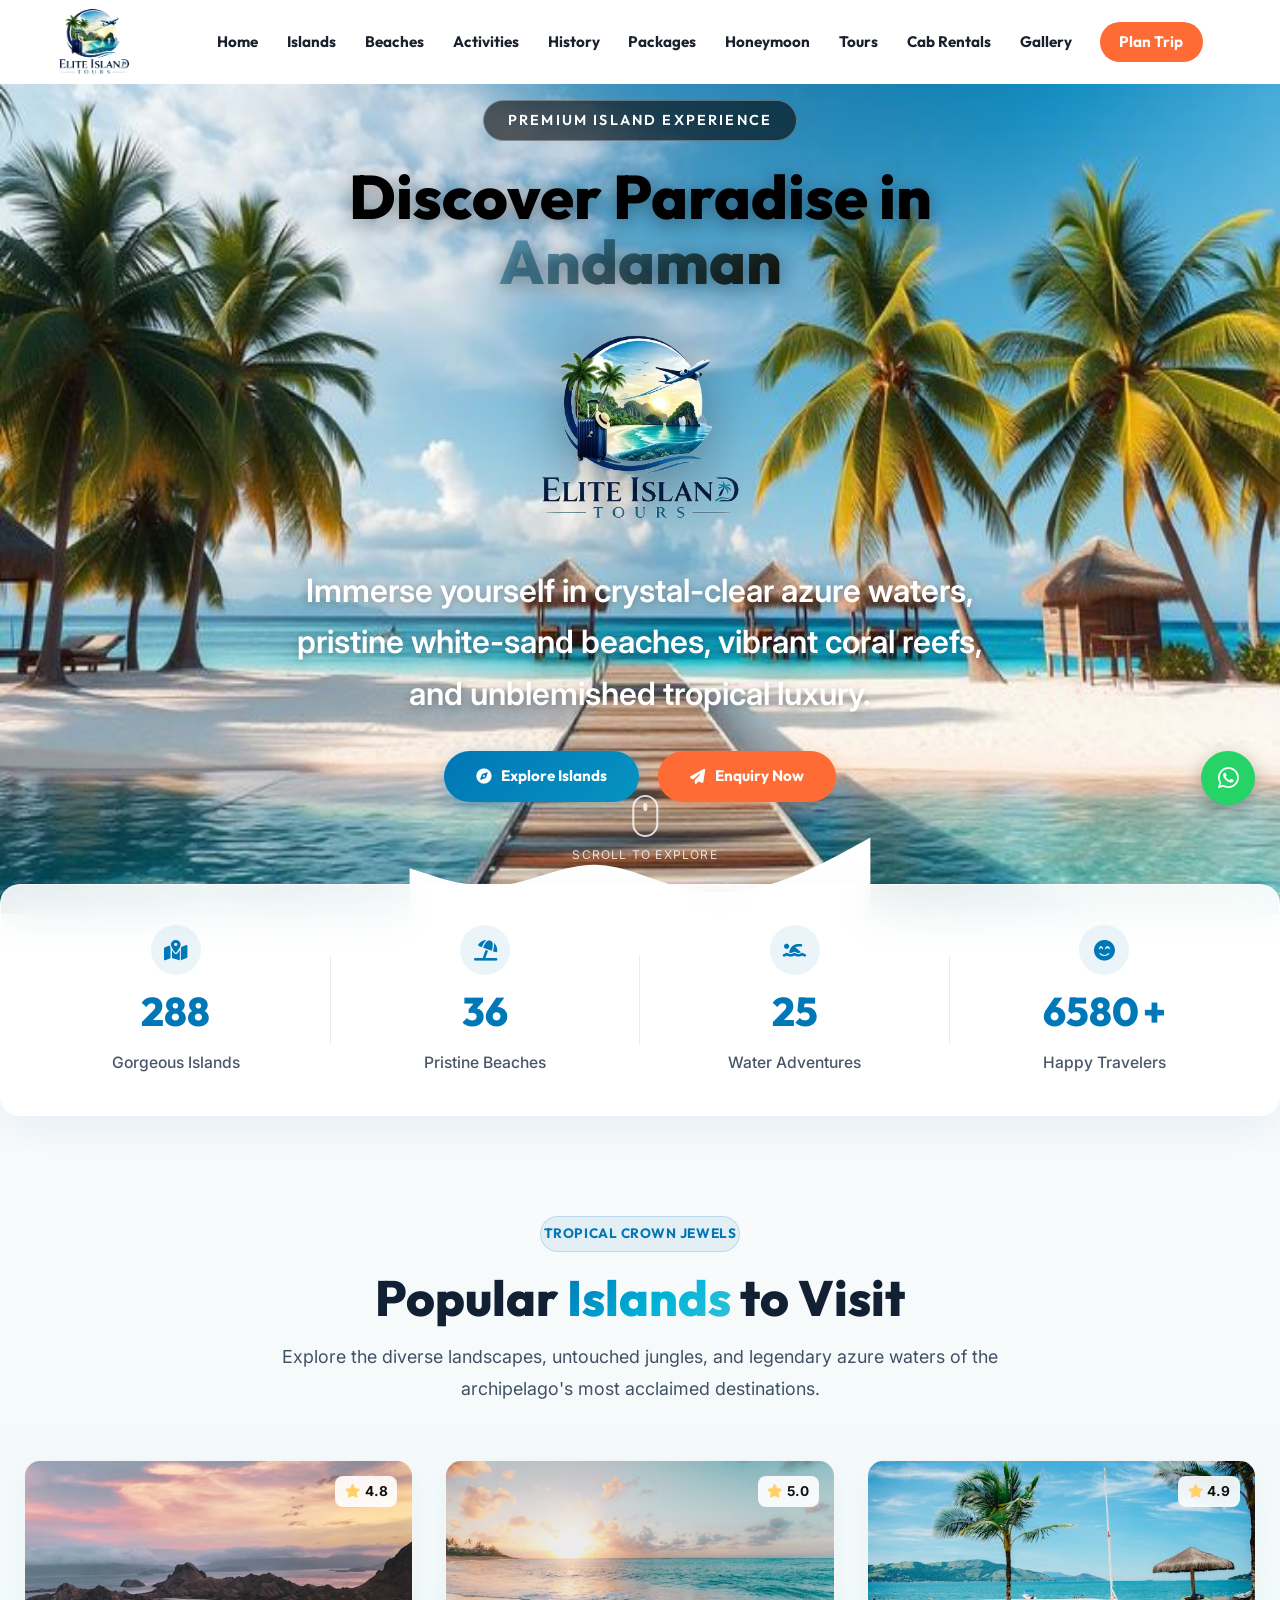
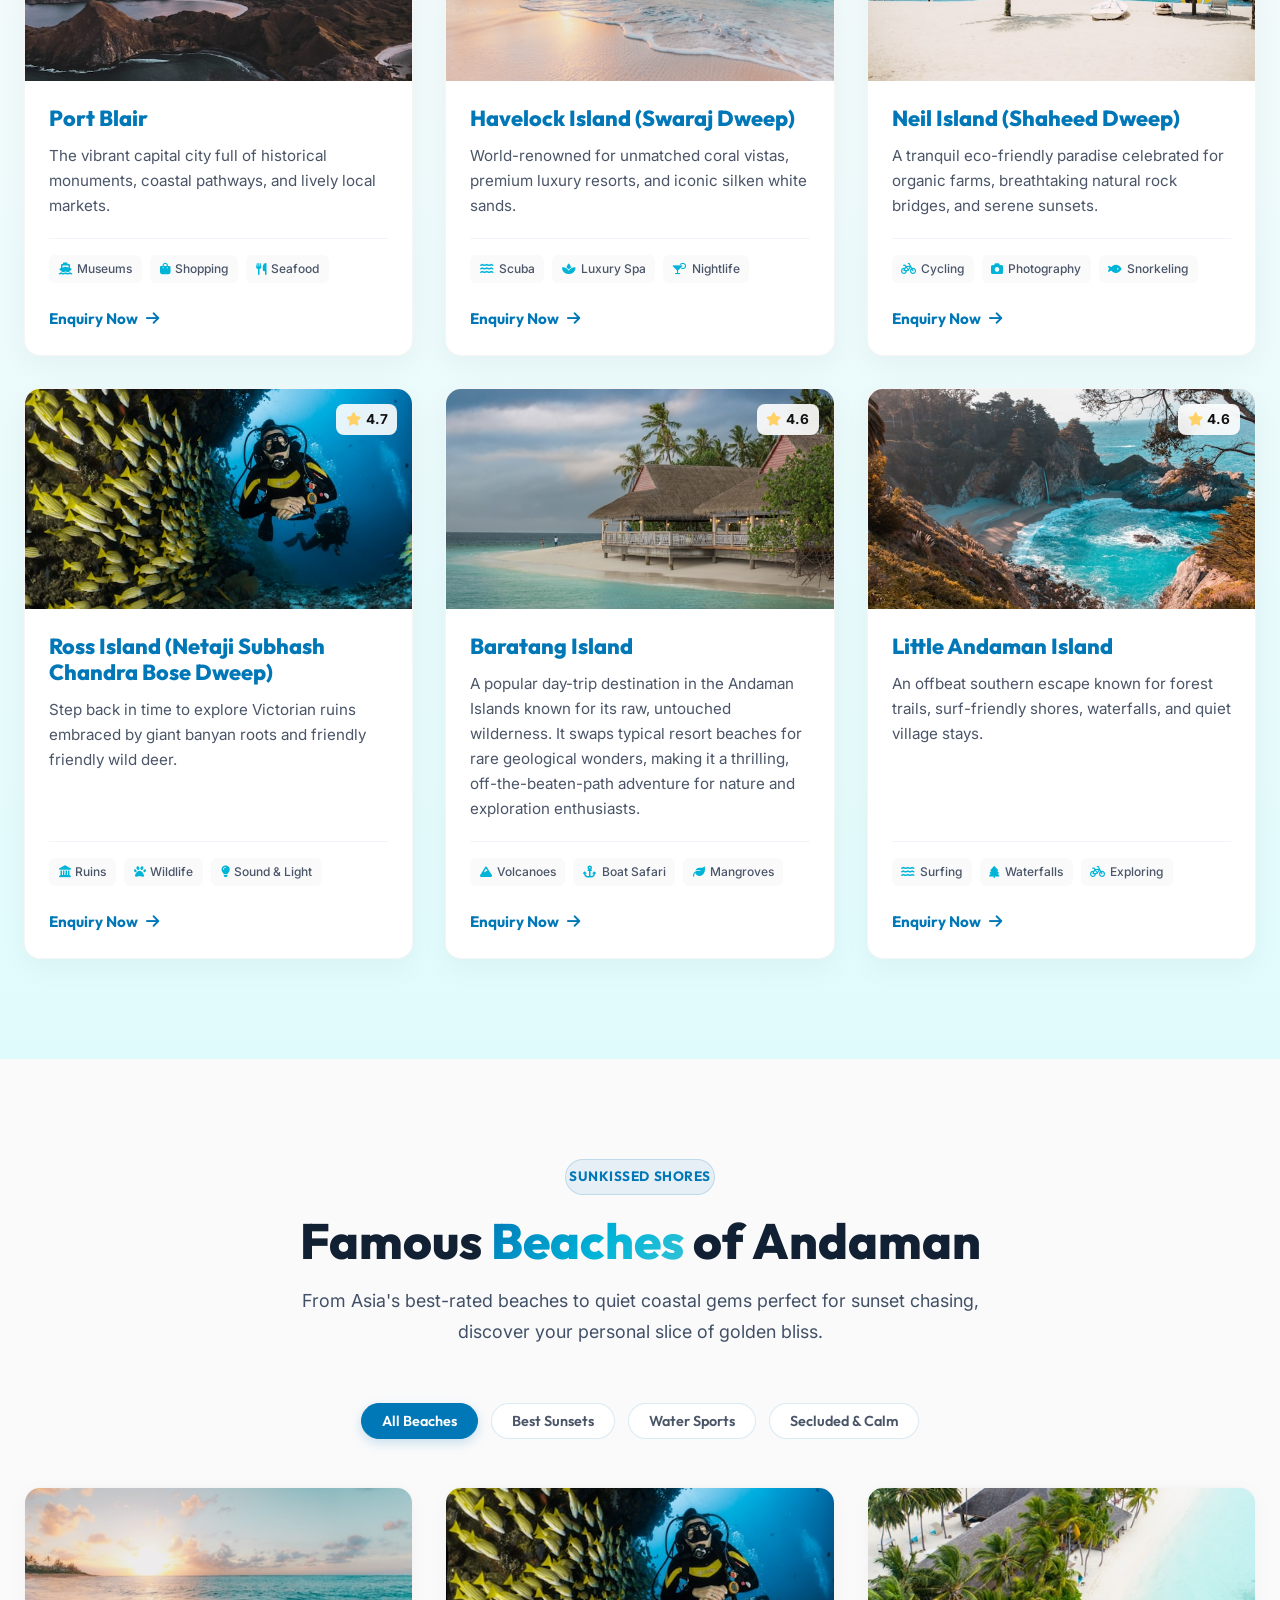
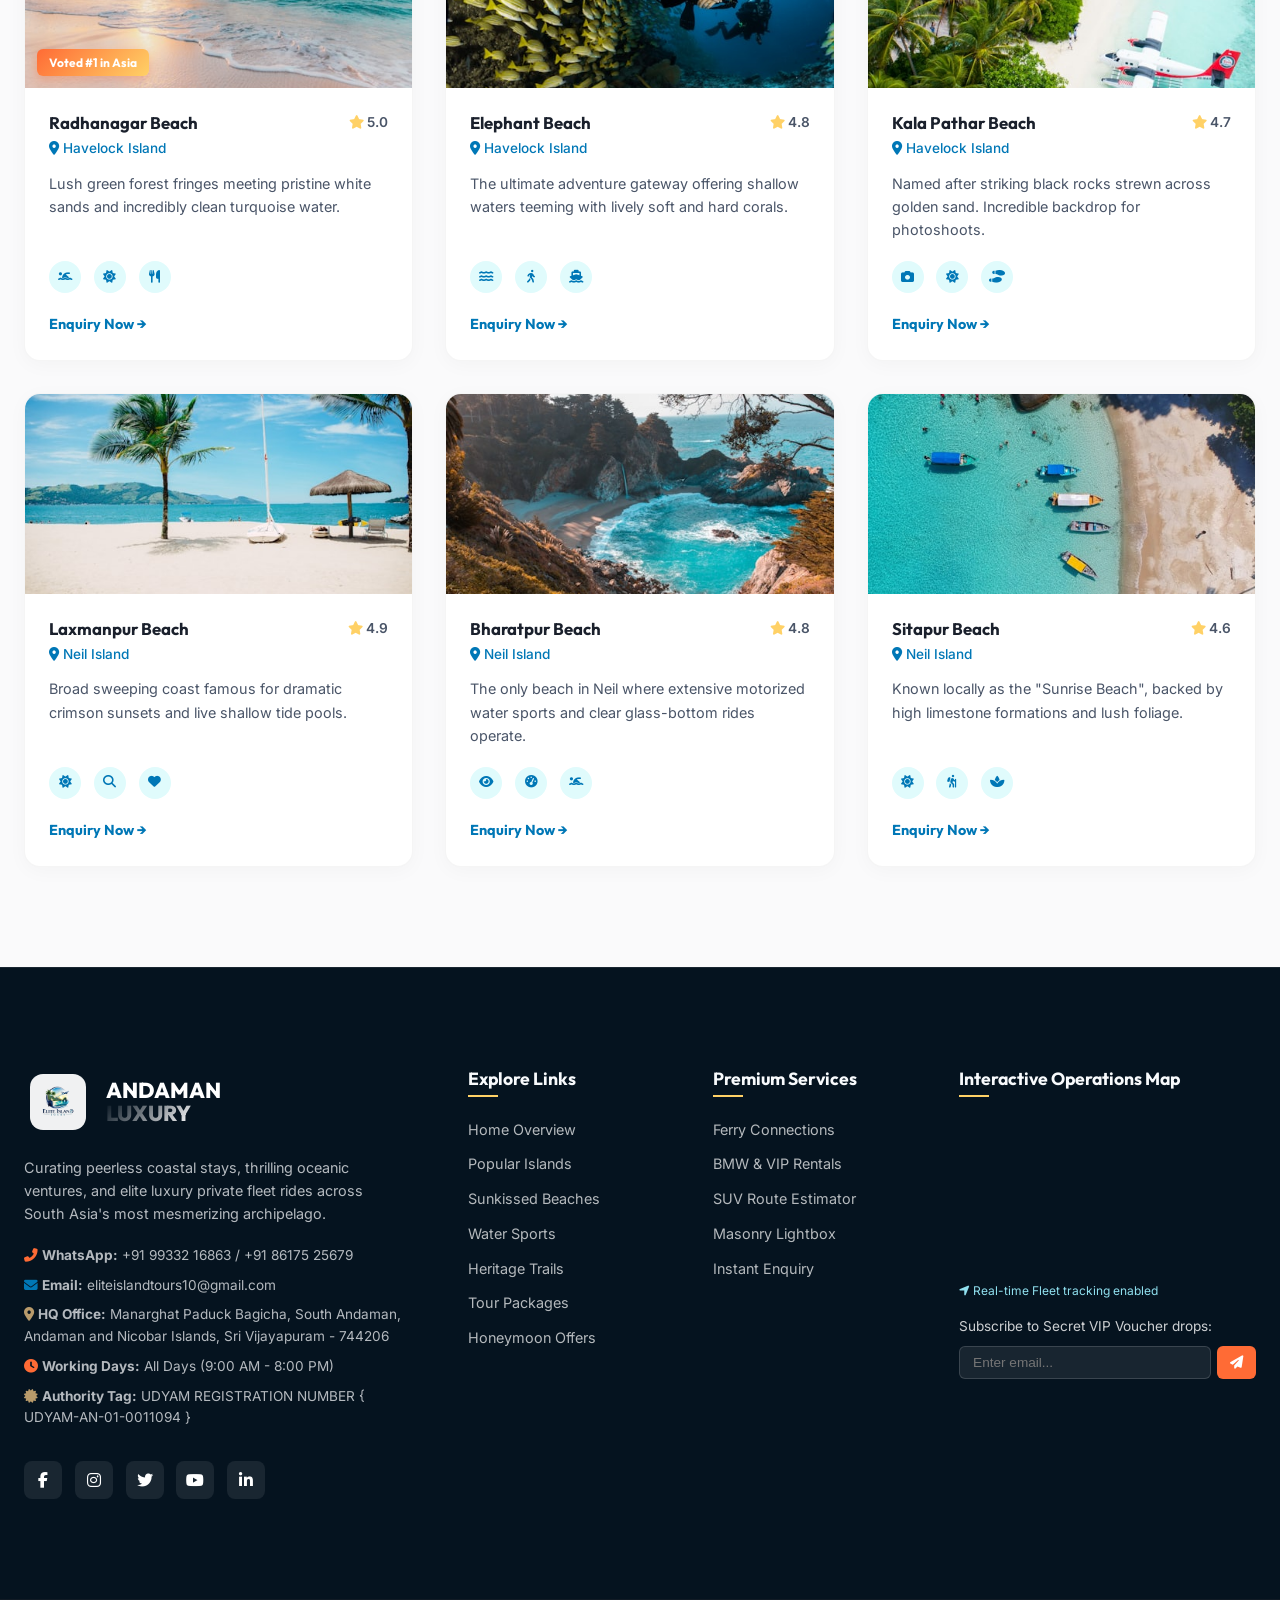
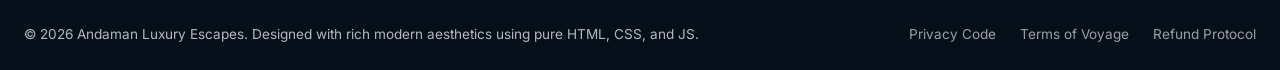
<file: index.html>
<!DOCTYPE html>
<html lang="en">

<head>
    <meta charset="UTF-8">
    <meta name="viewport" content="width=device-width, initial-scale=1.0">
    <title>Andaman & Nicobar Islands | Premium Luxury Travel & Tours</title>
    <meta name="description"
        content="Discover paradise in Andaman & Nicobar Islands. Experience tropical luxury, mesmerizing beaches, thrilling adventure activities, and premium car rentals.">

    <!-- Google Fonts -->
    <link rel="preconnect" href="https://fonts.googleapis.com">
    <link rel="preconnect" href="https://fonts.gstatic.com" crossorigin>
    <link
        href="https://fonts.googleapis.com/css2?family=Inter:wght@300;400;500;600;700&family=Outfit:wght@400;500;600;700;800&display=swap"
        rel="stylesheet">

    <!-- Font Awesome Icons -->
    <link rel="stylesheet" href="https://cdnjs.cloudflare.com/ajax/libs/font-awesome/6.4.0/css/all.min.css">

    <!-- Custom CSS -->
    <link rel="stylesheet" href="style.css">
</head>

<body>

    <!-- Preloader -->
    <div id="preloader" class="preloader">
        <div class="loader-content">
            <div class="waves-loader"></div>
            <span class="loader-text">Loading Paradise...</span>
        </div>
    </div>

    <!-- Floating Action Buttons -->
    <a href="https://wa.me/919933216863" target="_blank" class="floating-btn whatsapp-btn"
        aria-label="Chat on WhatsApp">
        <i class="fab fa-whatsapp"></i>
    </a>
    <button id="backToTop" class="floating-btn back-top-btn" aria-label="Scroll back to top">
        <i class="fas fa-chevron-up"></i>
    </button>

    <!-- Transparent Sticky Navbar -->
    <header class="navbar" id="navbar">
        <div class="nav-container">
            <a href="index.html" class="nav-logo">
                <span class="logo-icon">
                    <img src="image/logo.jpeg" alt="Logo" class="custom-logo">
                </span>
            </a>

            <nav class="nav-links" id="navLinks">
                <a href="index.html" class="nav-link active">Home</a>
                <a href="islands.html" class="nav-link">Islands</a>
                <a href="beaches.html" class="nav-link">Beaches</a>
                <a href="activities.html" class="nav-link">Activities</a>
                <a href="history.html" class="nav-link">History</a>
                <a href="packages.html" class="nav-link">Packages</a>
                <a href="honeymoon.html" class="nav-link">Honeymoon</a>
                <a href="tours.html" class="nav-link">Tours</a>
                <a href="cabs.html" class="nav-link">Cab Rentals</a>
                <a href="gallery.html" class="nav-link">Gallery</a>
                <a href="booking.html" class="nav-link btn-nav">Plan Trip</a>
            </nav>

            <div class="nav-actions">
                <button class="hamburger" id="hamburger" aria-label="Toggle navigation menu">
                    <span class="bar"></span>
                    <span class="bar"></span>
                    <span class="bar"></span>
                </button>
            </div>
        </div>
    </header>

    <!-- 1. HERO SECTION -->
    <section id="hero" class="hero-section">
        <!-- Image Background Placeholder -->
        <div class="image-wrapper">
            <div class="hero-overlay"></div>
        </div>

        <div class="hero-content">
            <span class="welcome-badge reveal-fade">Premium Island Experience</span>
            <h1 class="hero-title reveal-fade">Discover Paradise in <span class="gradient-text">Andaman</span></h1>
            <div class="hero-logo">
                <img src="image/logo.jpeg" alt="">
            </div>
            <p class="hero-subtitle reveal-fade">Immerse yourself in crystal-clear azure waters, pristine white-sand
                beaches, vibrant coral reefs, and unblemished tropical luxury.</p>

            <div class="hero-ctas reveal-fade">
                <a href="#islands" class="btn btn-primary"><i class="fas fa-compass"></i> Explore Islands</a>
                <a href="booking.html" class="btn btn-secondary" data-enquiry-trigger><i class="fas fa-paper-plane"></i>
                    Enquiry Now</a>
            </div>
        </div>

        <!-- Animated Floating Wave & Smooth Scroll Indicator -->
        <div class="wave-container">
            <svg class="hero-wave" xmlns="http://www.w3.org/2000/svg" viewBox="0 0 1440 320">
                <path fill="#ffffff" fill-opacity="1"
                    d="M0,160L48,176C96,192,192,224,288,213.3C384,203,480,149,576,149.3C672,149,768,203,864,224C960,245,1056,235,1152,202.7C1248,171,1344,117,1392,90.7L1440,64L1440,320L1392,320C1344,320,1248,320,1152,320C1056,320,960,320,864,320C768,320,672,320,576,320C480,320,384,320,288,320C192,320,96,320,48,320L0,320Z">
                </path>
            </svg>
        </div>

        <a href="#stats" class="scroll-indicator" aria-label="Scroll down">
            <span class="mouse">
                <span class="wheel"></span>
            </span>
            <span class="scroll-text">Scroll to explore</span>
        </a>
    </section>

    <!-- Animated Counters / Quick Stats Section -->
    <section id="stats" class="stats-section">
        <div class="section-container stats-grid">
            <div class="stat-item reveal-scale">
                <div class="stat-icon"><i class="fas fa-map-marked-alt"></i></div>
                <h3 class="stat-number" data-target="572">0</h3>
                <p class="stat-label">Gorgeous Islands</p>
            </div>
            <div class="stat-item reveal-scale">
                <div class="stat-icon"><i class="fas fa-umbrella-beach"></i></div>
                <h3 class="stat-number" data-target="45">0</h3>
                <p class="stat-label">Pristine Beaches</p>
            </div>
            <div class="stat-item reveal-scale">
                <div class="stat-icon"><i class="fas fa-swimmer"></i></div>
                <h3 class="stat-number" data-target="25">0</h3>
                <p class="stat-label">Water Adventures</p>
            </div>
            <div class="stat-item reveal-scale">
                <div class="stat-icon"><i class="fas fa-smile-beam"></i></div>
                <h3 class="stat-number" data-target="15000">0</h3>
                <h3 class="stat-suffix">+</h3>
                <p class="stat-label">Happy Travelers</p>
            </div>
        </div>
    </section>

    <!-- 2. POPULAR ISLANDS SECTION -->
    <section id="islands" class="islands-section py-section bg-gradient-subtle">
        <div class="section-container">
            <div class="section-header reveal-up">
                <span class="subtitle-pill">Tropical Crown Jewels</span>
                <h2>Popular <span class="gradient-text">Islands</span> to Visit</h2>
                <p>Explore the diverse landscapes, untouched jungles, and legendary azure waters of the archipelago's
                    most acclaimed destinations.</p>
            </div>

            <div class="islands-grid">
                <!-- Island Card 1 -->
                <div class="island-card reveal-up">
                    <div class="card-img-wrapper">
                        <img src="image/unsplash-1589309736404-2e142a2acdf0-w600.jpg" alt="Port Blair" loading="lazy">
                        <div class="rating-badge"><i class="fas fa-star"></i> 4.8</div>
                    </div>
                    <div class="card-content">
                        <h3>Port Blair</h3>
                        <p>The vibrant capital city full of historical monuments, coastal pathways, and lively local
                            markets.</p>
                        <div class="card-activities">
                            <span><i class="fas fa-ship"></i> Museums</span>
                            <span><i class="fas fa-shopping-bag"></i> Shopping</span>
                            <span><i class="fas fa-utensils"></i> Seafood</span>
                        </div>
                        <a href="booking.html" class="btn-explore" data-enquiry-trigger>Enquiry Now <i
                                class="fas fa-arrow-right"></i></a>
                    </div>
                </div>

                <!-- Island Card 2 -->
                <div class="island-card reveal-up" style="transition-delay: 0.1s;">
                    <div class="card-img-wrapper">
                        <img src="image/unsplash-1507525428034-b723cf961d3e-w600.jpg" alt="Havelock Island"
                            loading="lazy">
                        <div class="rating-badge"><i class="fas fa-star"></i> 5.0</div>
                    </div>
                    <div class="card-content">
                        <h3>Havelock Island (Swaraj Dweep)</h3>
                        <p>World-renowned for unmatched coral vistas, premium luxury resorts, and iconic silken white
                            sands.</p>
                        <div class="card-activities">
                            <span><i class="fas fa-water"></i> Scuba</span>
                            <span><i class="fas fa-spa"></i> Luxury Spa</span>
                            <span><i class="fas fa-cocktail"></i> Nightlife</span>
                        </div>
                        <a href="booking.html" class="btn-explore" data-enquiry-trigger>Enquiry Now <i
                                class="fas fa-arrow-right"></i></a>
                    </div>
                </div>

                <!-- Island Card 3 -->
                <div class="island-card reveal-up" style="transition-delay: 0.2s;">
                    <div class="card-img-wrapper">
                        <img src="image/unsplash-1519046904884-53103b34b206-w600.jpg" alt="Neil Island" loading="lazy">
                        <div class="rating-badge"><i class="fas fa-star"></i> 4.9</div>
                    </div>
                    <div class="card-content">
                        <h3>Neil Island (Shaheed Dweep)</h3>
                        <p>A tranquil eco-friendly paradise celebrated for organic farms, breathtaking natural rock
                            bridges, and serene sunsets.</p>
                        <div class="card-activities">
                            <span><i class="fas fa-bicycle"></i> Cycling</span>
                            <span><i class="fas fa-camera"></i> Photography</span>
                            <span><i class="fas fa-fish"></i> Snorkeling</span>
                        </div>
                        <a href="booking.html" class="btn-explore" data-enquiry-trigger>Enquiry Now <i
                                class="fas fa-arrow-right"></i></a>
                    </div>
                </div>

                <!-- Island Card 4 -->
                <div class="island-card reveal-up" style="transition-delay: 0.3s;">
                    <div class="card-img-wrapper">
                        <img src="image/unsplash-1544551763-46a013bb70d5-w600.jpg" alt="Ross Island" loading="lazy">
                        <div class="rating-badge"><i class="fas fa-star"></i> 4.7</div>
                    </div>
                    <div class="card-content">
                        <h3>Ross Island (Netaji Subhash Chandra Bose Dweep)</h3>
                        <p>Step back in time to explore Victorian ruins embraced by giant banyan roots and friendly
                            friendly wild deer.</p>
                        <div class="card-activities">
                            <span><i class="fas fa-landmark"></i> Ruins</span>
                            <span><i class="fas fa-paw"></i> Wildlife</span>
                            <span><i class="fas fa-lightbulb"></i> Sound & Light</span>
                        </div>
                        <a href="booking.html" class="btn-explore" data-enquiry-trigger>Enquiry Now <i
                                class="fas fa-arrow-right"></i></a>
                    </div>
                </div>

                <!-- Island Card 5 -->
                <div class="island-card reveal-up">
                    <div class="card-img-wrapper">
                        <img src="image/unsplash-1499793983690-e29da59ef1c2-w600.jpg" alt="Baratang Island"
                            loading="lazy">
                        <div class="rating-badge"><i class="fas fa-star"></i> 4.6</div>
                    </div>
                    <div class="card-content">
                        <h3>Baratang Island</h3>
                        <p>A popular day-trip destination in the Andaman Islands known for its raw, untouched
                            wilderness. It swaps typical resort beaches for rare geological wonders, making it a
                            thrilling, off-the-beaten-path adventure for nature and exploration enthusiasts.</p>
                        <div class="card-activities">
                            <span><i class="fas fa-mountain"></i> Volcanoes</span>
                            <span><i class="fas fa-anchor"></i> Boat Safari</span>
                            <span><i class="fas fa-leaf"></i> Mangroves</span>
                        </div>
                        <a href="booking.html" class="btn-explore" data-enquiry-trigger>Enquiry Now <i
                                class="fas fa-arrow-right"></i></a>
                    </div>
                </div>

                <!-- Island Card 6 -->
                <div class="island-card reveal-up" style="transition-delay: 0.1s;">
                    <div class="card-img-wrapper">
                        <img src="image/unsplash-1510414842594-a61c69b5ae57-w600.jpg" alt="Little Andaman Island"
                            loading="lazy">
                        <div class="rating-badge"><i class="fas fa-star"></i> 4.6</div>
                    </div>
                    <div class="card-content">
                        <h3>Little Andaman Island</h3>
                        <p>An offbeat southern escape known for forest trails, surf-friendly shores, waterfalls, and
                            quiet village stays.</p>
                        <div class="card-activities">
                            <span><i class="fas fa-water"></i> Surfing</span>
                            <span><i class="fas fa-tree"></i> Waterfalls</span>
                            <span><i class="fas fa-bicycle"></i> Exploring</span>
                        </div>
                        <a href="booking.html" class="btn-explore" data-enquiry-trigger>Enquiry Now <i
                                class="fas fa-arrow-right"></i></a>
                    </div>
                </div>

            </div>
        </div>
    </section>

    <!-- 3. FAMOUS BEACHES SECTION -->
    <section id="beaches" class="beaches-section py-section">
        <div class="section-container">
            <div class="section-header reveal-up">
                <span class="subtitle-pill">Sunkissed Shores</span>
                <h2>Famous <span class="gradient-text">Beaches</span> of Andaman</h2>
                <p>From Asia's best-rated beaches to quiet coastal gems perfect for sunset chasing, discover your
                    personal slice of golden bliss.</p>
            </div>

            <!-- Category filter buttons for interactive feel -->
            <div class="filter-container reveal-up">
                <button class="filter-btn active" data-filter="all">All Beaches</button>
                <button class="filter-btn" data-filter="sunset">Best Sunsets</button>
                <button class="filter-btn" data-filter="watersports">Water Sports</button>
                <button class="filter-btn" data-filter="secluded">Secluded & Calm</button>
            </div>

            <div class="beaches-grid">
                <!-- Beach 1 -->
                <div class="beach-card reveal-up" data-category="sunset">
                    <div class="beach-img">
                        <img src="image/unsplash-1507525428034-b723cf961d3e-w500.jpg" alt="Radhanagar Beach"
                            loading="lazy">
                        <span class="badge-premium">Voted #1 in Asia</span>
                    </div>
                    <div class="beach-details">
                        <div class="beach-title-row">
                            <h4>Radhanagar Beach</h4>
                            <span class="stars"><i class="fas fa-star"></i> 5.0</span>
                        </div>
                        <p class="beach-loc"><i class="fas fa-map-marker-alt"></i> Havelock Island</p>
                        <p class="beach-desc">Lush green forest fringes meeting pristine white sands and incredibly
                            clean turquoise water.</p>
                        <div class="beach-icons">
                            <span title="Swimming Allowed"><i class="fas fa-swimmer"></i></span>
                            <span title="Spectacular Sunset"><i class="fas fa-sun"></i></span>
                            <span title="Eateries Nearby"><i class="fas fa-utensils"></i></span>
                        </div>
                        <a href="booking.html" class="btn-text" data-enquiry-trigger>Enquiry Now &rarr;</a>
                    </div>
                </div>

                <!-- Beach 2 -->
                <div class="beach-card reveal-up" data-category="watersports">
                    <div class="beach-img">
                        <img src="image/unsplash-1544551763-46a013bb70d5-w500.jpg" alt="Elephant Beach" loading="lazy">
                    </div>
                    <div class="beach-details">
                        <div class="beach-title-row">
                            <h4>Elephant Beach</h4>
                            <span class="stars"><i class="fas fa-star"></i> 4.8</span>
                        </div>
                        <p class="beach-loc"><i class="fas fa-map-marker-alt"></i> Havelock Island</p>
                        <p class="beach-desc">The ultimate adventure gateway offering shallow waters teeming with lively
                            soft and hard corals.</p>
                        <div class="beach-icons">
                            <span title="Snorkeling"><i class="fas fa-water"></i></span>
                            <span title="Sea Walking"><i class="fas fa-walking"></i></span>
                            <span title="Speed Boats"><i class="fas fa-ship"></i></span>
                        </div>
                        <a href="booking.html" class="btn-text" data-enquiry-trigger>Enquiry Now &rarr;</a>
                    </div>
                </div>

                <!-- Beach 3 -->
                <div class="beach-card reveal-up" data-category="sunset">
                    <div class="beach-img">
                        <img src="image/unsplash-1512100356356-de1b84283e18-w500.jpg" alt="Kala Pathar Beach"
                            loading="lazy">
                    </div>
                    <div class="beach-details">
                        <div class="beach-title-row">
                            <h4>Kala Pathar Beach</h4>
                            <span class="stars"><i class="fas fa-star"></i> 4.7</span>
                        </div>
                        <p class="beach-loc"><i class="fas fa-map-marker-alt"></i> Havelock Island</p>
                        <p class="beach-desc">Named after striking black rocks strewn across golden sand. Incredible
                            backdrop for photoshoots.</p>
                        <div class="beach-icons">
                            <span title="Photography"><i class="fas fa-camera"></i></span>
                            <span title="Sunrise views"><i class="fas fa-sun"></i></span>
                            <span title="Quiet walks"><i class="fas fa-shoe-prints"></i></span>
                        </div>
                        <a href="booking.html" class="btn-text" data-enquiry-trigger>Enquiry Now &rarr;</a>
                    </div>
                </div>

                <!-- Beach 4 -->
                <div class="beach-card reveal-up" data-category="sunset">
                    <div class="beach-img">
                        <img src="image/unsplash-1519046904884-53103b34b206-w500.jpg" alt="Laxmanpur Beach"
                            loading="lazy">
                    </div>
                    <div class="beach-details">
                        <div class="beach-title-row">
                            <h4>Laxmanpur Beach</h4>
                            <span class="stars"><i class="fas fa-star"></i> 4.9</span>
                        </div>
                        <p class="beach-loc"><i class="fas fa-map-marker-alt"></i> Neil Island</p>
                        <p class="beach-desc">Broad sweeping coast famous for dramatic crimson sunsets and live shallow
                            tide pools.</p>
                        <div class="beach-icons">
                            <span title="Magnificent Sunset"><i class="fas fa-sun"></i></span>
                            <span title="Beach Combing"><i class="fas fa-search"></i></span>
                            <span title="Romantic Vibe"><i class="fas fa-heart"></i></span>
                        </div>
                        <a href="booking.html" class="btn-text" data-enquiry-trigger>Enquiry Now &rarr;</a>
                    </div>
                </div>

                <!-- Beach 5 -->
                <div class="beach-card reveal-up" data-category="watersports">
                    <div class="beach-img">
                        <img src="image/unsplash-1510414842594-a61c69b5ae57-w500.jpg" alt="Bharatpur Beach"
                            loading="lazy">
                    </div>
                    <div class="beach-details">
                        <div class="beach-title-row">
                            <h4>Bharatpur Beach</h4>
                            <span class="stars"><i class="fas fa-star"></i> 4.8</span>
                        </div>
                        <p class="beach-loc"><i class="fas fa-map-marker-alt"></i> Neil Island</p>
                        <p class="beach-desc">The only beach in Neil where extensive motorized water sports and clear
                            glass-bottom rides operate.</p>
                        <div class="beach-icons">
                            <span title="Glass Bottom Boat"><i class="fas fa-eye"></i></span>
                            <span title="Jet Ski"><i class="fas fa-tachometer-alt"></i></span>
                            <span title="Swimming"><i class="fas fa-swimmer"></i></span>
                        </div>
                        <a href="booking.html" class="btn-text" data-enquiry-trigger>Enquiry Now &rarr;</a>
                    </div>
                </div>

                <!-- Beach 6 -->
                <div class="beach-card reveal-up" data-category="secluded">
                    <div class="beach-img">
                        <img src="image/unsplash-1506929562872-bb421503ef21-w500.jpg" alt="Sitapur Beach"
                            loading="lazy">
                    </div>
                    <div class="beach-details">
                        <div class="beach-title-row">
                            <h4>Sitapur Beach</h4>
                            <span class="stars"><i class="fas fa-star"></i> 4.6</span>
                        </div>
                        <p class="beach-loc"><i class="fas fa-map-marker-alt"></i> Neil Island</p>
                        <p class="beach-desc">Known locally as the "Sunrise Beach", backed by high limestone formations
                            and lush foliage.</p>
                        <div class="beach-icons">
                            <span title="Splendid Sunrise"><i class="fas fa-sun"></i></span>
                            <span title="Trekking Trails"><i class="fas fa-hiking"></i></span>
                            <span title="Calm Retreat"><i class="fas fa-spa"></i></span>
                        </div>
                        <a href="booking.html" class="btn-text" data-enquiry-trigger>Enquiry Now &rarr;</a>
                    </div>
                </div>

            </div>
        </div>
    </section>

    <!-- 12. CONTACT SECTION / FOOTER -->
    <footer id="contact" class="footer-section bg-dark-deep text-white">
        <!-- Main Contact Row -->
        <div class="section-container footer-top py-section">
            <div class="footer-grid">
                <!-- Info block -->
                <div class="footer-col brand-col reveal-up">
                    <div class="footer-logo">
                        <span class="logo-icon text-orange"><img src="image/logo.jpeg" alt="Logo"
                                class="footer-logo"></span>
                        <span class="logo-title-foot">ANDAMAN <span class="gradient-text">LUXURY</span></span>
                    </div>
                    <p class="footer-brand-desc">Curating peerless coastal stays, thrilling oceanic ventures, and elite
                        luxury private fleet rides across South Asia's most mesmerizing archipelago.</p>

                    <div class="contact-methods mt-small">
                        <p><i class="fas fa-phone-alt text-orange"></i> <strong>WhatsApp:</strong> +91 99332 16863 / +91
                            86175 25679</p>
                        <p><i class="fas fa-envelope text-blue"></i> <strong>Email:</strong>
                            eliteislandtours10@gmail.com</p>
                        <p><i class="fas fa-map-marker-alt text-sand"></i> <strong>HQ Office:</strong> Manarghat Paduck
                            Bagicha, South Andaman, Andaman and Nicobar Islands, Sri Vijayapuram - 744206</p>
                        <p><i class="fas fa-clock text-orange"></i> <strong>Working Days:</strong> All Days (9:00 AM -
                            8:00 PM)</p>
                        <p><i class="fas fa-certificate text-sand"></i> <strong>Authority Tag:</strong> UDYAM
                            REGISTRATION NUMBER { UDYAM-AN-01-0011094 }</p>
                    </div>

                    <div class="social-icons mt-medium">
                        <a href="#" aria-label="Facebook"><i class="fab fa-facebook-f"></i></a>
                        <a href="#" aria-label="Instagram"><i class="fab fa-instagram"></i></a>
                        <a href="#" aria-label="Twitter"><i class="fab fa-twitter"></i></a>
                        <a href="#" aria-label="YouTube"><i class="fab fa-youtube"></i></a>
                        <a href="#" aria-label="LinkedIn"><i class="fab fa-linkedin-in"></i></a>
                    </div>
                </div>

                <!-- Quick links -->
                <div class="footer-col links-col reveal-up" style="transition-delay: 0.1s;">
                    <h4>Explore Links</h4>
                    <ul>
                        <li><a href="index.html">Home Overview</a></li>
                        <li><a href="islands.html">Popular Islands</a></li>
                        <li><a href="beaches.html">Sunkissed Beaches</a></li>
                        <li><a href="activities.html">Water Sports</a></li>
                        <li><a href="history.html">Heritage Trails</a></li>
                        <li><a href="packages.html">Tour Packages</a></li>
                        <li><a href="honeymoon.html">Honeymoon Offers</a></li>
                    </ul>
                </div>

                <!-- Secondary links -->
                <div class="footer-col links-col reveal-up" style="transition-delay: 0.2s;">
                    <h4>Premium Services</h4>
                    <ul>
                        <li><a href="tours.html">Ferry Connections</a></li>
                        <li><a href="cabs.html">BMW & VIP Rentals</a></li>
                        <li><a href="cabs.html">SUV Route Estimator</a></li>
                        <li><a href="gallery.html">Masonry Lightbox</a></li>
                        <li><a href="booking.html">Instant Enquiry</a></li>
                    </ul>
                </div>

                <!-- Map placeholder & Subscribe -->
                <div class="footer-col map-col reveal-up" style="transition-delay: 0.3s;">
                    <h4>Interactive Operations Map</h4>
                    <!-- Interactive map wrapper placeholder simulating high fidelity view -->
                    <div class="map-placeholder">
                        <iframe
                            src="https://www.google.com/maps?q=Manarghat%20paduck%20bagicha%20South%20Andaman%20Andaman%20and%20Nicobar%20Islands%20Sri%20Vijayapuram%20744206&output=embed"
                            width="100%" height="150" style="border:0; border-radius: 8px;" allowfullscreen=""
                            loading="lazy" referrerpolicy="no-referrer-when-downgrade"
                            title="Port Blair Regional Google Map">
                        </iframe>
                        <span class="map-caption"><i class="fas fa-location-arrow"></i> Real-time Fleet tracking
                            enabled</span>
                    </div>

                    <!-- Newsletter inline Form -->
                    <div class="newsletter-box mt-small">
                        <span>Subscribe to Secret VIP Voucher drops:</span>
                        <form id="newsletterForm" class="news-form mt-mini">
                            <input type="email" placeholder="Enter email..." required>
                            <button type="submit" aria-label="Subscribe"><i class="fas fa-paper-plane"></i></button>
                        </form>
                    </div>
                </div>
            </div>
        </div>

        <!-- Footer Bottom Legal bar -->
        <div class="footer-bottom">
            <div class="section-container bottom-bar-container">
                <p>&copy; 2026 Andaman Luxury Escapes. Designed with rich modern aesthetics using pure HTML, CSS, and
                    JS.</p>
                <div class="legal-links">
                    <a href="#">Privacy Code</a>
                    <a href="#">Terms of Voyage</a>
                    <a href="#">Refund Protocol</a>
                </div>
            </div>
        </div>
    </footer>

    <!-- Custom JavaScript -->
    <script src="script.js"></script>
</body>

</html>
</file>
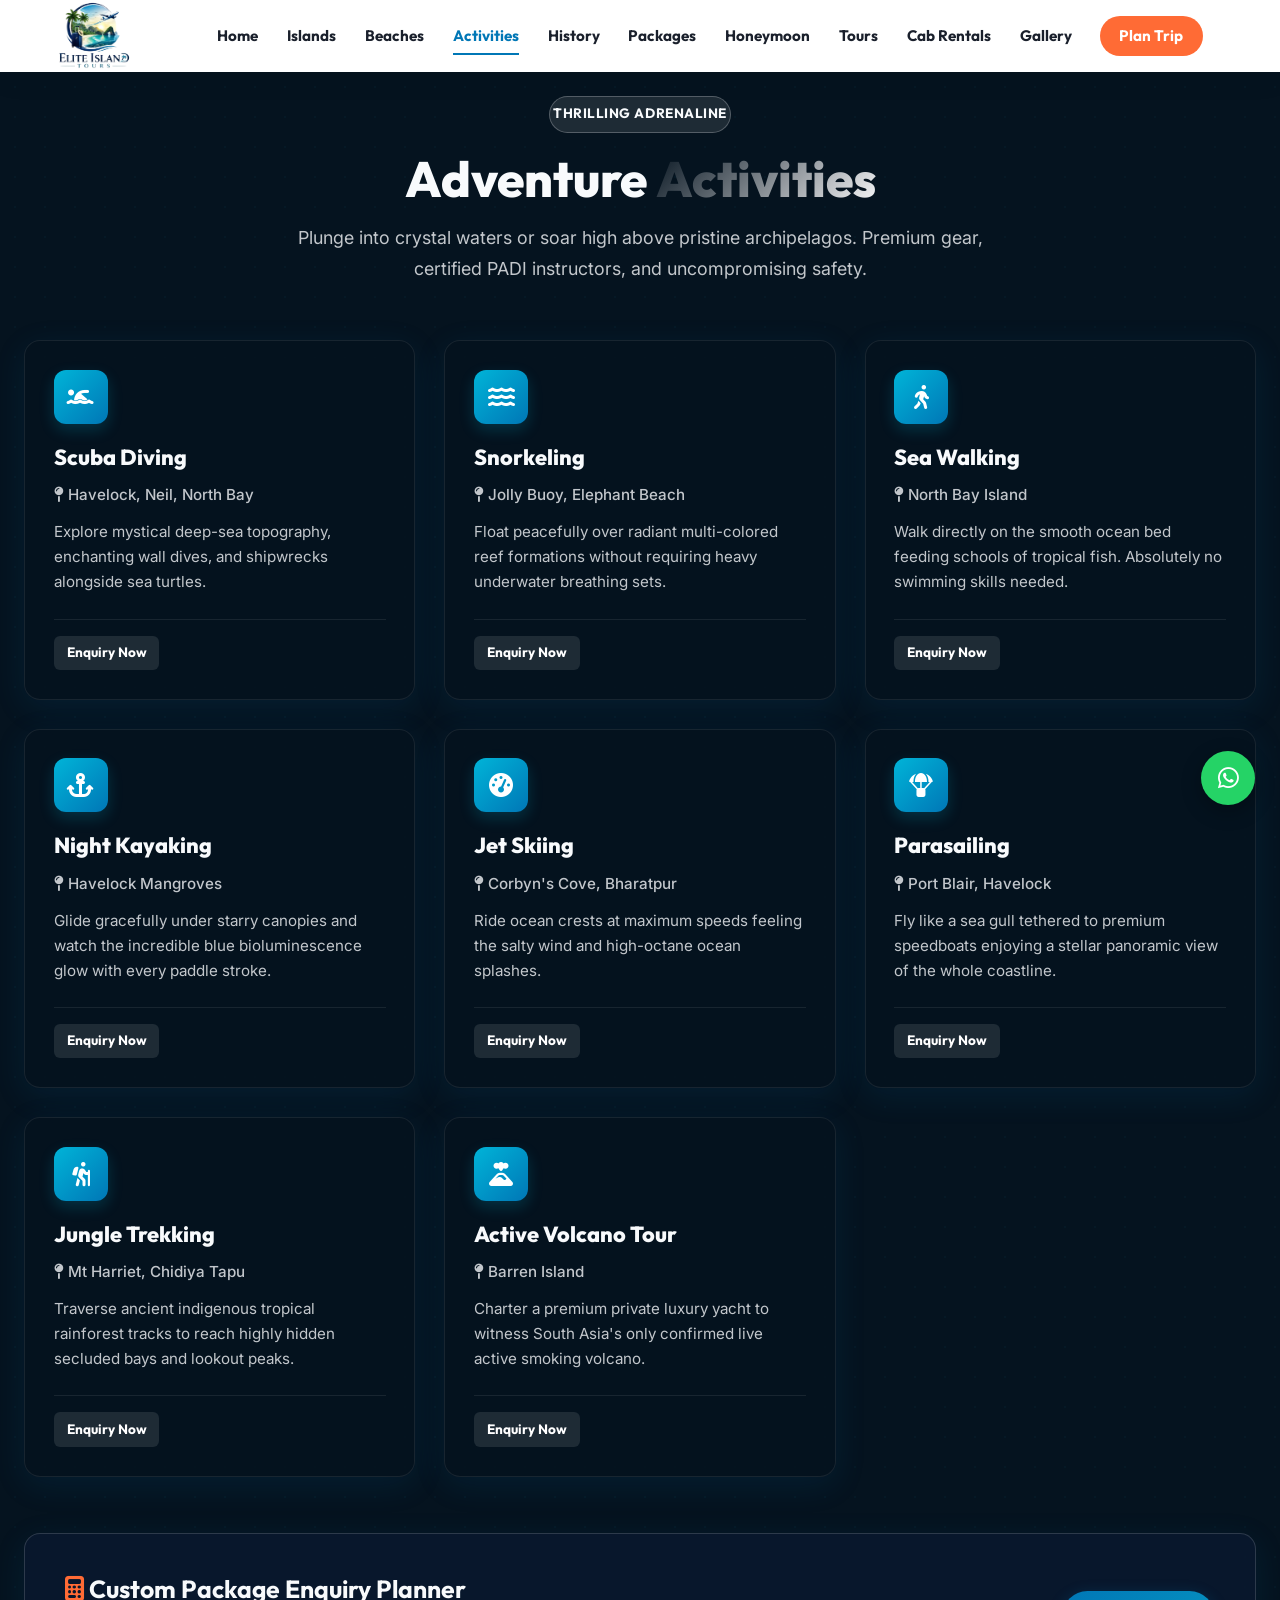
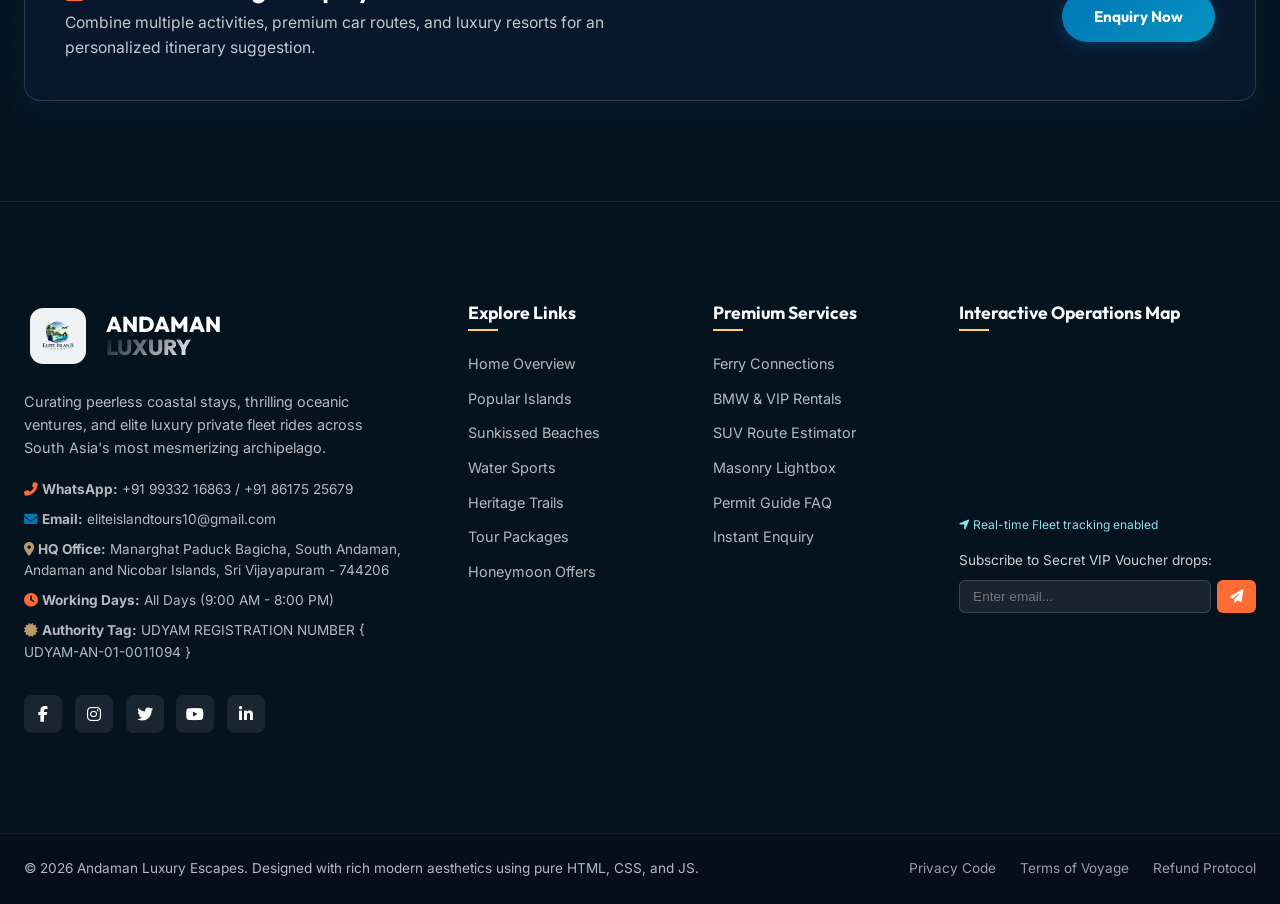
<file: activities.html>
<!DOCTYPE html>
<html lang="en">
<head>
    <meta charset="UTF-8">
    <meta name="viewport" content="width=device-width, initial-scale=1.0">
    <title>Adventure Activities | Andaman & Nicobar Islands Premium Luxury Travel</title>
    <meta name="description" content="Plunge into crystal waters or soar high above pristine archipelagos. Premium gear, certified PADI instructors, and uncompromising safety.">
    
    <!-- Google Fonts -->
    <link rel="preconnect" href="https://fonts.googleapis.com">
    <link rel="preconnect" href="https://fonts.gstatic.com" crossorigin>
    <link href="https://fonts.googleapis.com/css2?family=Inter:wght@300;400;500;600;700&family=Outfit:wght@400;500;600;700;800&display=swap" rel="stylesheet">
    
    <!-- Font Awesome Icons -->
    <link rel="stylesheet" href="https://cdnjs.cloudflare.com/ajax/libs/font-awesome/6.4.0/css/all.min.css">
    
    <!-- Custom CSS -->
    <link rel="stylesheet" href="style.css">
</head>
<body class="subpage-body">

    <!-- Preloader -->
    <div id="preloader" class="preloader">
        <div class="loader-content">
            <div class="waves-loader"></div>
            <span class="loader-text">Loading Paradise...</span>
        </div>
    </div>

    <!-- Floating Action Buttons -->
    <a href="https://wa.me/919933216863" target="_blank" class="floating-btn whatsapp-btn" aria-label="Chat on WhatsApp">
        <i class="fab fa-whatsapp"></i>
    </a>
    <button id="backToTop" class="floating-btn back-top-btn" aria-label="Scroll back to top">
        <i class="fas fa-chevron-up"></i>
    </button>

    <!-- Transparent Sticky Navbar -->
    <header class="navbar navbar-subpage scrolled" id="navbar">
        <div class="nav-container">
            <a href="index.html" class="nav-logo">
                <span class="logo-icon">
                    <img src="image/logo.jpeg" alt="Logo" class="custom-logo">
                </span>
            </a>
            
            <nav class="nav-links" id="navLinks">
                <a href="index.html" class="nav-link">Home</a>
                <a href="islands.html" class="nav-link">Islands</a>
                <a href="beaches.html" class="nav-link">Beaches</a>
                <a href="activities.html" class="nav-link active">Activities</a>
                <a href="history.html" class="nav-link">History</a>
                <a href="packages.html" class="nav-link">Packages</a>
                <a href="honeymoon.html" class="nav-link">Honeymoon</a>
                <a href="tours.html" class="nav-link">Tours</a>
                <a href="cabs.html" class="nav-link">Cab Rentals</a>
                <a href="gallery.html" class="nav-link">Gallery</a>
                <a href="booking.html" class="nav-link btn-nav">Plan Trip</a>
            </nav>

            <div class="nav-actions">
               
                <button class="hamburger" id="hamburger" aria-label="Toggle navigation menu">
                    <span class="bar"></span>
                    <span class="bar"></span>
                    <span class="bar"></span>
                </button>
            </div>
        </div>
    </header>

    <!-- ADVENTURE ACTIVITIES SECTION -->
    <section id="activities" class="activities-section py-section bg-dark-deep text-white">
        <!-- Parallax coral texture effect -->
        <div class="ocean-bg-overlay"></div>
        
        <div class="section-container relative-z">
            <div class="section-header reveal-up">
                <span class="subtitle-pill border-light">Thrilling Adrenaline</span>
                <h2>Adventure <span class="gradient-text">Activities</span></h2>
                <p>Plunge into crystal waters or soar high above pristine archipelagos. Premium gear, certified PADI instructors, and uncompromising safety.</p>
            </div>

            <div class="activities-grid">
                <!-- Activity 1 -->
                <div class="activity-card glassmorphism reveal-up">
                    <div class="act-icon"><i class="fas fa-swimmer"></i></div>
                    <h3>Scuba Diving</h3>
                    <p class="act-loc"><i class="fas fa-map-pin"></i> Havelock, Neil, North Bay</p>
                    <p class="act-desc">Explore mystical deep-sea topography, enchanting wall dives, and shipwrecks alongside sea turtles.</p>
                    <div class="act-footer">
                        <a href="booking.html" class="btn-book-sm" data-enquiry-trigger>Enquiry Now</a>
                    </div>
                </div>

                <!-- Activity 2 -->
                <div class="activity-card glassmorphism reveal-up" style="transition-delay: 0.1s;">
                    <div class="act-icon"><i class="fas fa-water"></i></div>
                    <h3>Snorkeling</h3>
                    <p class="act-loc"><i class="fas fa-map-pin"></i> Jolly Buoy, Elephant Beach</p>
                    <p class="act-desc">Float peacefully over radiant multi-colored reef formations without requiring heavy underwater breathing sets.</p>
                    <div class="act-footer">
                        <a href="booking.html" class="btn-book-sm" data-enquiry-trigger>Enquiry Now</a>
                    </div>
                </div>

                <!-- Activity 3 -->
                <div class="activity-card glassmorphism reveal-up" style="transition-delay: 0.2s;">
                    <div class="act-icon"><i class="fas fa-walking"></i></div>
                    <h3>Sea Walking</h3>
                    <p class="act-loc"><i class="fas fa-map-pin"></i> North Bay Island</p>
                    <p class="act-desc">Walk directly on the smooth ocean bed feeding schools of tropical fish. Absolutely no swimming skills needed.</p>
                    <div class="act-footer">
                        <a href="booking.html" class="btn-book-sm" data-enquiry-trigger>Enquiry Now</a>
                    </div>
                </div>

                <!-- Activity 4 -->
                <div class="activity-card glassmorphism reveal-up" style="transition-delay: 0.3s;">
                    <div class="act-icon"><i class="fas fa-anchor"></i></div>
                    <h3>Night Kayaking</h3>
                    <p class="act-loc"><i class="fas fa-map-pin"></i> Havelock Mangroves</p>
                    <p class="act-desc">Glide gracefully under starry canopies and watch the incredible blue bioluminescence glow with every paddle stroke.</p>
                    <div class="act-footer">
                        <a href="booking.html" class="btn-book-sm" data-enquiry-trigger>Enquiry Now</a>
                    </div>
                </div>

                <!-- Activity 5 -->
                <div class="activity-card glassmorphism reveal-up">
                    <div class="act-icon"><i class="fas fa-tachometer-alt"></i></div>
                    <h3>Jet Skiing</h3>
                    <p class="act-loc"><i class="fas fa-map-pin"></i> Corbyn's Cove, Bharatpur</p>
                    <p class="act-desc">Ride ocean crests at maximum speeds feeling the salty wind and high-octane ocean splashes.</p>
                    <div class="act-footer">
                        <a href="booking.html" class="btn-book-sm" data-enquiry-trigger>Enquiry Now</a>
                    </div>
                </div>

                <!-- Activity 6 -->
                <div class="activity-card glassmorphism reveal-up" style="transition-delay: 0.1s;">
                    <div class="act-icon"><i class="fas fa-parachute-box"></i></div>
                    <h3>Parasailing</h3>
                    <p class="act-loc"><i class="fas fa-map-pin"></i> Port Blair, Havelock</p>
                    <p class="act-desc">Fly like a sea gull tethered to premium speedboats enjoying a stellar panoramic view of the whole coastline.</p>
                    <div class="act-footer">
                        <a href="booking.html" class="btn-book-sm" data-enquiry-trigger>Enquiry Now</a>
                    </div>
                </div>

                <!-- Activity 7 -->
                <div class="activity-card glassmorphism reveal-up" style="transition-delay: 0.2s;">
                    <div class="act-icon"><i class="fas fa-hiking"></i></div>
                    <h3>Jungle Trekking</h3>
                    <p class="act-loc"><i class="fas fa-map-pin"></i> Mt Harriet, Chidiya Tapu</p>
                    <p class="act-desc">Traverse ancient indigenous tropical rainforest tracks to reach highly hidden secluded bays and lookout peaks.</p>
                    <div class="act-footer">
                        <a href="booking.html" class="btn-book-sm" data-enquiry-trigger>Enquiry Now</a>
                    </div>
                </div>

                <!-- Activity 8 -->
                <div class="activity-card glassmorphism reveal-up" style="transition-delay: 0.3s;">
                    <div class="act-icon"><i class="fas fa-volcano"></i></div>
                    <h3>Active Volcano Tour</h3>
                    <p class="act-loc"><i class="fas fa-map-pin"></i> Barren Island</p>
                    <p class="act-desc">Charter a premium private luxury yacht to witness South Asia's only confirmed live active smoking volcano.</p>
                    <div class="act-footer">
                        <a href="booking.html" class="btn-book-sm" data-enquiry-trigger>Enquiry Now</a>
                    </div>
                </div>
            </div>

            <!-- Tour Package Calculator Custom Estimator Integration Preview -->
            <div class="package-calc-banner glassmorphism mt-big reveal-up">
                <div class="calc-banner-left">
                    <h3><i class="fas fa-calculator text-orange"></i> Custom Package Enquiry Planner</h3>
                    <p>Combine multiple activities, premium car routes, and luxury resorts for an personalized itinerary suggestion.</p>
                </div>
                <a href="booking.html" class="btn btn-primary" data-enquiry-trigger>Enquiry Now</a>
            </div>
        </div>
    </section>

    <!-- CONTACT SECTION / FOOTER -->
    <footer id="contact" class="footer-section bg-dark-deep text-white">
        <!-- Main Contact Row -->
        <div class="section-container footer-top py-section">
            <div class="footer-grid">
                <!-- Info block -->
                <div class="footer-col brand-col reveal-up">
                    <div class="footer-logo">
                        <span class="logo-icon text-orange"><img src="image/logo.jpeg" alt="Logo" class="footer-logo"></span>
                        <span class="logo-title-foot">ANDAMAN <span class="gradient-text">LUXURY</span></span>
                    </div>
                    <p class="footer-brand-desc">Curating peerless coastal stays, thrilling oceanic ventures, and elite luxury private fleet rides across South Asia's most mesmerizing archipelago.</p>
                    
                    <div class="contact-methods mt-small">
                        <p><i class="fas fa-phone-alt text-orange"></i> <strong>WhatsApp:</strong> +91 99332 16863 / +91 86175 25679</p>
                        <p><i class="fas fa-envelope text-blue"></i> <strong>Email:</strong> eliteislandtours10@gmail.com</p>
                        <p><i class="fas fa-map-marker-alt text-sand"></i> <strong>HQ Office:</strong> Manarghat Paduck Bagicha, South Andaman, Andaman and Nicobar Islands, Sri Vijayapuram - 744206</p>
                        <p><i class="fas fa-clock text-orange"></i> <strong>Working Days:</strong> All Days (9:00 AM - 8:00 PM)</p>
                        <p><i class="fas fa-certificate text-sand"></i> <strong>Authority Tag:</strong> UDYAM REGISTRATION NUMBER { UDYAM-AN-01-0011094 }</p>
                    </div>

                    <div class="social-icons mt-medium">
                        <a href="#" aria-label="Facebook"><i class="fab fa-facebook-f"></i></a>
                        <a href="#" aria-label="Instagram"><i class="fab fa-instagram"></i></a>
                        <a href="#" aria-label="Twitter"><i class="fab fa-twitter"></i></a>
                        <a href="#" aria-label="YouTube"><i class="fab fa-youtube"></i></a>
                        <a href="#" aria-label="LinkedIn"><i class="fab fa-linkedin-in"></i></a>
                    </div>
                </div>

                <!-- Quick links -->
                <div class="footer-col links-col reveal-up" style="transition-delay: 0.1s;">
                    <h4>Explore Links</h4>
                    <ul>
                        <li><a href="index.html">Home Overview</a></li>
                        <li><a href="islands.html">Popular Islands</a></li>
                        <li><a href="beaches.html">Sunkissed Beaches</a></li>
                        <li><a href="activities.html">Water Sports</a></li>
                        <li><a href="history.html">Heritage Trails</a></li>
                        <li><a href="packages.html">Tour Packages</a></li>
                        <li><a href="honeymoon.html">Honeymoon Offers</a></li>
                    </ul>
                </div>

                <!-- Secondary links -->
                <div class="footer-col links-col reveal-up" style="transition-delay: 0.2s;">
                    <h4>Premium Services</h4>
                    <ul>
                        <li><a href="tours.html">Ferry Connections</a></li>
                        <li><a href="cabs.html">BMW & VIP Rentals</a></li>
                        <li><a href="cabs.html">SUV Route Estimator</a></li>
                        <li><a href="gallery.html">Masonry Lightbox</a></li>
                        <li><a href="index.html#faq">Permit Guide FAQ</a></li>
                        <li><a href="booking.html">Instant Enquiry</a></li>
                    </ul>
                </div>

                <!-- Map placeholder & Subscribe -->
                <div class="footer-col map-col reveal-up" style="transition-delay: 0.3s;">
                    <h4>Interactive Operations Map</h4>
                    <div class="map-placeholder">
                        <iframe 
                            src="https://www.google.com/maps?q=Manarghat%20paduck%20bagicha%20South%20Andaman%20Andaman%20and%20Nicobar%20Islands%20Sri%20Vijayapuram%20744206&output=embed" 
                            width="100%" 
                            height="150" 
                            style="border:0; border-radius: 8px;" 
                            allowfullscreen="" 
                            loading="lazy" 
                            referrerpolicy="no-referrer-when-downgrade"
                            title="Port Blair Regional Google Map">
                        </iframe>
                        <span class="map-caption"><i class="fas fa-location-arrow"></i> Real-time Fleet tracking enabled</span>
                    </div>

                    <!-- Newsletter inline Form -->
                    <div class="newsletter-box mt-small">
                        <span>Subscribe to Secret VIP Voucher drops:</span>
                        <form id="newsletterForm" class="news-form mt-mini">
                            <input type="email" placeholder="Enter email..." required>
                            <button type="submit" aria-label="Subscribe"><i class="fas fa-paper-plane"></i></button>
                        </form>
                    </div>
                </div>
            </div>
        </div>

        <!-- Footer Bottom Legal bar -->
        <div class="footer-bottom">
            <div class="section-container bottom-bar-container">
                <p>&copy; 2026 Andaman Luxury Escapes. Designed with rich modern aesthetics using pure HTML, CSS, and JS.</p>
                <div class="legal-links">
                    <a href="#">Privacy Code</a>
                    <a href="#">Terms of Voyage</a>
                    <a href="#">Refund Protocol</a>
                </div>
            </div>
        </div>
    </footer>

    <!-- Custom JavaScript -->
    <script src="script.js"></script>
</body>
</html>
</file>
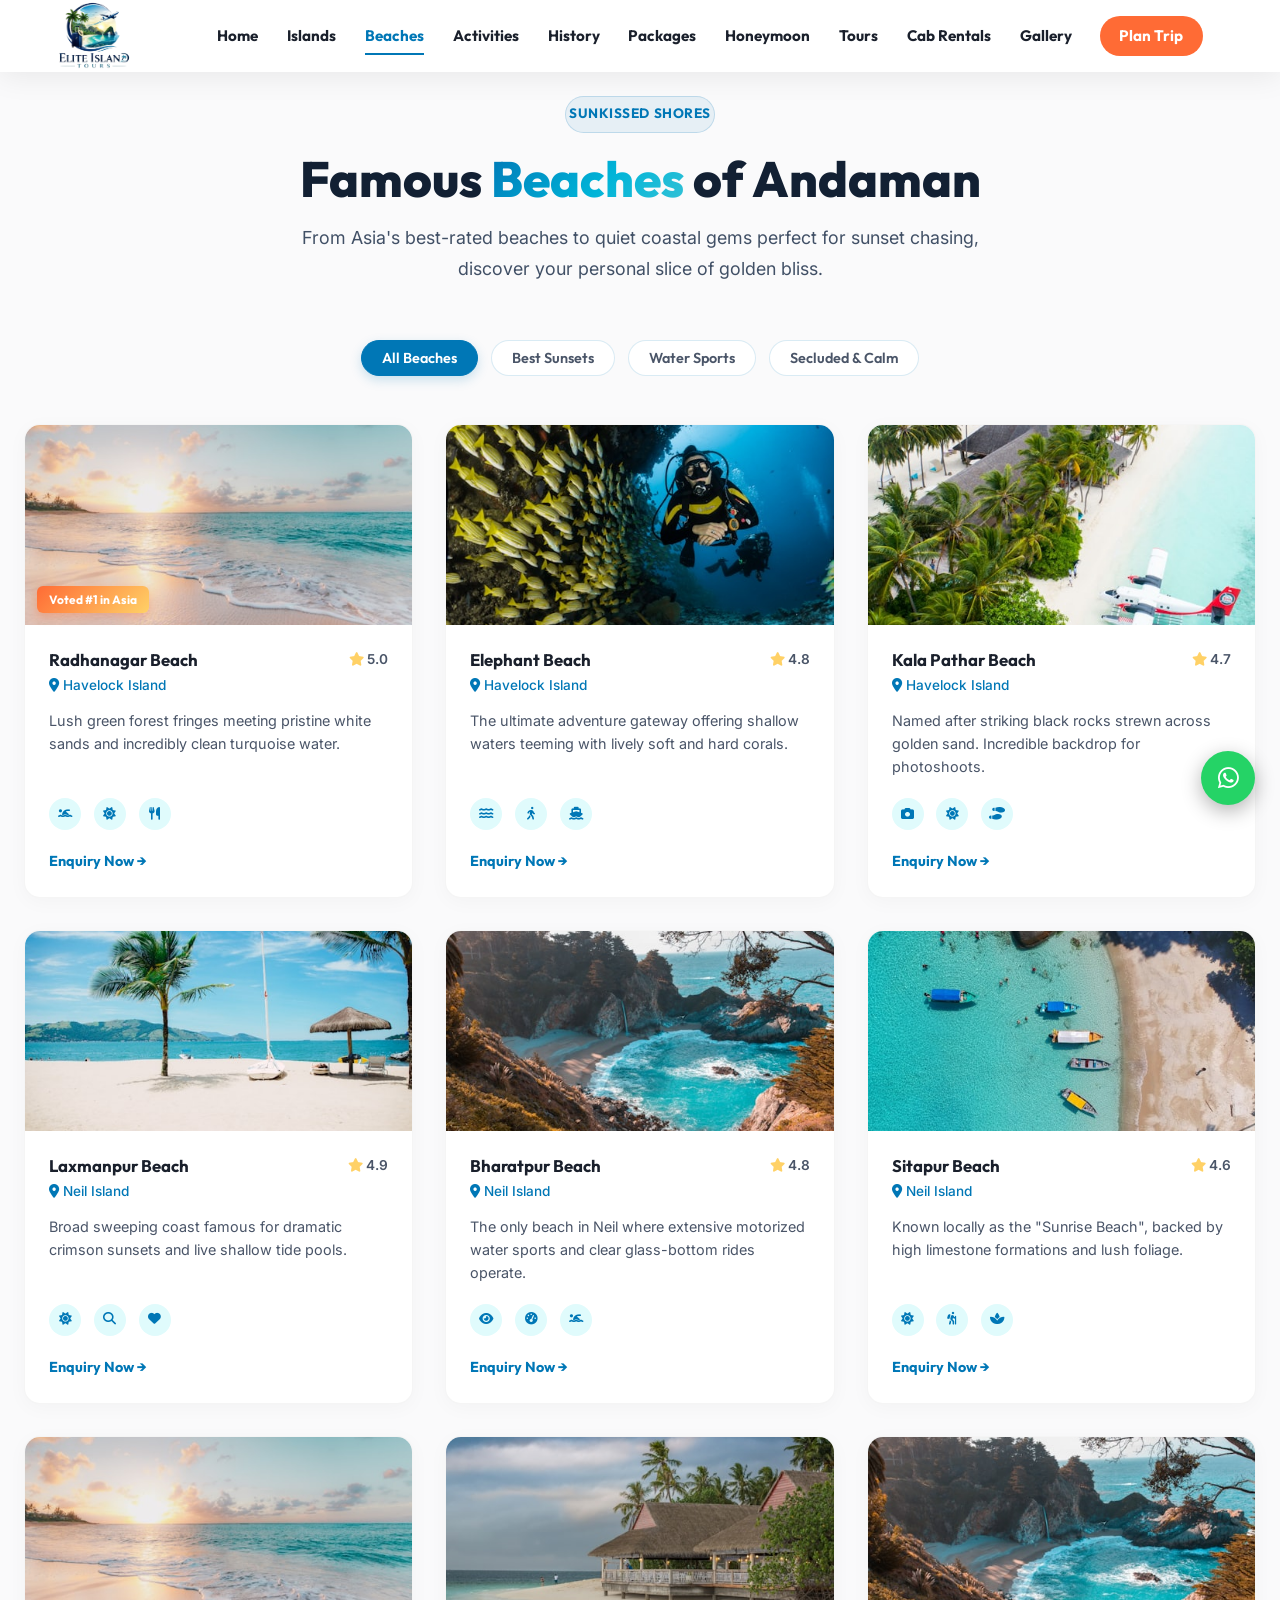
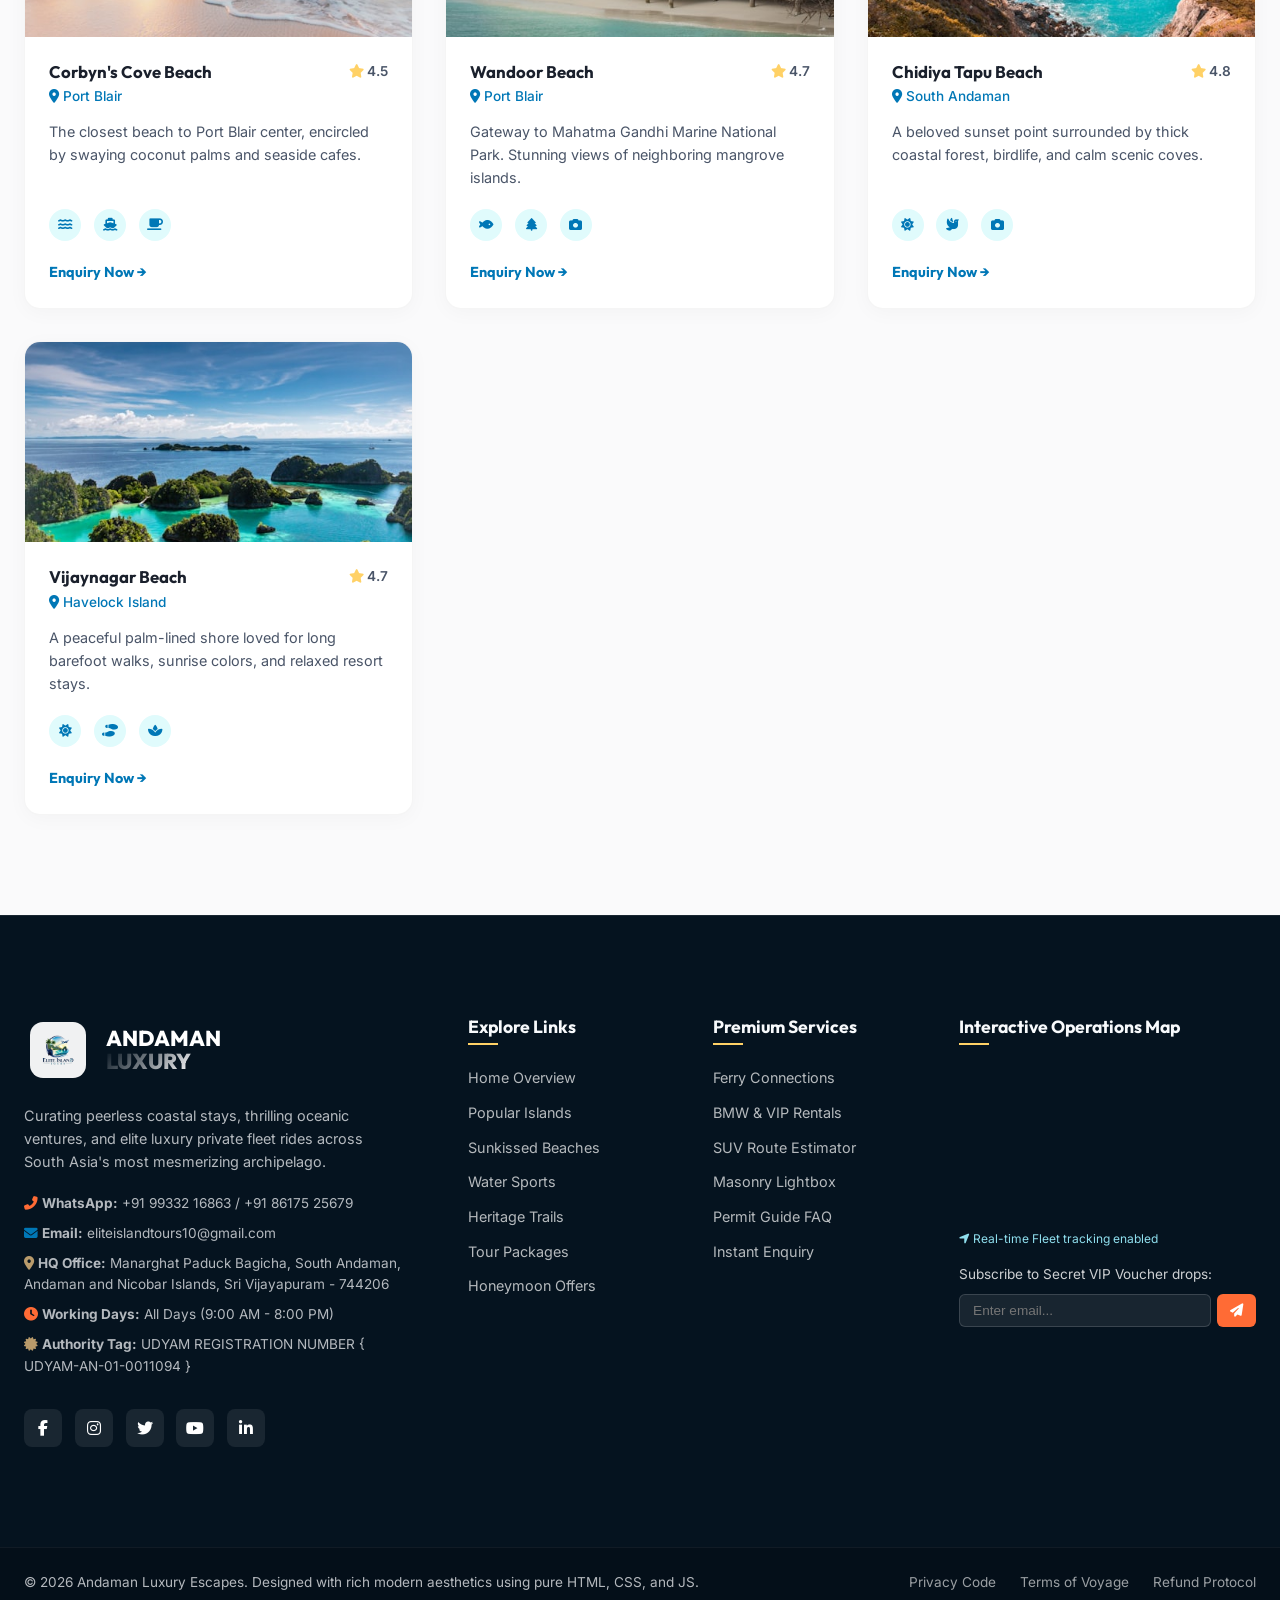
<file: beaches.html>
<!DOCTYPE html>
<html lang="en">
<head>
    <meta charset="UTF-8">
    <meta name="viewport" content="width=device-width, initial-scale=1.0">
    <title>Famous Beaches | Andaman & Nicobar Islands Premium Luxury Travel</title>
    <meta name="description" content="From Asia's best-rated beaches to quiet coastal gems perfect for sunset chasing, discover your personal slice of golden bliss.">
    
    <!-- Google Fonts -->
    <link rel="preconnect" href="https://fonts.googleapis.com">
    <link rel="preconnect" href="https://fonts.gstatic.com" crossorigin>
    <link href="https://fonts.googleapis.com/css2?family=Inter:wght@300;400;500;600;700&family=Outfit:wght@400;500;600;700;800&display=swap" rel="stylesheet">
    
    <!-- Font Awesome Icons -->
    <link rel="stylesheet" href="https://cdnjs.cloudflare.com/ajax/libs/font-awesome/6.4.0/css/all.min.css">
    
    <!-- Custom CSS -->
    <link rel="stylesheet" href="style.css">
</head>
<body class="subpage-body">

    <!-- Preloader -->
    <div id="preloader" class="preloader">
        <div class="loader-content">
            <div class="waves-loader"></div>
            <span class="loader-text">Loading Paradise...</span>
        </div>
    </div>

    <!-- Floating Action Buttons -->
    <a href="https://wa.me/919933216863" target="_blank" class="floating-btn whatsapp-btn" aria-label="Chat on WhatsApp">
        <i class="fab fa-whatsapp"></i>
    </a>
    <button id="backToTop" class="floating-btn back-top-btn" aria-label="Scroll back to top">
        <i class="fas fa-chevron-up"></i>
    </button>

    <!-- Transparent Sticky Navbar -->
    <header class="navbar navbar-subpage scrolled" id="navbar">
        <div class="nav-container">
            <a href="index.html" class="nav-logo">
                <span class="logo-icon">
                    <img src="image/logo.jpeg" alt="Logo" class="custom-logo">
                </span>
            </a>
            
            <nav class="nav-links" id="navLinks">
                <a href="index.html" class="nav-link">Home</a>
                <a href="islands.html" class="nav-link">Islands</a>
                <a href="beaches.html" class="nav-link active">Beaches</a>
                <a href="activities.html" class="nav-link">Activities</a>
                <a href="history.html" class="nav-link">History</a>
                <a href="packages.html" class="nav-link">Packages</a>
                <a href="honeymoon.html" class="nav-link">Honeymoon</a>
                <a href="tours.html" class="nav-link">Tours</a>
                <a href="cabs.html" class="nav-link">Cab Rentals</a>
                <a href="gallery.html" class="nav-link">Gallery</a>
                <a href="booking.html" class="nav-link btn-nav">Plan Trip</a>
            </nav>

            <div class="nav-actions">
                
                <button class="hamburger" id="hamburger" aria-label="Toggle navigation menu">
                    <span class="bar"></span>
                    <span class="bar"></span>
                    <span class="bar"></span>
                </button>
            </div>
        </div>
    </header>

    <!-- FAMOUS BEACHES SECTION -->
    <section id="beaches" class="beaches-section py-section">
        <div class="section-container">
            <div class="section-header reveal-up">
                <span class="subtitle-pill">Sunkissed Shores</span>
                <h2>Famous <span class="gradient-text">Beaches</span> of Andaman</h2>
                <p>From Asia's best-rated beaches to quiet coastal gems perfect for sunset chasing, discover your personal slice of golden bliss.</p>
            </div>

            <!-- Category filter buttons for interactive feel -->
            <div class="filter-container reveal-up">
                <button class="filter-btn active" data-filter="all">All Beaches</button>
                <button class="filter-btn" data-filter="sunset">Best Sunsets</button>
                <button class="filter-btn" data-filter="watersports">Water Sports</button>
                <button class="filter-btn" data-filter="secluded">Secluded & Calm</button>
            </div>

            <div class="beaches-grid">
                <!-- Beach 1 -->
                <div class="beach-card reveal-up" data-category="sunset">
                    <div class="beach-img">
                        <img src="image/unsplash-1507525428034-b723cf961d3e-w500.jpg" alt="Radhanagar Beach" loading="lazy">
                        <span class="badge-premium">Voted #1 in Asia</span>
                    </div>
                    <div class="beach-details">
                        <div class="beach-title-row">
                            <h4>Radhanagar Beach</h4>
                            <span class="stars"><i class="fas fa-star"></i> 5.0</span>
                        </div>
                        <p class="beach-loc"><i class="fas fa-map-marker-alt"></i> Havelock Island</p>
                        <p class="beach-desc">Lush green forest fringes meeting pristine white sands and incredibly clean turquoise water.</p>
                        <div class="beach-icons">
                            <span title="Swimming Allowed"><i class="fas fa-swimmer"></i></span>
                            <span title="Spectacular Sunset"><i class="fas fa-sun"></i></span>
                            <span title="Eateries Nearby"><i class="fas fa-utensils"></i></span>
                        </div>
                        <a href="booking.html" class="btn-text" data-enquiry-trigger>Enquiry Now &rarr;</a>
                    </div>
                </div>

                <!-- Beach 2 -->
                <div class="beach-card reveal-up" data-category="watersports">
                    <div class="beach-img">
                        <img src="image/unsplash-1544551763-46a013bb70d5-w500.jpg" alt="Elephant Beach" loading="lazy">
                    </div>
                    <div class="beach-details">
                        <div class="beach-title-row">
                            <h4>Elephant Beach</h4>
                            <span class="stars"><i class="fas fa-star"></i> 4.8</span>
                        </div>
                        <p class="beach-loc"><i class="fas fa-map-marker-alt"></i> Havelock Island</p>
                        <p class="beach-desc">The ultimate adventure gateway offering shallow waters teeming with lively soft and hard corals.</p>
                        <div class="beach-icons">
                            <span title="Snorkeling"><i class="fas fa-water"></i></span>
                            <span title="Sea Walking"><i class="fas fa-walking"></i></span>
                            <span title="Speed Boats"><i class="fas fa-ship"></i></span>
                        </div>
                        <a href="booking.html" class="btn-text" data-enquiry-trigger>Enquiry Now &rarr;</a>
                    </div>
                </div>

                <!-- Beach 3 -->
                <div class="beach-card reveal-up" data-category="sunset">
                    <div class="beach-img">
                        <img src="image/unsplash-1512100356356-de1b84283e18-w500.jpg" alt="Kala Pathar Beach" loading="lazy">
                    </div>
                    <div class="beach-details">
                        <div class="beach-title-row">
                            <h4>Kala Pathar Beach</h4>
                            <span class="stars"><i class="fas fa-star"></i> 4.7</span>
                        </div>
                        <p class="beach-loc"><i class="fas fa-map-marker-alt"></i> Havelock Island</p>
                        <p class="beach-desc">Named after striking black rocks strewn across golden sand. Incredible backdrop for photoshoots.</p>
                        <div class="beach-icons">
                            <span title="Photography"><i class="fas fa-camera"></i></span>
                            <span title="Sunrise views"><i class="fas fa-sun"></i></span>
                            <span title="Quiet walks"><i class="fas fa-shoe-prints"></i></span>
                        </div>
                        <a href="booking.html" class="btn-text" data-enquiry-trigger>Enquiry Now &rarr;</a>
                    </div>
                </div>

                <!-- Beach 4 -->
                <div class="beach-card reveal-up" data-category="sunset">
                    <div class="beach-img">
                        <img src="image/unsplash-1519046904884-53103b34b206-w500.jpg" alt="Laxmanpur Beach" loading="lazy">
                    </div>
                    <div class="beach-details">
                        <div class="beach-title-row">
                            <h4>Laxmanpur Beach</h4>
                            <span class="stars"><i class="fas fa-star"></i> 4.9</span>
                        </div>
                        <p class="beach-loc"><i class="fas fa-map-marker-alt"></i> Neil Island</p>
                        <p class="beach-desc">Broad sweeping coast famous for dramatic crimson sunsets and live shallow tide pools.</p>
                        <div class="beach-icons">
                            <span title="Magnificent Sunset"><i class="fas fa-sun"></i></span>
                            <span title="Beach Combing"><i class="fas fa-search"></i></span>
                            <span title="Romantic Vibe"><i class="fas fa-heart"></i></span>
                        </div>
                        <a href="booking.html" class="btn-text" data-enquiry-trigger>Enquiry Now &rarr;</a>
                    </div>
                </div>

                <!-- Beach 5 -->
                <div class="beach-card reveal-up" data-category="watersports">
                    <div class="beach-img">
                        <img src="image/unsplash-1510414842594-a61c69b5ae57-w500.jpg" alt="Bharatpur Beach" loading="lazy">
                    </div>
                    <div class="beach-details">
                        <div class="beach-title-row">
                            <h4>Bharatpur Beach</h4>
                            <span class="stars"><i class="fas fa-star"></i> 4.8</span>
                        </div>
                        <p class="beach-loc"><i class="fas fa-map-marker-alt"></i> Neil Island</p>
                        <p class="beach-desc">The only beach in Neil where extensive motorized water sports and clear glass-bottom rides operate.</p>
                        <div class="beach-icons">
                            <span title="Glass Bottom Boat"><i class="fas fa-eye"></i></span>
                            <span title="Jet Ski"><i class="fas fa-tachometer-alt"></i></span>
                            <span title="Swimming"><i class="fas fa-swimmer"></i></span>
                        </div>
                        <a href="booking.html" class="btn-text" data-enquiry-trigger>Enquiry Now &rarr;</a>
                    </div>
                </div>

                <!-- Beach 6 -->
                <div class="beach-card reveal-up" data-category="secluded">
                    <div class="beach-img">
                        <img src="image/unsplash-1506929562872-bb421503ef21-w500.jpg" alt="Sitapur Beach" loading="lazy">
                    </div>
                    <div class="beach-details">
                        <div class="beach-title-row">
                            <h4>Sitapur Beach</h4>
                            <span class="stars"><i class="fas fa-star"></i> 4.6</span>
                        </div>
                        <p class="beach-loc"><i class="fas fa-map-marker-alt"></i> Neil Island</p>
                        <p class="beach-desc">Known locally as the "Sunrise Beach", backed by high limestone formations and lush foliage.</p>
                        <div class="beach-icons">
                            <span title="Splendid Sunrise"><i class="fas fa-sun"></i></span>
                            <span title="Trekking Trails"><i class="fas fa-hiking"></i></span>
                            <span title="Calm Retreat"><i class="fas fa-spa"></i></span>
                        </div>
                        <a href="booking.html" class="btn-text" data-enquiry-trigger>Enquiry Now &rarr;</a>
                    </div>
                </div>

                <!-- Beach 7 -->
                <div class="beach-card reveal-up" data-category="watersports">
                    <div class="beach-img">
                        <img src="image/unsplash-1507525428034-b723cf961d3e-w500.jpg" alt="Corbyn's Cove Beach" loading="lazy">
                    </div>
                    <div class="beach-details">
                        <div class="beach-title-row">
                            <h4>Corbyn's Cove Beach</h4>
                            <span class="stars"><i class="fas fa-star"></i> 4.5</span>
                        </div>
                        <p class="beach-loc"><i class="fas fa-map-marker-alt"></i> Port Blair</p>
                        <p class="beach-desc">The closest beach to Port Blair center, encircled by swaying coconut palms and seaside cafes.</p>
                        <div class="beach-icons">
                            <span title="Jet Ski"><i class="fas fa-water"></i></span>
                            <span title="Speedboat"><i class="fas fa-ship"></i></span>
                            <span title="Cafes"><i class="fas fa-coffee"></i></span>
                        </div>
                        <a href="booking.html" class="btn-text" data-enquiry-trigger>Enquiry Now &rarr;</a>
                    </div>
                </div>

                <!-- Beach 8 -->
                <div class="beach-card reveal-up" data-category="secluded">
                    <div class="beach-img">
                        <img src="image/unsplash-1499793983690-e29da59ef1c2-w500.jpg" alt="Wandoor Beach" loading="lazy">
                    </div>
                    <div class="beach-details">
                        <div class="beach-title-row">
                            <h4>Wandoor Beach</h4>
                            <span class="stars"><i class="fas fa-star"></i> 4.7</span>
                        </div>
                        <p class="beach-loc"><i class="fas fa-map-marker-alt"></i> Port Blair</p>
                        <p class="beach-desc">Gateway to Mahatma Gandhi Marine National Park. Stunning views of neighboring mangrove islands.</p>
                        <div class="beach-icons">
                            <span title="Marine Park"><i class="fas fa-fish"></i></span>
                            <span title="Nature Walks"><i class="fas fa-tree"></i></span>
                            <span title="Photography"><i class="fas fa-camera"></i></span>
                        </div>
                        <a href="booking.html" class="btn-text" data-enquiry-trigger>Enquiry Now &rarr;</a>
                    </div>
                </div>

                <!-- Beach 9 -->
                <div class="beach-card reveal-up" data-category="secluded">
                    <div class="beach-img">
                        <img src="image/unsplash-1510414842594-a61c69b5ae57-w500.jpg" alt="Chidiya Tapu Beach" loading="lazy">
                    </div>
                    <div class="beach-details">
                        <div class="beach-title-row">
                            <h4>Chidiya Tapu Beach</h4>
                            <span class="stars"><i class="fas fa-star"></i> 4.8</span>
                        </div>
                        <p class="beach-loc"><i class="fas fa-map-marker-alt"></i> South Andaman</p>
                        <p class="beach-desc">A beloved sunset point surrounded by thick coastal forest, birdlife, and calm scenic coves.</p>
                        <div class="beach-icons">
                            <span title="Sunset Point"><i class="fas fa-sun"></i></span>
                            <span title="Bird Watching"><i class="fas fa-dove"></i></span>
                            <span title="Photography"><i class="fas fa-camera"></i></span>
                        </div>
                        <a href="booking.html" class="btn-text" data-enquiry-trigger>Enquiry Now &rarr;</a>
                    </div>
                </div>

                <!-- Beach 10 -->
                <div class="beach-card reveal-up" data-category="secluded">
                    <div class="beach-img">
                        <img src="image/unsplash-1516690561799-46d8f74f9abf-w500.jpg" alt="Vijaynagar Beach" loading="lazy">
                    </div>
                    <div class="beach-details">
                        <div class="beach-title-row">
                            <h4>Vijaynagar Beach</h4>
                            <span class="stars"><i class="fas fa-star"></i> 4.7</span>
                        </div>
                        <p class="beach-loc"><i class="fas fa-map-marker-alt"></i> Havelock Island</p>
                        <p class="beach-desc">A peaceful palm-lined shore loved for long barefoot walks, sunrise colors, and relaxed resort stays.</p>
                        <div class="beach-icons">
                            <span title="Sunrise Views"><i class="fas fa-sun"></i></span>
                            <span title="Quiet Walks"><i class="fas fa-shoe-prints"></i></span>
                            <span title="Resorts Nearby"><i class="fas fa-spa"></i></span>
                        </div>
                        <a href="booking.html" class="btn-text" data-enquiry-trigger>Enquiry Now &rarr;</a>
                    </div>
                </div>

            </div>
        </div>
    </section>

    <!-- CONTACT SECTION / FOOTER -->
    <footer id="contact" class="footer-section bg-dark-deep text-white">
        <!-- Main Contact Row -->
        <div class="section-container footer-top py-section">
            <div class="footer-grid">
                <!-- Info block -->
                <div class="footer-col brand-col reveal-up">
                    <div class="footer-logo">
                        <span class="logo-icon text-orange"><img src="image/logo.jpeg" alt="Logo" class="footer-logo"></span>
                        <span class="logo-title-foot">ANDAMAN <span class="gradient-text">LUXURY</span></span>
                    </div>
                    <p class="footer-brand-desc">Curating peerless coastal stays, thrilling oceanic ventures, and elite luxury private fleet rides across South Asia's most mesmerizing archipelago.</p>
                    
                    <div class="contact-methods mt-small">
                        <p><i class="fas fa-phone-alt text-orange"></i> <strong>WhatsApp:</strong> +91 99332 16863 / +91 86175 25679</p>
                        <p><i class="fas fa-envelope text-blue"></i> <strong>Email:</strong> eliteislandtours10@gmail.com</p>
                        <p><i class="fas fa-map-marker-alt text-sand"></i> <strong>HQ Office:</strong> Manarghat Paduck Bagicha, South Andaman, Andaman and Nicobar Islands, Sri Vijayapuram - 744206</p>
                        <p><i class="fas fa-clock text-orange"></i> <strong>Working Days:</strong> All Days (9:00 AM - 8:00 PM)</p>
                        <p><i class="fas fa-certificate text-sand"></i> <strong>Authority Tag:</strong> UDYAM REGISTRATION NUMBER { UDYAM-AN-01-0011094 }</p>
                    </div>

                    <div class="social-icons mt-medium">
                        <a href="#" aria-label="Facebook"><i class="fab fa-facebook-f"></i></a>
                        <a href="#" aria-label="Instagram"><i class="fab fa-instagram"></i></a>
                        <a href="#" aria-label="Twitter"><i class="fab fa-twitter"></i></a>
                        <a href="#" aria-label="YouTube"><i class="fab fa-youtube"></i></a>
                        <a href="#" aria-label="LinkedIn"><i class="fab fa-linkedin-in"></i></a>
                    </div>
                </div>

                <!-- Quick links -->
                <div class="footer-col links-col reveal-up" style="transition-delay: 0.1s;">
                    <h4>Explore Links</h4>
                    <ul>
                        <li><a href="index.html">Home Overview</a></li>
                        <li><a href="islands.html">Popular Islands</a></li>
                        <li><a href="beaches.html">Sunkissed Beaches</a></li>
                        <li><a href="activities.html">Water Sports</a></li>
                        <li><a href="history.html">Heritage Trails</a></li>
                        <li><a href="packages.html">Tour Packages</a></li>
                        <li><a href="honeymoon.html">Honeymoon Offers</a></li>
                    </ul>
                </div>

                <!-- Secondary links -->
                <div class="footer-col links-col reveal-up" style="transition-delay: 0.2s;">
                    <h4>Premium Services</h4>
                    <ul>
                        <li><a href="tours.html">Ferry Connections</a></li>
                        <li><a href="cabs.html">BMW & VIP Rentals</a></li>
                        <li><a href="cabs.html">SUV Route Estimator</a></li>
                        <li><a href="gallery.html">Masonry Lightbox</a></li>
                        <li><a href="index.html#faq">Permit Guide FAQ</a></li>
                        <li><a href="booking.html">Instant Enquiry</a></li>
                    </ul>
                </div>

                <!-- Map placeholder & Subscribe -->
                <div class="footer-col map-col reveal-up" style="transition-delay: 0.3s;">
                    <h4>Interactive Operations Map</h4>
                    <div class="map-placeholder">
                        <iframe 
                            src="https://www.google.com/maps?q=Manarghat%20paduck%20bagicha%20South%20Andaman%20Andaman%20and%20Nicobar%20Islands%20Sri%20Vijayapuram%20744206&output=embed" 
                            width="100%" 
                            height="150" 
                            style="border:0; border-radius: 8px;" 
                            allowfullscreen="" 
                            loading="lazy" 
                            referrerpolicy="no-referrer-when-downgrade"
                            title="Port Blair Regional Google Map">
                        </iframe>
                        <span class="map-caption"><i class="fas fa-location-arrow"></i> Real-time Fleet tracking enabled</span>
                    </div>

                    <!-- Newsletter inline Form -->
                    <div class="newsletter-box mt-small">
                        <span>Subscribe to Secret VIP Voucher drops:</span>
                        <form id="newsletterForm" class="news-form mt-mini">
                            <input type="email" placeholder="Enter email..." required>
                            <button type="submit" aria-label="Subscribe"><i class="fas fa-paper-plane"></i></button>
                        </form>
                    </div>
                </div>
            </div>
        </div>

        <!-- Footer Bottom Legal bar -->
        <div class="footer-bottom">
            <div class="section-container bottom-bar-container">
                <p>&copy; 2026 Andaman Luxury Escapes. Designed with rich modern aesthetics using pure HTML, CSS, and JS.</p>
                <div class="legal-links">
                    <a href="#">Privacy Code</a>
                    <a href="#">Terms of Voyage</a>
                    <a href="#">Refund Protocol</a>
                </div>
            </div>
        </div>
    </footer>

    <!-- Custom JavaScript -->
    <script src="script.js"></script>
</body>
</html>
</file>
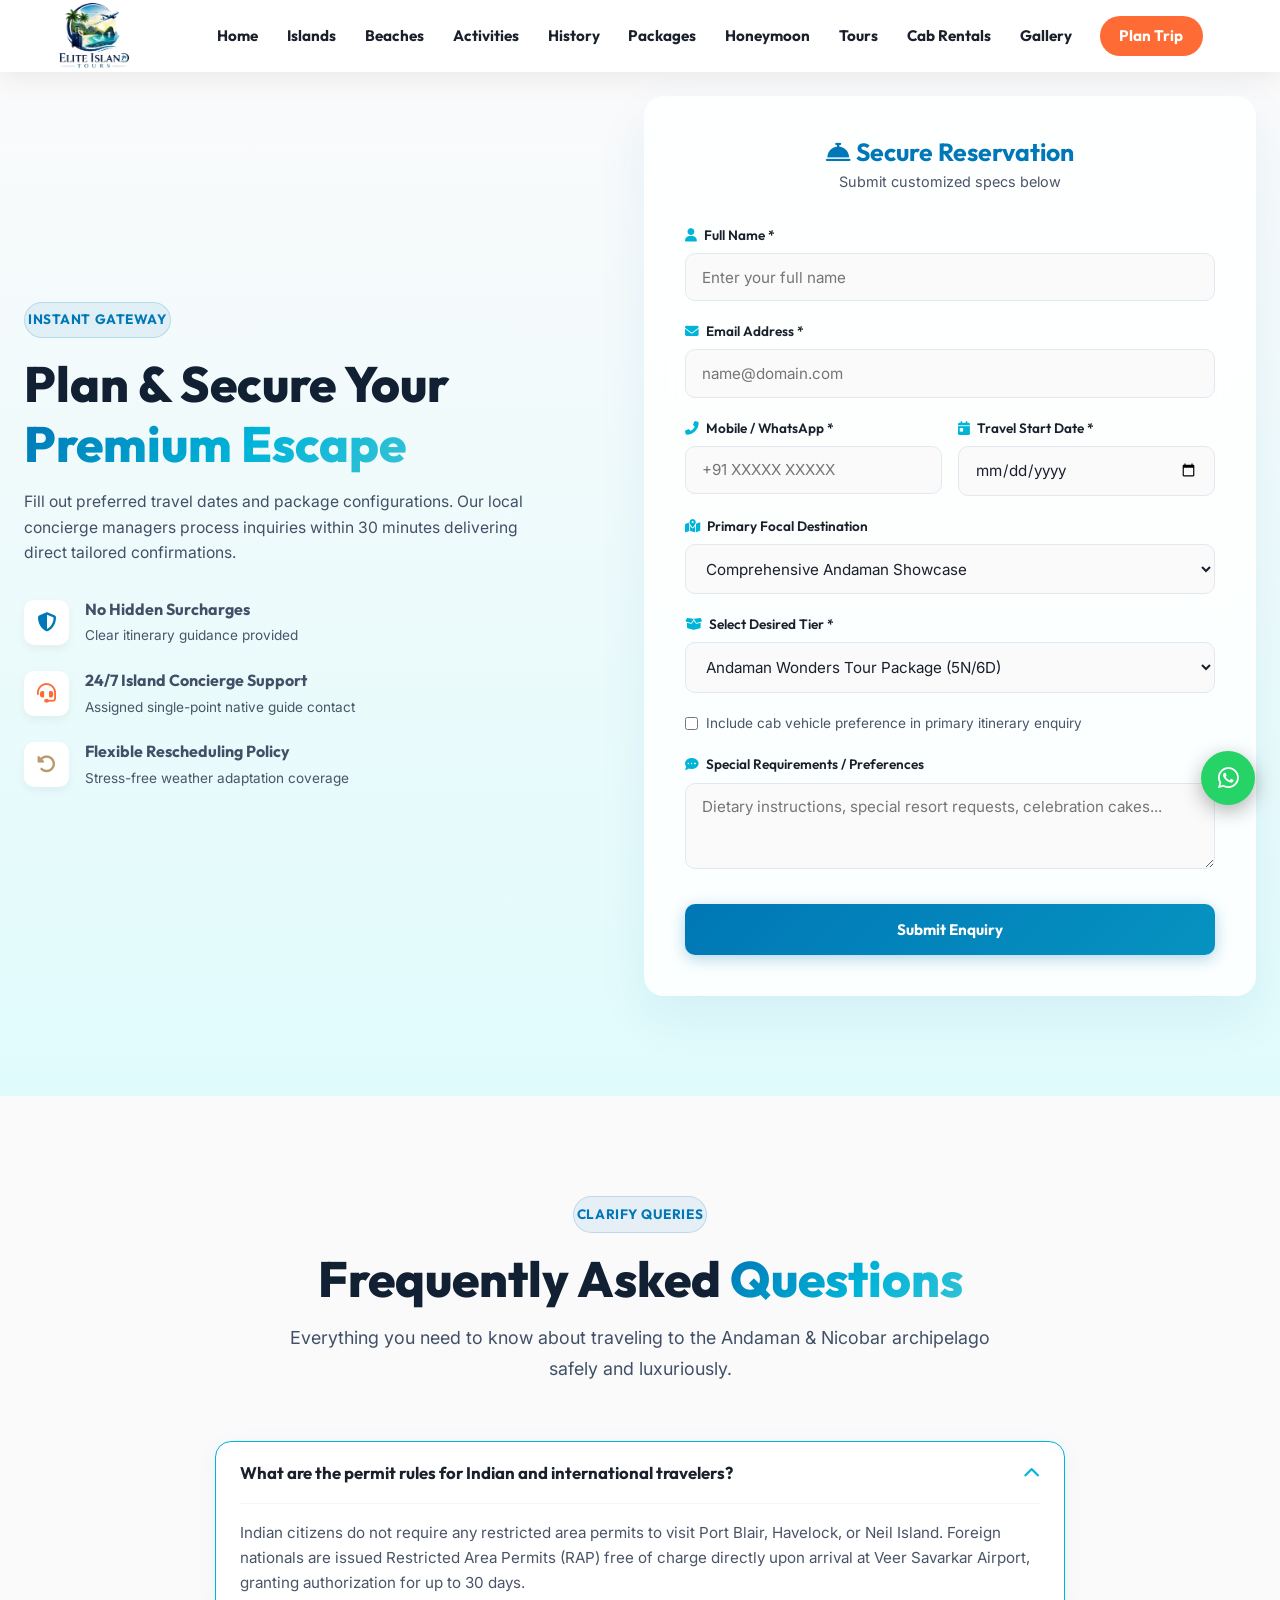
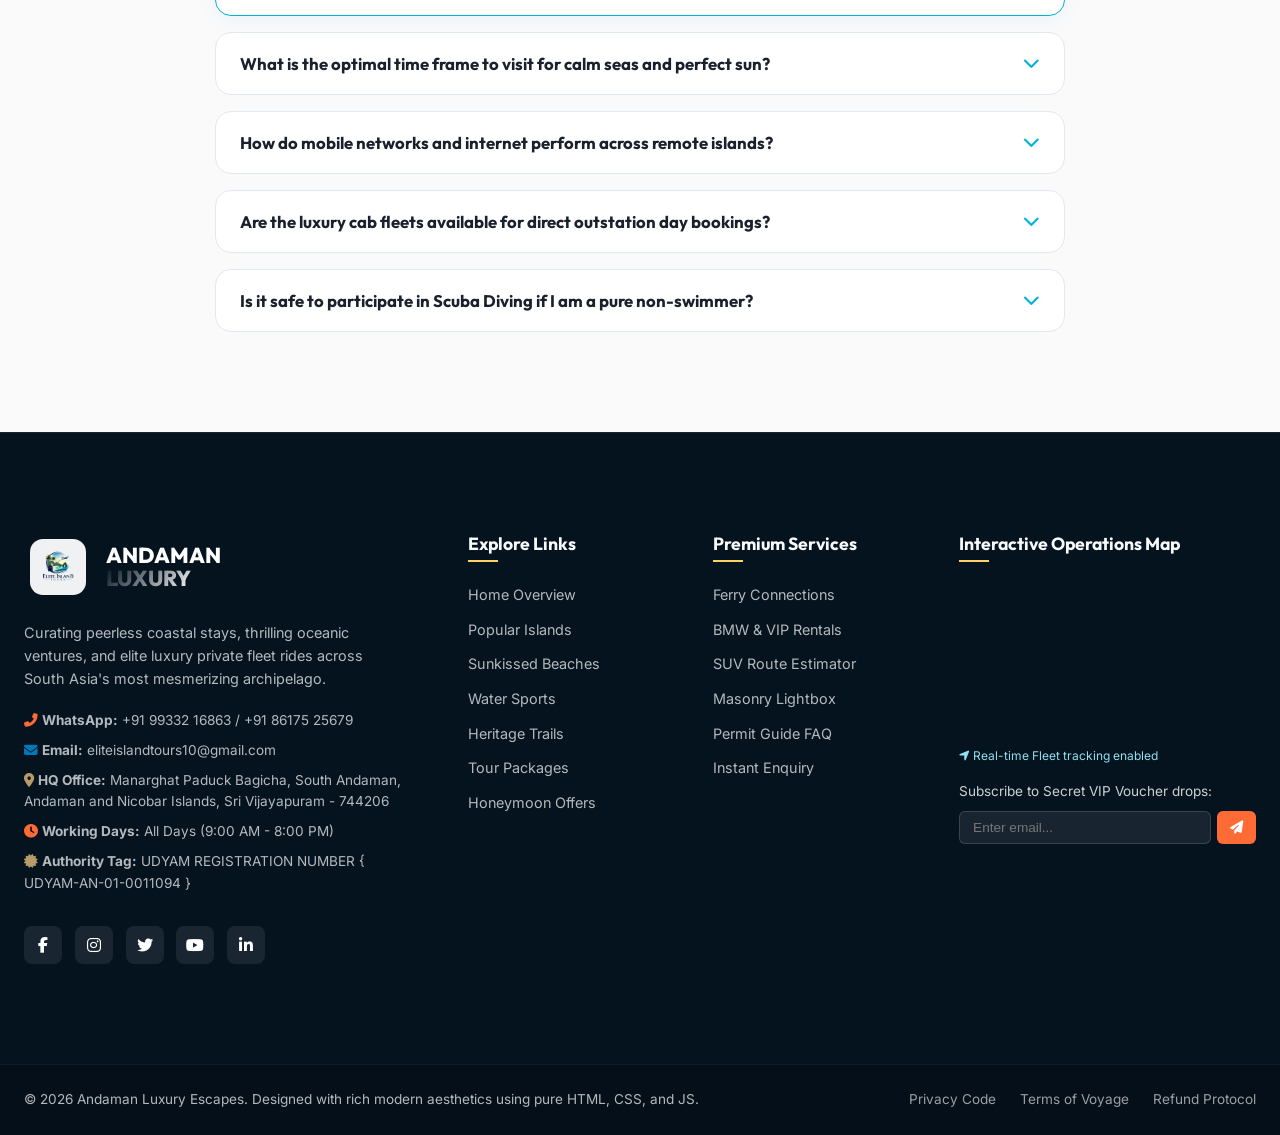
<file: booking.html>
<!DOCTYPE html>
<html lang="en">
<head>
    <meta charset="UTF-8">
    <meta name="viewport" content="width=device-width, initial-scale=1.0">
    <title>Plan & Secure Your Premium Escape | Andaman Luxury Travel</title>
    <meta name="description" content="Fill out preferred travel dates and package configurations. Our local concierge managers process inquiries within 30 minutes delivering direct tailored confirmations.">
    
    <!-- Google Fonts -->
    <link rel="preconnect" href="https://fonts.googleapis.com">
    <link rel="preconnect" href="https://fonts.gstatic.com" crossorigin>
    <link href="https://fonts.googleapis.com/css2?family=Inter:wght@300;400;500;600;700&family=Outfit:wght@400;500;600;700;800&display=swap" rel="stylesheet">
    
    <!-- Font Awesome Icons -->
    <link rel="stylesheet" href="https://cdnjs.cloudflare.com/ajax/libs/font-awesome/6.4.0/css/all.min.css">
    
    <!-- Custom CSS -->
    <link rel="stylesheet" href="style.css">
</head>
<body class="subpage-body">

    <!-- Preloader -->
    <div id="preloader" class="preloader">
        <div class="loader-content">
            <div class="waves-loader"></div>
            <span class="loader-text">Loading Paradise...</span>
        </div>
    </div>

    <!-- Floating Action Buttons -->
    <a href="https://wa.me/919933216863" target="_blank" class="floating-btn whatsapp-btn" aria-label="Chat on WhatsApp">
        <i class="fab fa-whatsapp"></i>
    </a>
    <button id="backToTop" class="floating-btn back-top-btn" aria-label="Scroll back to top">
        <i class="fas fa-chevron-up"></i>
    </button>

    <!-- Transparent Sticky Navbar -->
    <header class="navbar navbar-subpage scrolled" id="navbar">
        <div class="nav-container">
            <a href="index.html" class="nav-logo">
                <span class="logo-icon">
                    <img src="image/logo.jpeg" alt="Logo" class="custom-logo">
                </span>
            </a>
            
            <nav class="nav-links" id="navLinks">
                <a href="index.html" class="nav-link">Home</a>
                <a href="islands.html" class="nav-link">Islands</a>
                <a href="beaches.html" class="nav-link">Beaches</a>
                <a href="activities.html" class="nav-link">Activities</a>
                <a href="history.html" class="nav-link">History</a>
                <a href="packages.html" class="nav-link">Packages</a>
                <a href="honeymoon.html" class="nav-link">Honeymoon</a>
                <a href="tours.html" class="nav-link">Tours</a>
                <a href="cabs.html" class="nav-link">Cab Rentals</a>
                <a href="gallery.html" class="nav-link">Gallery</a>
                <a href="booking.html" class="nav-link btn-nav active">Plan Trip</a>
            </nav>

            <div class="nav-actions">
               
                <button class="hamburger" id="hamburger" aria-label="Toggle navigation menu">
                    <span class="bar"></span>
                    <span class="bar"></span>
                    <span class="bar"></span>
                </button>
            </div>
        </div>
    </header>

    <!-- BOOKING SECTION -->
    <section id="booking" class="booking-section py-section bg-gradient-subtle">
        <div class="section-container">
            <div class="booking-grid">
                <div class="booking-left reveal-left">
                    <span class="subtitle-pill border-dark">Instant Gateway</span>
                    <h2>Plan & Secure Your <span class="gradient-text">Premium Escape</span></h2>
                    <p>Fill out preferred travel dates and package configurations. Our local concierge managers process inquiries within 30 minutes delivering direct tailored confirmations.</p>
                    
                    <div class="booking-perks">
                        <div class="perk-item">
                            <i class="fas fa-shield-alt text-blue"></i>
                            <div class="perk-info">
                                <strong>No Hidden Surcharges</strong>
                                <span>Clear itinerary guidance provided</span>
                            </div>
                        </div>
                        <div class="perk-item">
                            <i class="fas fa-headset text-orange"></i>
                            <div class="perk-info">
                                <strong>24/7 Island Concierge Support</strong>
                                <span>Assigned single-point native guide contact</span>
                            </div>
                        </div>
                        <div class="perk-item">
                            <i class="fas fa-undo-alt text-sand"></i>
                            <div class="perk-info">
                                <strong>Flexible Rescheduling Policy</strong>
                                <span>Stress-free weather adaptation coverage</span>
                            </div>
                        </div>
                    </div>
                </div>

                <!-- Modern Booking Form Glassmorphism design -->
                <div class="booking-right glassmorphism-premium reveal-right">
                    <form id="tripBookingForm" class="booking-form" action="https://api.web3forms.com/submit" method="POST">
                        <input type="hidden" name="access_key" value="8043e8d9-e6e8-469e-be4d-011e8c2a3710">
                        <div class="form-header">
                            <h3><i class="fas fa-concierge-bell"></i> Secure Reservation</h3>
                            <p>Submit customized specs below</p>
                        </div>

                        <div class="input-field-group">
                            <label for="bookName"><i class="fas fa-user"></i> Full Name *</label>
                            <input type="text" id="bookName" name="name" placeholder="Enter your full name" required>
                        </div>

                        <div class="input-field-group">
                            <label for="bookEmail"><i class="fas fa-envelope"></i> Email Address *</label>
                            <input type="email" id="bookEmail" name="email" placeholder="name@domain.com" required>
                        </div>

                        <div class="form-row-2">
                            <div class="input-field-group">
                                <label for="bookPhone"><i class="fas fa-phone-alt"></i> Mobile / WhatsApp *</label>
                                <input type="tel" id="bookPhone" name="phone" placeholder="+91 XXXXX XXXXX" required>
                            </div>
                            <div class="input-field-group">
                                <label for="bookDate"><i class="fas fa-calendar-day"></i> Travel Start Date *</label>
                                <input type="date" id="bookDate" name="travel_start_date" required>
                            </div>
                        </div>

                        <div class="input-field-group">
                            <label for="bookDest"><i class="fas fa-map-marked-alt"></i> Primary Focal Destination</label>
                            <select id="bookDest" name="destination" class="custom-select">
                                <option value="all">Comprehensive Andaman Showcase</option>
                                <option value="havelock">Havelock & Neil Exclusively</option>
                                <option value="honeymoon">Premium Sunset Honeymoon Itinerary</option>
                                <option value="adventure">Adrenaline Scuba & Watersports Focus</option>
                                <option value="north">Baratang / Diglipur Wilderness Excursion</option>
                            </select>
                        </div>

                        <div class="input-field-group">
                            <label for="bookPackage"><i class="fas fa-box-open"></i> Select Desired Tier *</label>
                            <select id="bookPackage" name="package_tier" class="custom-select" required>
                                <option value="45999" selected>Andaman Wonders Tour Package (5N/6D)</option>
                                <option value="24999">Classic Island Discovery</option>
                                <option value="54999">Havelock Romantic Bliss Bundle</option>
                                <option value="79999">Exotic Platinum VIP Fleet Special</option>
                                <option value="35000">Deep Sea Adventure Dive Pro Set</option>
                            </select>
                        </div>

                        <!-- Addon inclusion option tied to feature list -->
                        <div class="checkbox-group">
                            <input type="checkbox" id="chkIncludeCab" name="include_cab_preference" value="yes">
                            <label for="chkIncludeCab">Include cab vehicle preference in primary itinerary enquiry</label>
                        </div>

                        <div class="input-field-group">
                            <label for="bookNotes"><i class="fas fa-comment-dots"></i> Special Requirements / Preferences</label>
                            <textarea id="bookNotes" name="message" rows="3" placeholder="Dietary instructions, special resort requests, celebration cakes..."></textarea>
                        </div>

                        <button type="submit" class="btn btn-primary btn-submit-full" id="btnSubmitBooking">
                            <span class="btn-txt">Submit Enquiry</span>
                            <div class="btn-loader" style="display: none;"><i class="fas fa-spinner fa-spin"></i></div>
                        </button>
                    </form>

                    <!-- Success State Notice -->
                    <div id="formSuccessNotice" class="form-success-box text-center" style="display: none;">
                        <i class="fas fa-check-circle success-icon"></i>
                        <h4>Inquiry Received Successfully!</h4>
                        <p>An authorized Island Operations Executive will reach out to <strong id="outEmail"></strong> shortly with tailored voucher options.</p>
                        <button class="btn btn-secondary mt-small" id="btnResetForm">Plan Another Request</button>
                    </div>
                </div>
            </div>
        </div>
    </section>

    <!-- FAQ ACCORDION SECTION -->
    <section id="faq" class="faq-section py-section">
        <div class="section-container">
            <div class="section-header reveal-up text-center">
                <span class="subtitle-pill">Clarify Queries</span>
                <h2>Frequently Asked <span class="gradient-text">Questions</span></h2>
                <p>Everything you need to know about traveling to the Andaman & Nicobar archipelago safely and luxuriously.</p>
            </div>

            <div class="faq-accordion reveal-up">
                <!-- FAQ 1 -->
                <div class="faq-item active">
                    <button class="faq-question" aria-expanded="true">
                        <span>What are the permit rules for Indian and international travelers?</span>
                        <i class="fas fa-chevron-down toggle-icon"></i>
                    </button>
                    <div class="faq-answer" style="max-height: 200px;">
                        <p>Indian citizens do not require any restricted area permits to visit Port Blair, Havelock, or Neil Island. Foreign nationals are issued Restricted Area Permits (RAP) free of charge directly upon arrival at Veer Savarkar Airport, granting authorization for up to 30 days.</p>
                    </div>
                </div>

                <!-- FAQ 2 -->
                <div class="faq-item">
                    <button class="faq-question" aria-expanded="false">
                        <span>What is the optimal time frame to visit for calm seas and perfect sun?</span>
                        <i class="fas fa-chevron-down toggle-icon"></i>
                    </button>
                    <div class="faq-answer">
                        <p>The premium touring peak stretches from October to May. During these months, the waters are glassy, flat, and feature peak underwater visibility for scuba diving. Monsoons (June to September) offer dramatic tropical rains but trigger choppy transit seas.</p>
                    </div>
                </div>

                <!-- FAQ 3 -->
                <div class="faq-item">
                    <button class="faq-question" aria-expanded="false">
                        <span>How do mobile networks and internet perform across remote islands?</span>
                        <i class="fas fa-chevron-down toggle-icon"></i>
                    </button>
                    <div class="faq-answer">
                        <p>Since the activation of the submarine optical fiber cable from Chennai, mobile speeds have significantly improved. Airtel, Jio, and BSNL 4G run reliably across Port Blair and Havelock. Premium resort partners offer complementary high-speed Wi-Fi linkages.</p>
                    </div>
                </div>

                <!-- FAQ 4 -->
                <div class="faq-item">
                    <button class="faq-question" aria-expanded="false">
                        <span>Are the luxury cab fleets available for direct outstation day bookings?</span>
                        <i class="fas fa-chevron-down toggle-icon"></i>
                    </button>
                    <div class="faq-answer">
                        <p>Absolutely! You can reserve premium VIP sedans (BMW, Audi) or SUVs (Scorpio, Innova) via our real-time Cab Estimator panel above for point-to-point drop-offs or dedicated round-trip multiday packages accompanied by highly verified local drivers.</p>
                    </div>
                </div>

                <!-- FAQ 5 -->
                <div class="faq-item">
                    <button class="faq-question" aria-expanded="false">
                        <span>Is it safe to participate in Scuba Diving if I am a pure non-swimmer?</span>
                        <i class="fas fa-chevron-down toggle-icon"></i>
                    </button>
                    <div class="faq-answer">
                        <p>Yes, 100% safe. Discover Scuba Diving (DSD) programs are crafted exclusively for absolute non-swimmers. A dedicated PADI divemaster controls your breathing set and propulsion manually underwater while you focus completely on enjoying the incredible view.</p>
                    </div>
                </div>
            </div>
        </div>
    </section>

    <!-- CONTACT SECTION / FOOTER -->
    <footer id="contact" class="footer-section bg-dark-deep text-white">
        <!-- Main Contact Row -->
        <div class="section-container footer-top py-section">
            <div class="footer-grid">
                <!-- Info block -->
                <div class="footer-col brand-col reveal-up">
                    <div class="footer-logo">
                        <span class="logo-icon text-orange"><img src="image/logo.jpeg" alt="Logo" class="footer-logo"></span>
                        <span class="logo-title-foot">ANDAMAN <span class="gradient-text">LUXURY</span></span>
                    </div>
                    <p class="footer-brand-desc">Curating peerless coastal stays, thrilling oceanic ventures, and elite luxury private fleet rides across South Asia's most mesmerizing archipelago.</p>
                    
                    <div class="contact-methods mt-small">
                        <p><i class="fas fa-phone-alt text-orange"></i> <strong>WhatsApp:</strong> +91 99332 16863 / +91 86175 25679</p>
                        <p><i class="fas fa-envelope text-blue"></i> <strong>Email:</strong> eliteislandtours10@gmail.com</p>
                        <p><i class="fas fa-map-marker-alt text-sand"></i> <strong>HQ Office:</strong> Manarghat Paduck Bagicha, South Andaman, Andaman and Nicobar Islands, Sri Vijayapuram - 744206</p>
                        <p><i class="fas fa-clock text-orange"></i> <strong>Working Days:</strong> All Days (9:00 AM - 8:00 PM)</p>
                        <p><i class="fas fa-certificate text-sand"></i> <strong>Authority Tag:</strong> UDYAM REGISTRATION NUMBER { UDYAM-AN-01-0011094 }</p>
                    </div>

                    <div class="social-icons mt-medium">
                        <a href="#" aria-label="Facebook"><i class="fab fa-facebook-f"></i></a>
                        <a href="#" aria-label="Instagram"><i class="fab fa-instagram"></i></a>
                        <a href="#" aria-label="Twitter"><i class="fab fa-twitter"></i></a>
                        <a href="#" aria-label="YouTube"><i class="fab fa-youtube"></i></a>
                        <a href="#" aria-label="LinkedIn"><i class="fab fa-linkedin-in"></i></a>
                    </div>
                </div>

                <!-- Quick links -->
                <div class="footer-col links-col reveal-up" style="transition-delay: 0.1s;">
                    <h4>Explore Links</h4>
                    <ul>
                        <li><a href="index.html">Home Overview</a></li>
                        <li><a href="islands.html">Popular Islands</a></li>
                        <li><a href="beaches.html">Sunkissed Beaches</a></li>
                        <li><a href="activities.html">Water Sports</a></li>
                        <li><a href="history.html">Heritage Trails</a></li>
                        <li><a href="packages.html">Tour Packages</a></li>
                        <li><a href="honeymoon.html">Honeymoon Offers</a></li>
                    </ul>
                </div>

                <!-- Secondary links -->
                <div class="footer-col links-col reveal-up" style="transition-delay: 0.2s;">
                    <h4>Premium Services</h4>
                    <ul>
                        <li><a href="tours.html">Ferry Connections</a></li>
                        <li><a href="cabs.html">BMW & VIP Rentals</a></li>
                        <li><a href="cabs.html">SUV Route Estimator</a></li>
                        <li><a href="gallery.html">Masonry Lightbox</a></li>
                        <li><a href="index.html#faq">Permit Guide FAQ</a></li>
                        <li><a href="booking.html">Instant Enquiry</a></li>
                    </ul>
                </div>

                <!-- Map placeholder & Subscribe -->
                <div class="footer-col map-col reveal-up" style="transition-delay: 0.3s;">
                    <h4>Interactive Operations Map</h4>
                    <div class="map-placeholder">
                        <iframe 
                            src="https://www.google.com/maps?q=Manarghat%20paduck%20bagicha%20South%20Andaman%20Andaman%20and%20Nicobar%20Islands%20Sri%20Vijayapuram%20744206&output=embed" 
                            width="100%" 
                            height="150" 
                            style="border:0; border-radius: 8px;" 
                            allowfullscreen="" 
                            loading="lazy" 
                            referrerpolicy="no-referrer-when-downgrade"
                            title="Port Blair Regional Google Map">
                        </iframe>
                        <span class="map-caption"><i class="fas fa-location-arrow"></i> Real-time Fleet tracking enabled</span>
                    </div>

                    <!-- Newsletter inline Form -->
                    <div class="newsletter-box mt-small">
                        <span>Subscribe to Secret VIP Voucher drops:</span>
                        <form id="newsletterForm" class="news-form mt-mini">
                            <input type="email" placeholder="Enter email..." required>
                            <button type="submit" aria-label="Subscribe"><i class="fas fa-paper-plane"></i></button>
                        </form>
                    </div>
                </div>
            </div>
        </div>

        <!-- Footer Bottom Legal bar -->
        <div class="footer-bottom">
            <div class="section-container bottom-bar-container">
                <p>&copy; 2026 Andaman Luxury Escapes. Designed with rich modern aesthetics using pure HTML, CSS, and JS.</p>
                <div class="legal-links">
                    <a href="#">Privacy Code</a>
                    <a href="#">Terms of Voyage</a>
                    <a href="#">Refund Protocol</a>
                </div>
            </div>
        </div>
    </footer>

    <!-- Custom JavaScript -->
    <script src="script.js"></script>
</body>
</html>
</file>
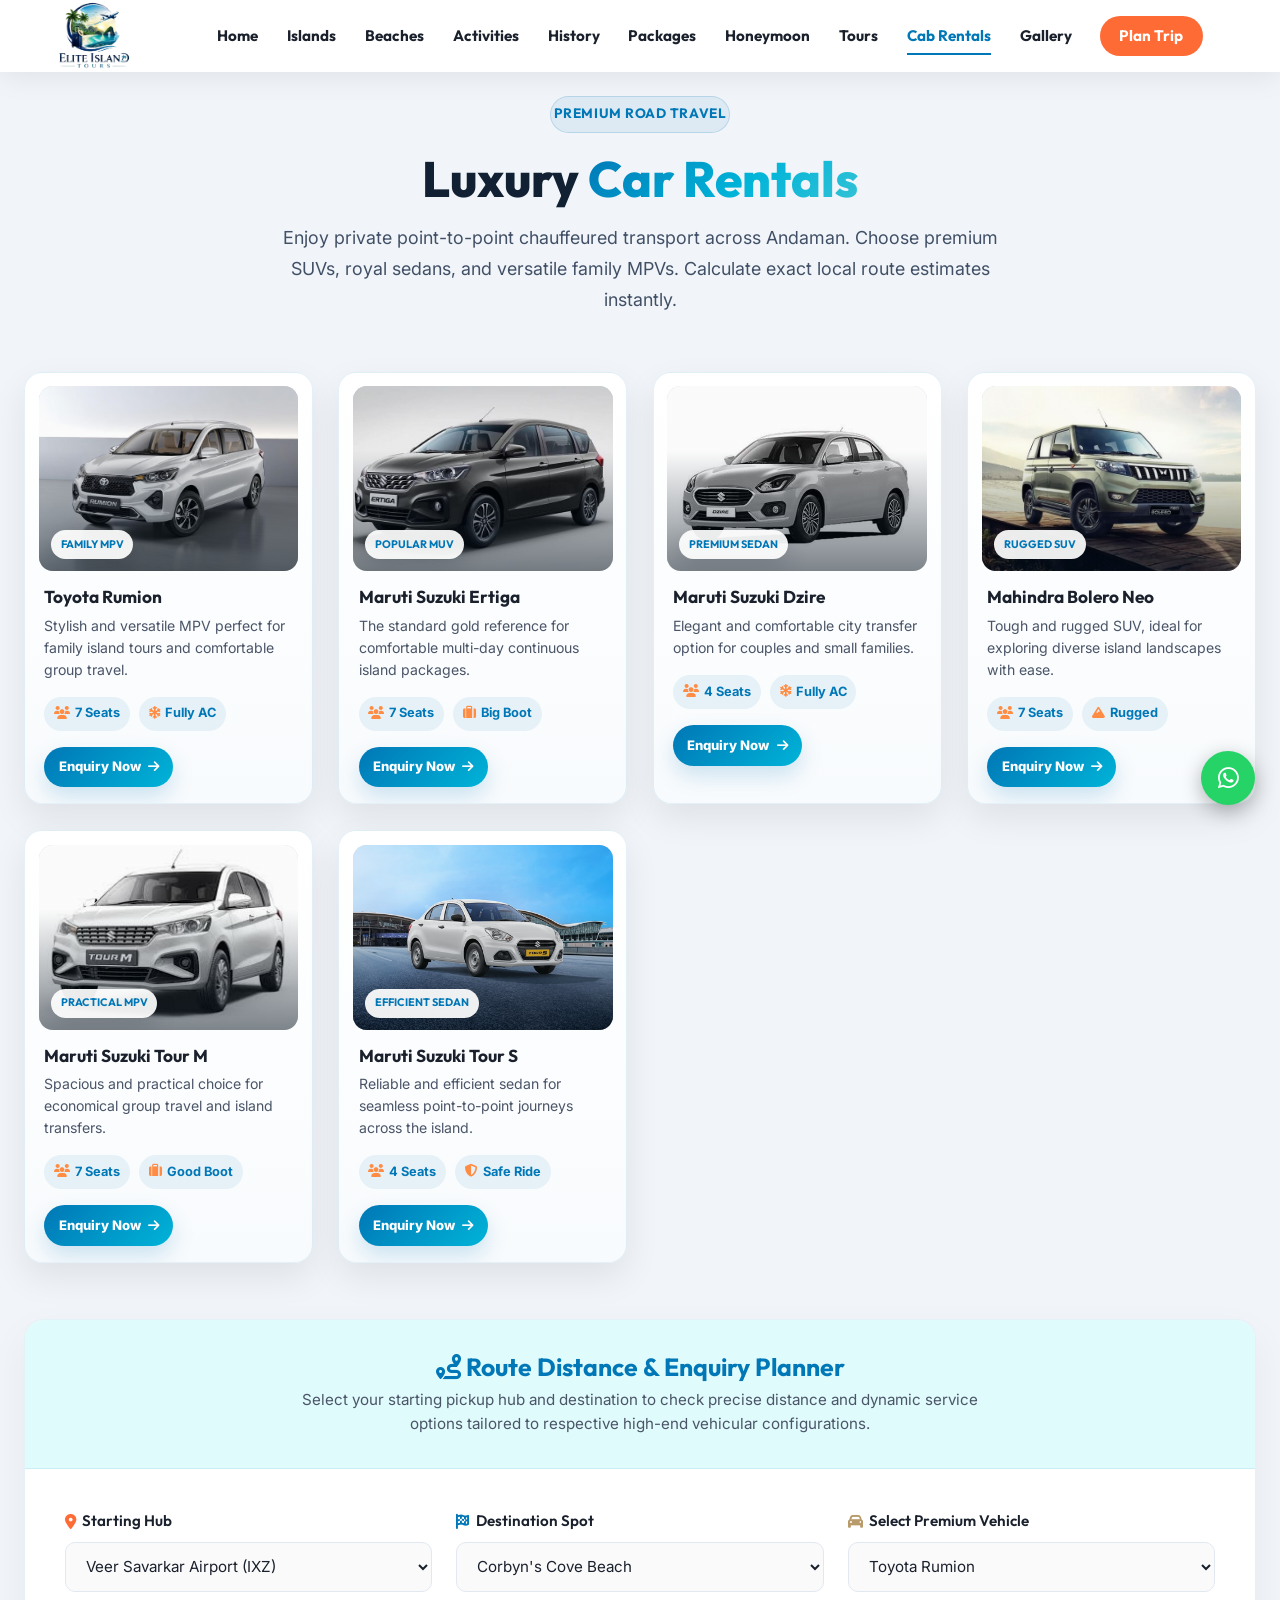
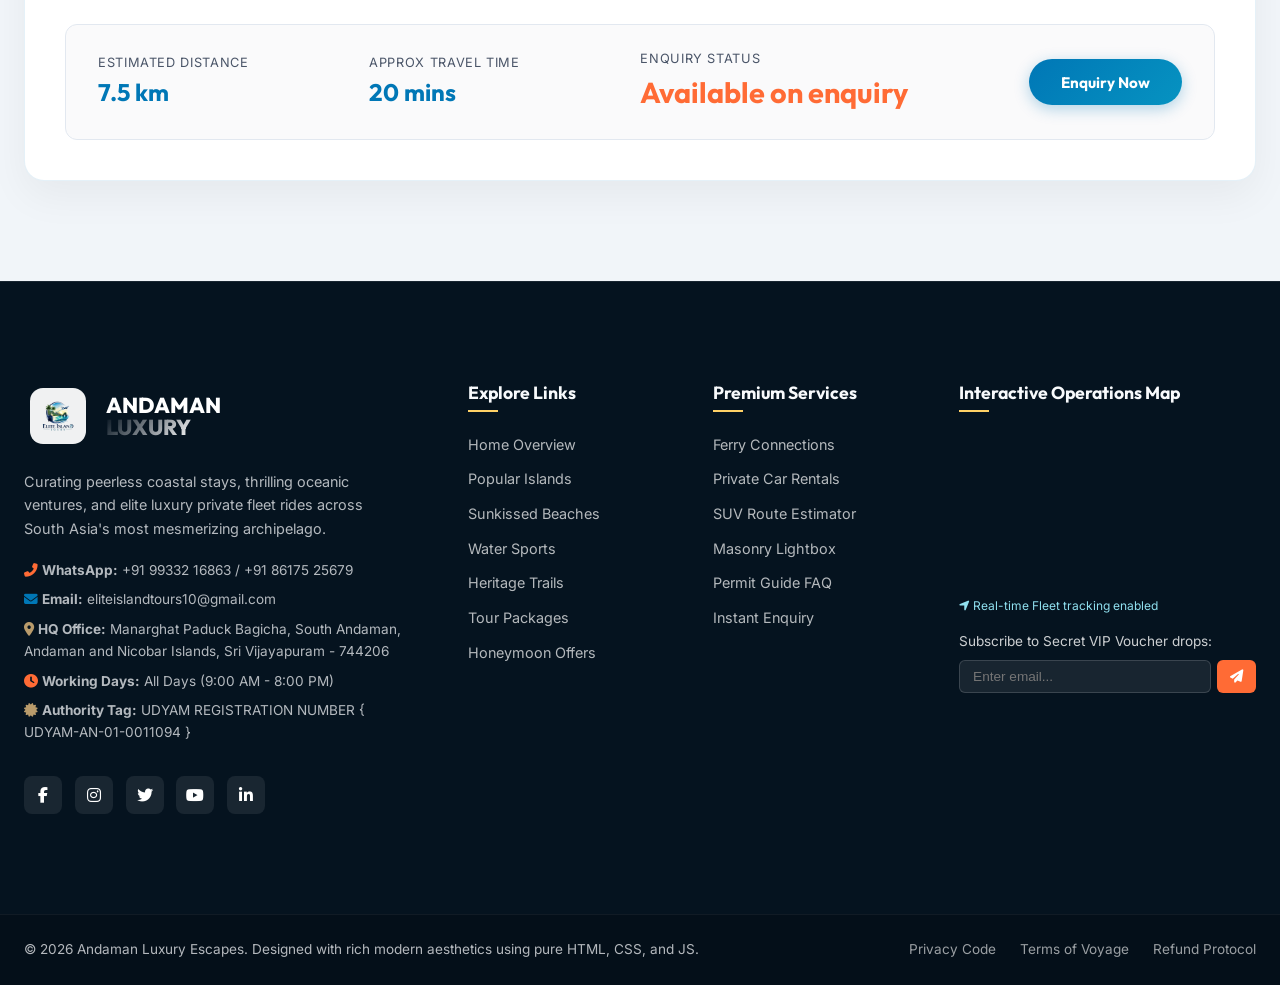
<file: cabs.html>
<!DOCTYPE html>
<html lang="en">
<head>
    <meta charset="UTF-8">
    <meta name="viewport" content="width=device-width, initial-scale=1.0">
    <title>Luxury Cab Rentals & Enquiry Planner | Andaman Premium Travel</title>
    <meta name="description" content="Enjoy private point-to-point chauffeured transport across Andaman. Choose premium SUVs, royal sedans, and versatile family MPVs. Calculate exact local route estimates instantly.">
    
    <!-- Google Fonts -->
    <link rel="preconnect" href="https://fonts.googleapis.com">
    <link rel="preconnect" href="https://fonts.gstatic.com" crossorigin>
    <link href="https://fonts.googleapis.com/css2?family=Inter:wght@300;400;500;600;700&family=Outfit:wght@400;500;600;700;800&display=swap" rel="stylesheet">
    
    <!-- Font Awesome Icons -->
    <link rel="stylesheet" href="https://cdnjs.cloudflare.com/ajax/libs/font-awesome/6.4.0/css/all.min.css">
    
    <!-- Custom CSS -->
    <link rel="stylesheet" href="style.css">
</head>
<body class="subpage-body">

    <!-- Preloader -->
    <div id="preloader" class="preloader">
        <div class="loader-content">
            <div class="waves-loader"></div>
            <span class="loader-text">Loading Paradise...</span>
        </div>
    </div>

    <!-- Floating Action Buttons -->
    <a href="https://wa.me/919933216863" target="_blank" class="floating-btn whatsapp-btn" aria-label="Chat on WhatsApp">
        <i class="fab fa-whatsapp"></i>
    </a>
    <button id="backToTop" class="floating-btn back-top-btn" aria-label="Scroll back to top">
        <i class="fas fa-chevron-up"></i>
    </button>

    <!-- Transparent Sticky Navbar -->
    <header class="navbar navbar-subpage scrolled" id="navbar">
        <div class="nav-container">
            <a href="index.html" class="nav-logo">
                <span class="logo-icon">
                    <img src="image/logo.jpeg" alt="Logo" class="custom-logo">
                </span>
            </a>
            
            <nav class="nav-links" id="navLinks">
                <a href="index.html" class="nav-link">Home</a>
                <a href="islands.html" class="nav-link">Islands</a>
                <a href="beaches.html" class="nav-link">Beaches</a>
                <a href="activities.html" class="nav-link">Activities</a>
                <a href="history.html" class="nav-link">History</a>
                <a href="packages.html" class="nav-link">Packages</a>
                <a href="honeymoon.html" class="nav-link">Honeymoon</a>
                <a href="tours.html" class="nav-link">Tours</a>
                <a href="cabs.html" class="nav-link active">Cab Rentals</a>
                <a href="gallery.html" class="nav-link">Gallery</a>
                <a href="booking.html" class="nav-link btn-nav">Plan Trip</a>
            </nav>

            <div class="nav-actions">
              
                <button class="hamburger" id="hamburger" aria-label="Toggle navigation menu">
                    <span class="bar"></span>
                    <span class="bar"></span>
                    <span class="bar"></span>
                </button>
            </div>
        </div>
    </header>

    <!-- LUXURY CAB RENTALS & DISTANCE ESTIMATOR SECTION -->
    <section id="transfers" class="transfers-section py-section bg-light-soft">
        <div class="section-container">
            <div class="section-header reveal-up">
                <span class="subtitle-pill border-dark">Premium Road Travel</span>
                <h2>Luxury <span class="gradient-text">Car Rentals</span></h2>
                <p>Enjoy private point-to-point chauffeured transport across Andaman. Choose premium SUVs, royal sedans, and versatile family MPVs. Calculate exact local route estimates instantly.</p>
            </div>

            <!-- Fleet Presentation Showcase -->
            <div class="fleet-grid reveal-up">
                <div class="fleet-card">
                    <div class="fleet-img">
                        <img src="image/rumion.jpg" alt="Toyota Rumion" loading="lazy">
                        <span class="fleet-tag">Family MPV</span>
                    </div>
                    <h4>Toyota Rumion</h4>
                    <p>Stylish and versatile MPV perfect for family island tours and comfortable group travel.</p>
                    <div class="fleet-specs">
                        <span><i class="fas fa-users"></i> 7 Seats</span>
                        <span><i class="fas fa-snowflake"></i> Fully AC</span>
                    </div>
                    <a href="booking.html" class="fleet-link" data-enquiry-trigger data-enquiry-interest="Car Rental: Toyota Rumion">Enquiry Now <i class="fas fa-arrow-right"></i></a>
                </div>

                <div class="fleet-card">
                    <div class="fleet-img">
                        <img src="image/Ertiga.jpg" alt="Maruti Suzuki Ertiga" loading="lazy">
                        <span class="fleet-tag">Popular MUV</span>
                    </div>
                    <h4>Maruti Suzuki Ertiga</h4>
                    <p>The standard gold reference for comfortable multi-day continuous island packages.</p>
                    <div class="fleet-specs">
                        <span><i class="fas fa-users"></i> 7 Seats</span>
                        <span><i class="fas fa-suitcase"></i> Big Boot</span>
                    </div>
                    <a href="booking.html" class="fleet-link" data-enquiry-trigger data-enquiry-interest="Car Rental: Maruti Suzuki Ertiga">Enquiry Now <i class="fas fa-arrow-right"></i></a>
                </div>

                <div class="fleet-card">
                    <div class="fleet-img">
                        <img src="image/Dzire.jpg" alt="Maruti Suzuki Dzire" loading="lazy">
                        <span class="fleet-tag">Premium Sedan</span>
                    </div>
                    <h4>Maruti Suzuki Dzire</h4>
                    <p>Elegant and comfortable city transfer option for couples and small families.</p>
                    <div class="fleet-specs">
                        <span><i class="fas fa-users"></i> 4 Seats</span>
                        <span><i class="fas fa-snowflake"></i> Fully AC</span>
                    </div>
                    <a href="booking.html" class="fleet-link" data-enquiry-trigger data-enquiry-interest="Car Rental: Maruti Suzuki Dzire">Enquiry Now <i class="fas fa-arrow-right"></i></a>
                </div>

                <div class="fleet-card">
                    <div class="fleet-img">
                        <img src="image/Bolero_Neo.jpg" alt="Mahindra Bolero Neo" loading="lazy">
                        <span class="fleet-tag">Rugged SUV</span>
                    </div>
                    <h4>Mahindra Bolero Neo</h4>
                    <p>Tough and rugged SUV, ideal for exploring diverse island landscapes with ease.</p>
                    <div class="fleet-specs">
                        <span><i class="fas fa-users"></i> 7 Seats</span>
                        <span><i class="fas fa-mountain"></i> Rugged</span>
                    </div>
                    <a href="booking.html" class="fleet-link" data-enquiry-trigger data-enquiry-interest="Car Rental: Mahindra Bolero Neo">Enquiry Now <i class="fas fa-arrow-right"></i></a>
                </div>

                <div class="fleet-card">
                    <div class="fleet-img">
                        <img src="image/Tour_m.jpg" alt="Maruti Suzuki Tour M" loading="lazy">
                        <span class="fleet-tag">Practical MPV</span>
                    </div>
                    <h4>Maruti Suzuki Tour M</h4>
                    <p>Spacious and practical choice for economical group travel and island transfers.</p>
                    <div class="fleet-specs">
                        <span><i class="fas fa-users"></i> 7 Seats</span>
                        <span><i class="fas fa-suitcase"></i> Good Boot</span>
                    </div>
                    <a href="booking.html" class="fleet-link" data-enquiry-trigger data-enquiry-interest="Car Rental: Maruti Suzuki Tour M">Enquiry Now <i class="fas fa-arrow-right"></i></a>
                </div>

                <div class="fleet-card">
                    <div class="fleet-img">
                        <img src="image/tour_s.jpg" alt="Maruti Suzuki Tour S" loading="lazy">
                        <span class="fleet-tag">Efficient Sedan</span>
                    </div>
                    <h4>Maruti Suzuki Tour S</h4>
                    <p>Reliable and efficient sedan for seamless point-to-point journeys across the island.</p>
                    <div class="fleet-specs">
                        <span><i class="fas fa-users"></i> 4 Seats</span>
                        <span><i class="fas fa-shield-alt"></i> Safe Ride</span>
                    </div>
                    <a href="booking.html" class="fleet-link" data-enquiry-trigger data-enquiry-interest="Car Rental: Maruti Suzuki Tour S">Enquiry Now <i class="fas fa-arrow-right"></i></a>
                </div>
            </div>

            <!-- Dynamic Cab Distance & Enquiry Interface Widget -->
            <div class="cab-calculator-box mt-big reveal-up">
                <div class="cab-calc-header">
                    <h3><i class="fas fa-route text-blue"></i> Route Distance & Enquiry Planner</h3>
                    <p>Select your starting pickup hub and destination to check precise distance and dynamic service options tailored to respective high-end vehicular configurations.</p>
                </div>

                <div class="cab-calc-body">
                    <div class="form-grid-3">
                        <div class="input-group">
                            <label for="calcOrigin"><i class="fas fa-map-marker-alt text-orange"></i> Starting Hub</label>
                            <select id="calcOrigin" class="custom-select">
                                <option value="airport">Veer Savarkar Airport (IXZ)</option>
                                <option value="jetty">Port Blair Haddo Jetty</option>
                                <option value="city">Port Blair City Center</option>
                            </select>
                        </div>

                        <div class="input-group">
                            <label for="calcDest"><i class="fas fa-flag-checkered text-blue"></i> Destination Spot</label>
                            <select id="calcDest" class="custom-select">
                                <option value="corbyn">Corbyn's Cove Beach</option>
                                <option value="radhanagar">Radhanagar Beach (Havelock Hub)</option>
                                <option value="elephant">Elephant Beach Hub</option>
                                <option value="laxmanpur">Laxmanpur Beach Hub</option>
                                <option value="cellular">Cellular Jail Tour</option>
                                <option value="wandoor">Wandoor / Marine Park</option>
                                <option value="chidiya">Chidiya Tapu Sunset Point</option>
                                <option value="baratang">Baratang Nilambur Jetty</option>
                                <option value="diglipur">Diglipur / Saddle Peak</option>
                            </select>
                        </div>

                        <div class="input-group">
                            <label for="calcCar"><i class="fas fa-car text-sand"></i> Select Premium Vehicle</label>
                            <select id="calcCar" class="custom-select">
                                <option value="rumion">Toyota Rumion</option>
                                <option value="ertiga">Maruti Suzuki Ertiga</option>
                                <option value="dzire">Maruti Suzuki Dzire</option>
                                <option value="bolero_neo">Mahindra Bolero Neo</option>
                                <option value="tour_m">Maruti Suzuki Tour M</option>
                                <option value="tour_s">Maruti Suzuki Tour S</option>
                            </select>
                        </div>
                    </div>

                    <!-- Output display -->
                    <div class="calc-results-display mt-medium" id="calcResultBox">
                        <div class="result-metric">
                            <span class="res-title">Estimated Distance</span>
                            <strong class="res-val" id="resDistance">7.5 km</strong>
                        </div>
                        <div class="result-metric">
                            <span class="res-title">Approx Travel Time</span>
                            <strong class="res-val" id="resDuration">20 mins</strong>
                        </div>
                        <div class="result-metric text-highlight">
                            <span class="res-title">Enquiry Status</span>
                            <strong class="res-val fare-text" id="resPrice">Available on enquiry</strong>
                        </div>
                        <button class="btn btn-primary" id="btnBookRideFromCalc" data-enquiry-trigger>Enquiry Now</button>
                    </div>
                </div>
            </div>
        </div>
    </section>

    <!-- CONTACT SECTION / FOOTER -->
    <footer id="contact" class="footer-section bg-dark-deep text-white">
        <!-- Main Contact Row -->
        <div class="section-container footer-top py-section">
            <div class="footer-grid">
                <!-- Info block -->
                <div class="footer-col brand-col reveal-up">
                    <div class="footer-logo">
                        <span class="logo-icon text-orange"><img src="image/logo.jpeg" alt="Logo" class="footer-logo"></span>
                        <span class="logo-title-foot">ANDAMAN <span class="gradient-text">LUXURY</span></span>
                    </div>
                    <p class="footer-brand-desc">Curating peerless coastal stays, thrilling oceanic ventures, and elite luxury private fleet rides across South Asia's most mesmerizing archipelago.</p>
                    
                    <div class="contact-methods mt-small">
                        <p><i class="fas fa-phone-alt text-orange"></i> <strong>WhatsApp:</strong> +91 99332 16863 / +91 86175 25679</p>
                        <p><i class="fas fa-envelope text-blue"></i> <strong>Email:</strong> eliteislandtours10@gmail.com</p>
                        <p><i class="fas fa-map-marker-alt text-sand"></i> <strong>HQ Office:</strong> Manarghat Paduck Bagicha, South Andaman, Andaman and Nicobar Islands, Sri Vijayapuram - 744206</p>
                        <p><i class="fas fa-clock text-orange"></i> <strong>Working Days:</strong> All Days (9:00 AM - 8:00 PM)</p>
                        <p><i class="fas fa-certificate text-sand"></i> <strong>Authority Tag:</strong> UDYAM REGISTRATION NUMBER { UDYAM-AN-01-0011094 }</p>
                    </div>

                    <div class="social-icons mt-medium">
                        <a href="#" aria-label="Facebook"><i class="fab fa-facebook-f"></i></a>
                        <a href="#" aria-label="Instagram"><i class="fab fa-instagram"></i></a>
                        <a href="#" aria-label="Twitter"><i class="fab fa-twitter"></i></a>
                        <a href="#" aria-label="YouTube"><i class="fab fa-youtube"></i></a>
                        <a href="#" aria-label="LinkedIn"><i class="fab fa-linkedin-in"></i></a>
                    </div>
                </div>

                <!-- Quick links -->
                <div class="footer-col links-col reveal-up" style="transition-delay: 0.1s;">
                    <h4>Explore Links</h4>
                    <ul>
                        <li><a href="index.html">Home Overview</a></li>
                        <li><a href="islands.html">Popular Islands</a></li>
                        <li><a href="beaches.html">Sunkissed Beaches</a></li>
                        <li><a href="activities.html">Water Sports</a></li>
                        <li><a href="history.html">Heritage Trails</a></li>
                        <li><a href="packages.html">Tour Packages</a></li>
                        <li><a href="honeymoon.html">Honeymoon Offers</a></li>
                    </ul>
                </div>

                <!-- Secondary links -->
                <div class="footer-col links-col reveal-up" style="transition-delay: 0.2s;">
                    <h4>Premium Services</h4>
                    <ul>
                        <li><a href="tours.html">Ferry Connections</a></li>
                        <li><a href="cabs.html">Private Car Rentals</a></li>
                        <li><a href="cabs.html">SUV Route Estimator</a></li>
                        <li><a href="gallery.html">Masonry Lightbox</a></li>
                        <li><a href="index.html#faq">Permit Guide FAQ</a></li>
                        <li><a href="booking.html">Instant Enquiry</a></li>
                    </ul>
                </div>

                <!-- Map placeholder & Subscribe -->
                <div class="footer-col map-col reveal-up" style="transition-delay: 0.3s;">
                    <h4>Interactive Operations Map</h4>
                    <div class="map-placeholder">
                        <iframe 
                            src="https://www.google.com/maps?q=Manarghat%20paduck%20bagicha%20South%20Andaman%20Andaman%20and%20Nicobar%20Islands%20Sri%20Vijayapuram%20744206&output=embed" 
                            width="100%" 
                            height="150" 
                            style="border:0; border-radius: 8px;" 
                            allowfullscreen="" 
                            loading="lazy" 
                            referrerpolicy="no-referrer-when-downgrade"
                            title="Port Blair Regional Google Map">
                        </iframe>
                        <span class="map-caption"><i class="fas fa-location-arrow"></i> Real-time Fleet tracking enabled</span>
                    </div>

                    <!-- Newsletter inline Form -->
                    <div class="newsletter-box mt-small">
                        <span>Subscribe to Secret VIP Voucher drops:</span>
                        <form id="newsletterForm" class="news-form mt-mini">
                            <input type="email" placeholder="Enter email..." required>
                            <button type="submit" aria-label="Subscribe"><i class="fas fa-paper-plane"></i></button>
                        </form>
                    </div>
                </div>
            </div>
        </div>

        <!-- Footer Bottom Legal bar -->
        <div class="footer-bottom">
            <div class="section-container bottom-bar-container">
                <p>&copy; 2026 Andaman Luxury Escapes. Designed with rich modern aesthetics using pure HTML, CSS, and JS.</p>
                <div class="legal-links">
                    <a href="#">Privacy Code</a>
                    <a href="#">Terms of Voyage</a>
                    <a href="#">Refund Protocol</a>
                </div>
            </div>
        </div>
    </footer>

    <!-- Custom JavaScript -->
    <script src="script.js"></script>
</body>
</html>
</file>
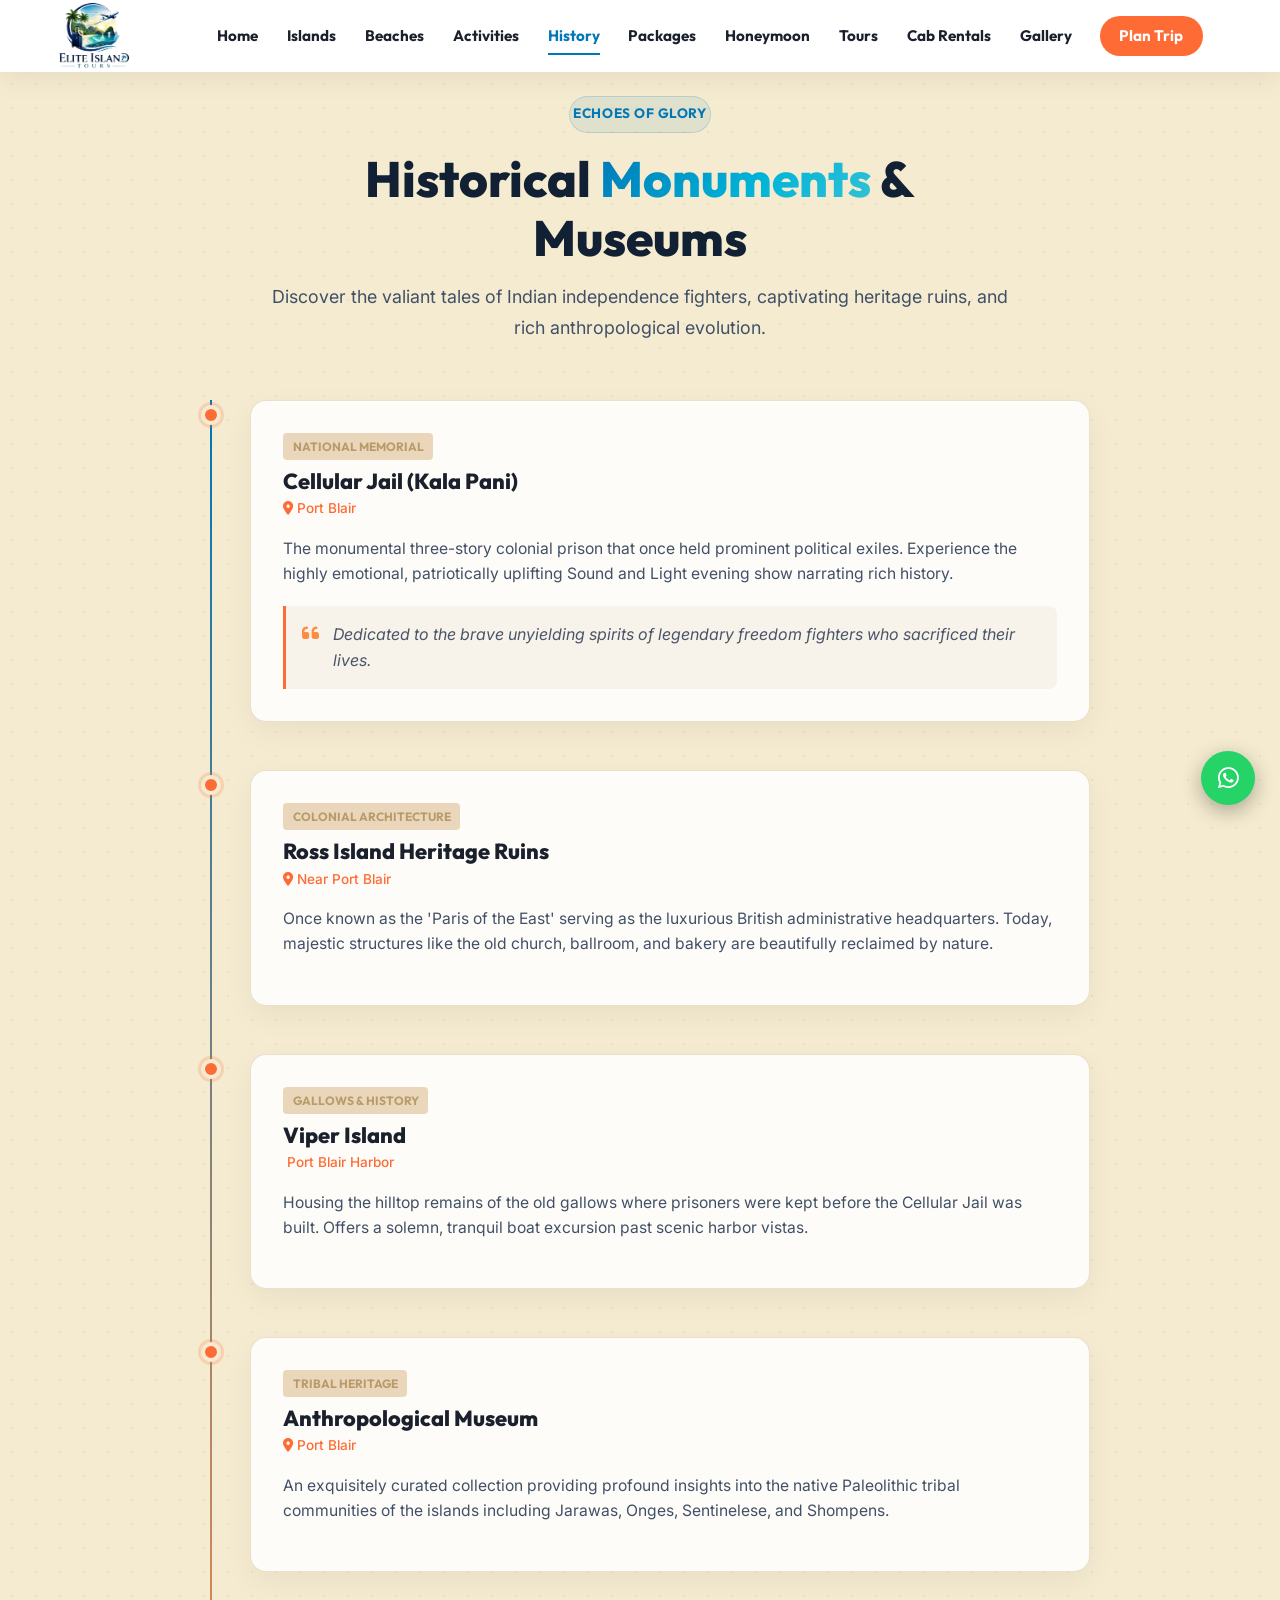
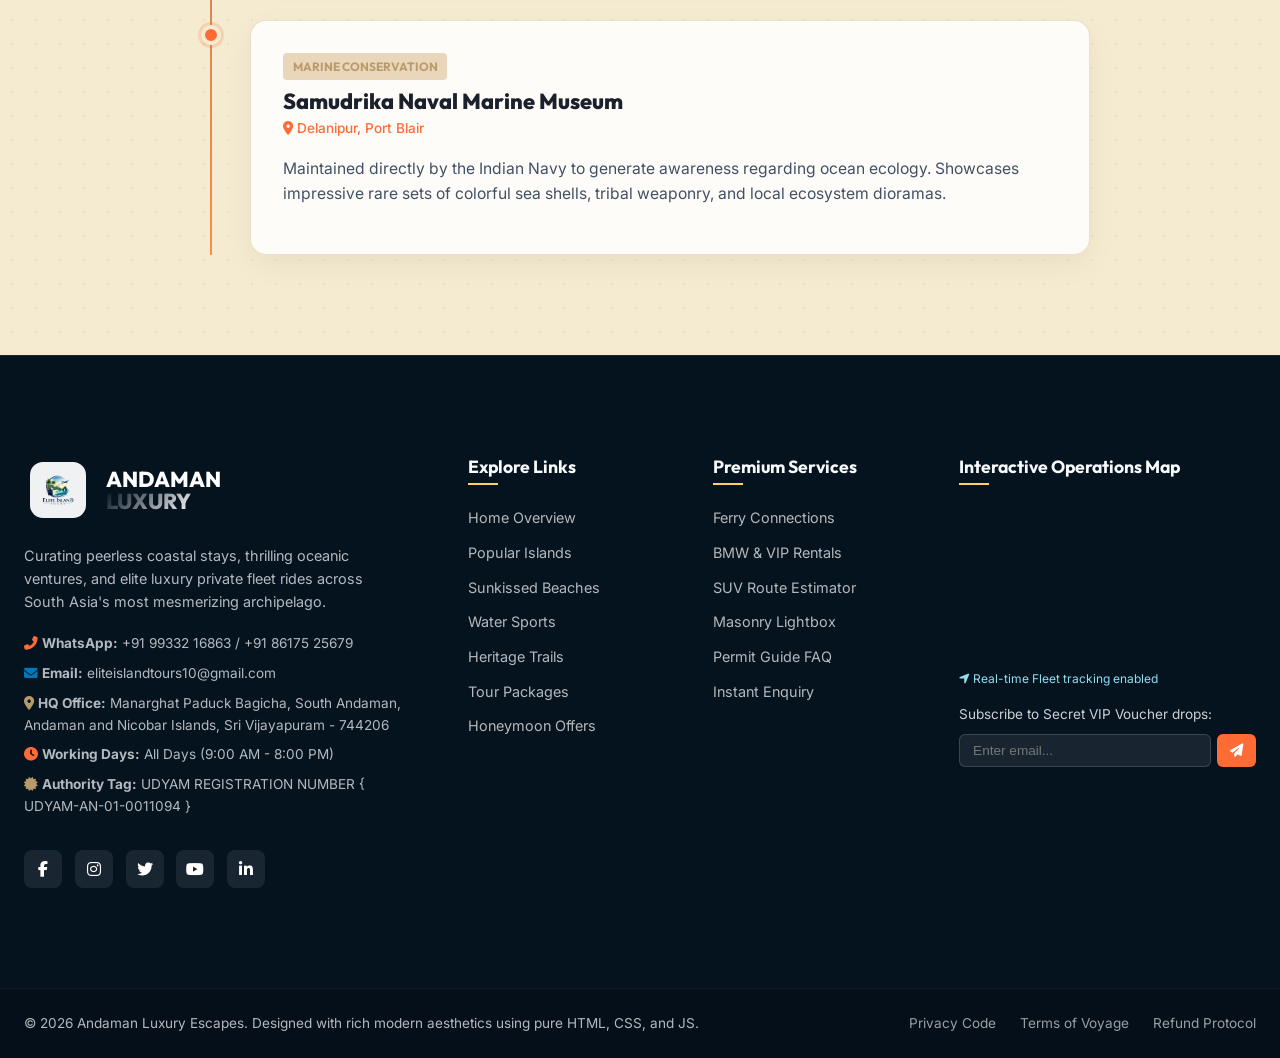
<file: history.html>
<!DOCTYPE html>
<html lang="en">
<head>
    <meta charset="UTF-8">
    <meta name="viewport" content="width=device-width, initial-scale=1.0">
    <title>Historical Places | Andaman & Nicobar Islands Premium Luxury Travel</title>
    <meta name="description" content="Discover the valiant tales of Indian independence fighters, captivating heritage ruins, and rich anthropological evolution.">
    
    <!-- Google Fonts -->
    <link rel="preconnect" href="https://fonts.googleapis.com">
    <link rel="preconnect" href="https://fonts.gstatic.com" crossorigin>
    <link href="https://fonts.googleapis.com/css2?family=Inter:wght@300;400;500;600;700&family=Outfit:wght@400;500;600;700;800&display=swap" rel="stylesheet">
    
    <!-- Font Awesome Icons -->
    <link rel="stylesheet" href="https://cdnjs.cloudflare.com/ajax/libs/font-awesome/6.4.0/css/all.min.css">
    
    <!-- Custom CSS -->
    <link rel="stylesheet" href="style.css">
</head>
<body class="subpage-body">

    <!-- Preloader -->
    <div id="preloader" class="preloader">
        <div class="loader-content">
            <div class="waves-loader"></div>
            <span class="loader-text">Loading Paradise...</span>
        </div>
    </div>

    <!-- Floating Action Buttons -->
    <a href="https://wa.me/919933216863" target="_blank" class="floating-btn whatsapp-btn" aria-label="Chat on WhatsApp">
        <i class="fab fa-whatsapp"></i>
    </a>
    <button id="backToTop" class="floating-btn back-top-btn" aria-label="Scroll back to top">
        <i class="fas fa-chevron-up"></i>
    </button>

    <!-- Transparent Sticky Navbar -->
    <header class="navbar navbar-subpage scrolled" id="navbar">
        <div class="nav-container">
            <a href="index.html" class="nav-logo">
                <span class="logo-icon">
                    <img src="image/logo.jpeg" alt="Logo" class="custom-logo">
                </span>
            </a>
            
            <nav class="nav-links" id="navLinks">
                <a href="index.html" class="nav-link">Home</a>
                <a href="islands.html" class="nav-link">Islands</a>
                <a href="beaches.html" class="nav-link">Beaches</a>
                <a href="activities.html" class="nav-link">Activities</a>
                <a href="history.html" class="nav-link active">History</a>
                <a href="packages.html" class="nav-link">Packages</a>
                <a href="honeymoon.html" class="nav-link">Honeymoon</a>
                <a href="tours.html" class="nav-link">Tours</a>
                <a href="cabs.html" class="nav-link">Cab Rentals</a>
                <a href="gallery.html" class="nav-link">Gallery</a>
                <a href="booking.html" class="nav-link btn-nav">Plan Trip</a>
            </nav>

            <div class="nav-actions">
             
                <button class="hamburger" id="hamburger" aria-label="Toggle navigation menu">
                    <span class="bar"></span>
                    <span class="bar"></span>
                    <span class="bar"></span>
                </button>
            </div>
        </div>
    </header>

    <!-- HISTORICAL PLACES SECTION -->
    <section id="history" class="history-section py-section bg-vintage">
        <div class="section-container">
            <div class="section-header reveal-up">
                <span class="subtitle-pill text-dark">Echoes of Glory</span>
                <h2>Historical <span class="gradient-text">Monuments</span> & Museums</h2>
                <p>Discover the valiant tales of Indian independence fighters, captivating heritage ruins, and rich anthropological evolution.</p>
            </div>

            <!-- Timeline Structure -->
            <div class="timeline">
                <!-- Timeline Item 1 -->
                <div class="timeline-item reveal-up">
                    <div class="timeline-dot"></div>
                    <div class="timeline-content glass-vintage">
                        <span class="timeline-tag">National Memorial</span>
                        <h3>Cellular Jail (Kala Pani)</h3>
                        <p class="hist-loc"><i class="fas fa-map-marker-alt"></i> Port Blair</p>
                        <p>The monumental three-story colonial prison that once held prominent political exiles. Experience the highly emotional, patriotically uplifting Sound and Light evening show narrating rich history.</p>
                        <div class="fighter-story">
                            <i class="fas fa-quote-left"></i>
                            <span>Dedicated to the brave unyielding spirits of legendary freedom fighters who sacrificed their lives.</span>
                        </div>
                    </div>
                </div>

                <!-- Timeline Item 2 -->
                <div class="timeline-item reveal-up">
                    <div class="timeline-dot"></div>
                    <div class="timeline-content glass-vintage">
                        <span class="timeline-tag">Colonial Architecture</span>
                        <h3>Ross Island Heritage Ruins</h3>
                        <p class="hist-loc"><i class="fas fa-map-marker-alt"></i> Near Port Blair</p>
                        <p>Once known as the 'Paris of the East' serving as the luxurious British administrative headquarters. Today, majestic structures like the old church, ballroom, and bakery are beautifully reclaimed by nature.</p>
                    </div>
                </div>

                <!-- Timeline Item 3 -->
                <div class="timeline-item reveal-up">
                    <div class="timeline-dot"></div>
                    <div class="timeline-content glass-vintage">
                        <span class="timeline-tag">Gallows & History</span>
                        <h3>Viper Island</h3>
                        <p class="hist-loc"><i class="fas pointed text-blue"></i> Port Blair Harbor</p>
                        <p>Housing the hilltop remains of the old gallows where prisoners were kept before the Cellular Jail was built. Offers a solemn, tranquil boat excursion past scenic harbor vistas.</p>
                    </div>
                </div>

                <!-- Timeline Item 4 -->
                <div class="timeline-item reveal-up">
                    <div class="timeline-dot"></div>
                    <div class="timeline-content glass-vintage">
                        <span class="timeline-tag">Tribal Heritage</span>
                        <h3>Anthropological Museum</h3>
                        <p class="hist-loc"><i class="fas fa-map-marker-alt"></i> Port Blair</p>
                        <p>An exquisitely curated collection providing profound insights into the native Paleolithic tribal communities of the islands including Jarawas, Onges, Sentinelese, and Shompens.</p>
                    </div>
                </div>

                <!-- Timeline Item 5 -->
                <div class="timeline-item reveal-up">
                    <div class="timeline-dot"></div>
                    <div class="timeline-content glass-vintage">
                        <span class="timeline-tag">Marine Conservation</span>
                        <h3>Samudrika Naval Marine Museum</h3>
                        <p class="hist-loc"><i class="fas fa-map-marker-alt"></i> Delanipur, Port Blair</p>
                        <p>Maintained directly by the Indian Navy to generate awareness regarding ocean ecology. Showcases impressive rare sets of colorful sea shells, tribal weaponry, and local ecosystem dioramas.</p>
                    </div>
                </div>
            </div>
        </div>
    </section>

    <!-- CONTACT SECTION / FOOTER -->
    <footer id="contact" class="footer-section bg-dark-deep text-white">
        <!-- Main Contact Row -->
        <div class="section-container footer-top py-section">
            <div class="footer-grid">
                <!-- Info block -->
                <div class="footer-col brand-col reveal-up">
                    <div class="footer-logo">
                        <span class="logo-icon text-orange"><img src="image/logo.jpeg" alt="Logo" class="footer-logo"></span>
                        <span class="logo-title-foot">ANDAMAN <span class="gradient-text">LUXURY</span></span>
                    </div>
                    <p class="footer-brand-desc">Curating peerless coastal stays, thrilling oceanic ventures, and elite luxury private fleet rides across South Asia's most mesmerizing archipelago.</p>
                    
                    <div class="contact-methods mt-small">
                        <p><i class="fas fa-phone-alt text-orange"></i> <strong>WhatsApp:</strong> +91 99332 16863 / +91 86175 25679</p>
                        <p><i class="fas fa-envelope text-blue"></i> <strong>Email:</strong> eliteislandtours10@gmail.com</p>
                        <p><i class="fas fa-map-marker-alt text-sand"></i> <strong>HQ Office:</strong> Manarghat Paduck Bagicha, South Andaman, Andaman and Nicobar Islands, Sri Vijayapuram - 744206</p>
                        <p><i class="fas fa-clock text-orange"></i> <strong>Working Days:</strong> All Days (9:00 AM - 8:00 PM)</p>
                        <p><i class="fas fa-certificate text-sand"></i> <strong>Authority Tag:</strong> UDYAM REGISTRATION NUMBER { UDYAM-AN-01-0011094 }</p>
                    </div>

                    <div class="social-icons mt-medium">
                        <a href="#" aria-label="Facebook"><i class="fab fa-facebook-f"></i></a>
                        <a href="#" aria-label="Instagram"><i class="fab fa-instagram"></i></a>
                        <a href="#" aria-label="Twitter"><i class="fab fa-twitter"></i></a>
                        <a href="#" aria-label="YouTube"><i class="fab fa-youtube"></i></a>
                        <a href="#" aria-label="LinkedIn"><i class="fab fa-linkedin-in"></i></a>
                    </div>
                </div>

                <!-- Quick links -->
                <div class="footer-col links-col reveal-up" style="transition-delay: 0.1s;">
                    <h4>Explore Links</h4>
                    <ul>
                        <li><a href="index.html">Home Overview</a></li>
                        <li><a href="islands.html">Popular Islands</a></li>
                        <li><a href="beaches.html">Sunkissed Beaches</a></li>
                        <li><a href="activities.html">Water Sports</a></li>
                        <li><a href="history.html">Heritage Trails</a></li>
                        <li><a href="packages.html">Tour Packages</a></li>
                        <li><a href="honeymoon.html">Honeymoon Offers</a></li>
                    </ul>
                </div>

                <!-- Secondary links -->
                <div class="footer-col links-col reveal-up" style="transition-delay: 0.2s;">
                    <h4>Premium Services</h4>
                    <ul>
                        <li><a href="tours.html">Ferry Connections</a></li>
                        <li><a href="cabs.html">BMW & VIP Rentals</a></li>
                        <li><a href="cabs.html">SUV Route Estimator</a></li>
                        <li><a href="gallery.html">Masonry Lightbox</a></li>
                        <li><a href="index.html#faq">Permit Guide FAQ</a></li>
                        <li><a href="booking.html">Instant Enquiry</a></li>
                    </ul>
                </div>

                <!-- Map placeholder & Subscribe -->
                <div class="footer-col map-col reveal-up" style="transition-delay: 0.3s;">
                    <h4>Interactive Operations Map</h4>
                    <div class="map-placeholder">
                        <iframe 
                            src="https://www.google.com/maps?q=Manarghat%20paduck%20bagicha%20South%20Andaman%20Andaman%20and%20Nicobar%20Islands%20Sri%20Vijayapuram%20744206&output=embed" 
                            width="100%" 
                            height="150" 
                            style="border:0; border-radius: 8px;" 
                            allowfullscreen="" 
                            loading="lazy" 
                            referrerpolicy="no-referrer-when-downgrade"
                            title="Port Blair Regional Google Map">
                        </iframe>
                        <span class="map-caption"><i class="fas fa-location-arrow"></i> Real-time Fleet tracking enabled</span>
                    </div>

                    <!-- Newsletter inline Form -->
                    <div class="newsletter-box mt-small">
                        <span>Subscribe to Secret VIP Voucher drops:</span>
                        <form id="newsletterForm" class="news-form mt-mini">
                            <input type="email" placeholder="Enter email..." required>
                            <button type="submit" aria-label="Subscribe"><i class="fas fa-paper-plane"></i></button>
                        </form>
                    </div>
                </div>
            </div>
        </div>

        <!-- Footer Bottom Legal bar -->
        <div class="footer-bottom">
            <div class="section-container bottom-bar-container">
                <p>&copy; 2026 Andaman Luxury Escapes. Designed with rich modern aesthetics using pure HTML, CSS, and JS.</p>
                <div class="legal-links">
                    <a href="#">Privacy Code</a>
                    <a href="#">Terms of Voyage</a>
                    <a href="#">Refund Protocol</a>
                </div>
            </div>
        </div>
    </footer>

    <!-- Custom JavaScript -->
    <script src="script.js"></script>
</body>
</html>
</file>
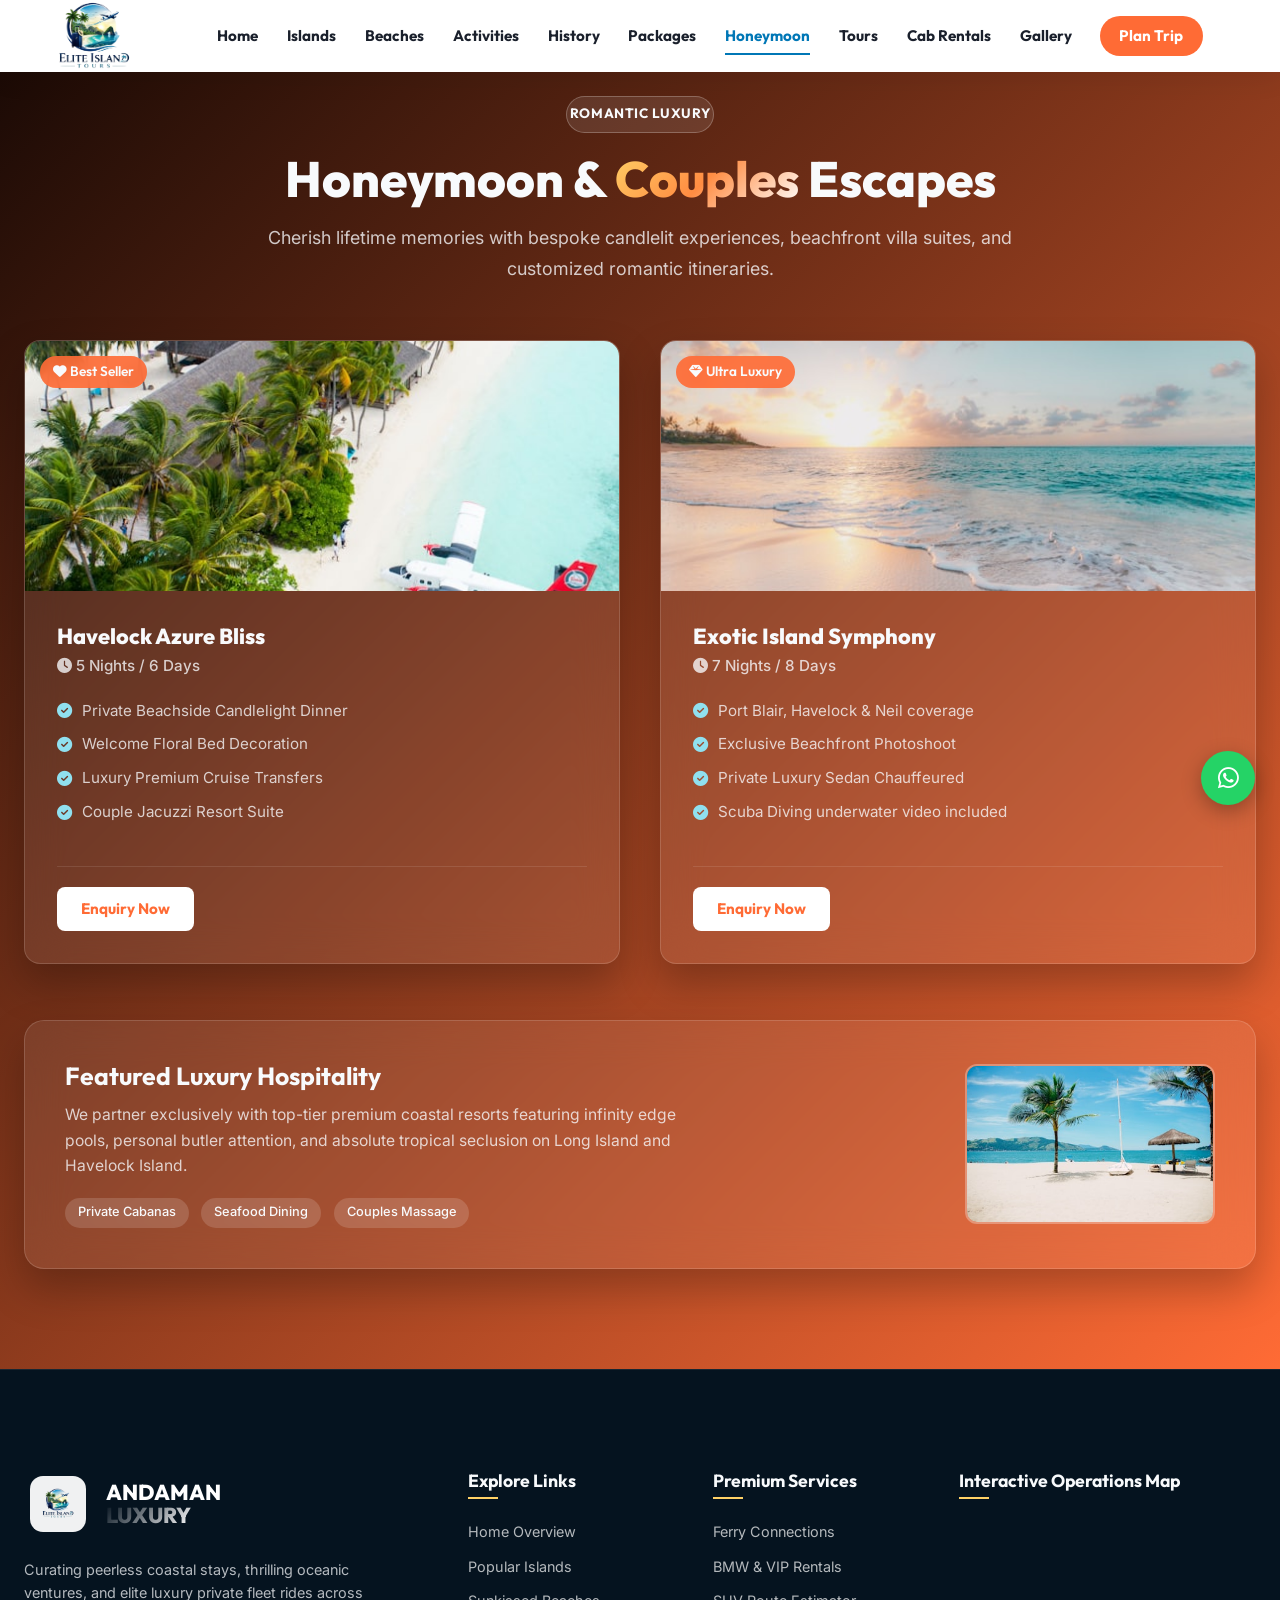
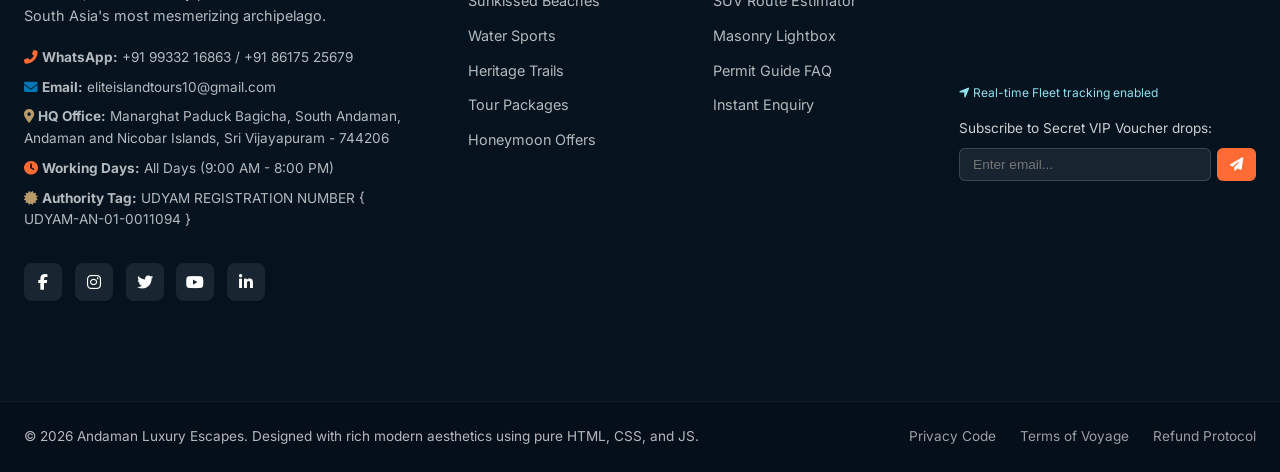
<file: honeymoon.html>
<!DOCTYPE html>
<html lang="en">
<head>
    <meta charset="UTF-8">
    <meta name="viewport" content="width=device-width, initial-scale=1.0">
    <title>Honeymoon Packages | Andaman & Nicobar Islands Premium Luxury Travel</title>
    <meta name="description" content="Cherish lifetime memories with bespoke candlelit experiences, beachfront villa suites, and customized romantic itineraries.">
    
    <!-- Google Fonts -->
    <link rel="preconnect" href="https://fonts.googleapis.com">
    <link rel="preconnect" href="https://fonts.gstatic.com" crossorigin>
    <link href="https://fonts.googleapis.com/css2?family=Inter:wght@300;400;500;600;700&family=Outfit:wght@400;500;600;700;800&display=swap" rel="stylesheet">
    
    <!-- Font Awesome Icons -->
    <link rel="stylesheet" href="https://cdnjs.cloudflare.com/ajax/libs/font-awesome/6.4.0/css/all.min.css">
    
    <!-- Custom CSS -->
    <link rel="stylesheet" href="style.css">
</head>
<body class="subpage-body">

    <!-- Preloader -->
    <div id="preloader" class="preloader">
        <div class="loader-content">
            <div class="waves-loader"></div>
            <span class="loader-text">Loading Paradise...</span>
        </div>
    </div>

    <!-- Floating Action Buttons -->
    <a href="https://wa.me/919933216863" target="_blank" class="floating-btn whatsapp-btn" aria-label="Chat on WhatsApp">
        <i class="fab fa-whatsapp"></i>
    </a>
    <button id="backToTop" class="floating-btn back-top-btn" aria-label="Scroll back to top">
        <i class="fas fa-chevron-up"></i>
    </button>

    <!-- Transparent Sticky Navbar -->
    <header class="navbar navbar-subpage scrolled" id="navbar">
        <div class="nav-container">
            <a href="index.html" class="nav-logo">
                <span class="logo-icon">
                    <img src="image/logo.jpeg" alt="Logo" class="custom-logo">
                </span>
            </a>
            
            <nav class="nav-links" id="navLinks">
                <a href="index.html" class="nav-link">Home</a>
                <a href="islands.html" class="nav-link">Islands</a>
                <a href="beaches.html" class="nav-link">Beaches</a>
                <a href="activities.html" class="nav-link">Activities</a>
                <a href="history.html" class="nav-link">History</a>
                <a href="packages.html" class="nav-link">Packages</a>
                <a href="honeymoon.html" class="nav-link active">Honeymoon</a>
                <a href="tours.html" class="nav-link">Tours</a>
                <a href="cabs.html" class="nav-link">Cab Rentals</a>
                <a href="gallery.html" class="nav-link">Gallery</a>
                <a href="booking.html" class="nav-link btn-nav">Plan Trip</a>
            </nav>

            <div class="nav-actions">
            
                <button class="hamburger" id="hamburger" aria-label="Toggle navigation menu">
                    <span class="bar"></span>
                    <span class="bar"></span>
                    <span class="bar"></span>
                </button>
            </div>
        </div>
    </header>

    <!-- HONEYMOON PACKAGES SECTION -->
    <section id="honeymoon" class="honeymoon-section py-section bg-sunset text-white">
        <!-- Floating CSS hearts animation wrapper -->
        <div class="floating-hearts-container" id="heartsContainer">
            <div class="heart">&hearts;</div>
            <div class="heart" style="left: 20%; animation-delay: 2s; font-size: 24px;">&hearts;</div>
            <div class="heart" style="left: 85%; animation-delay: 1s; font-size: 32px;">&hearts;</div>
            <div class="heart" style="left: 60%; animation-delay: 4s; font-size: 18px;">&hearts;</div>
            <div class="heart" style="left: 40%; animation-delay: 3s; font-size: 28px;">&hearts;</div>
        </div>

        <div class="section-container relative-z">
            <div class="section-header reveal-up text-center">
                <span class="subtitle-pill border-light">Romantic Luxury</span>
                <h2>Honeymoon & <span class="gradient-text-sunset">Couples</span> Escapes</h2>
                <p>Cherish lifetime memories with bespoke candlelit experiences, beachfront villa suites, and customized romantic itineraries.</p>
            </div>

            <div class="honeymoon-grid">
                <!-- Romance Package 1 -->
                <div class="hm-card glass-sunset reveal-up">
                    <div class="hm-img">
                        <img src="image/unsplash-1512100356356-de1b84283e18-w600.jpg" alt="Havelock Romance" loading="lazy">
                        <span class="tag-romantic"><i class="fas fa-heart"></i> Best Seller</span>
                    </div>
                    <div class="hm-content">
                        <h3>Havelock Azure Bliss</h3>
                        <p class="hm-duration"><i class="fas fa-clock"></i> 5 Nights / 6 Days</p>
                        <ul class="hm-features">
                            <li><i class="fas fa-check-circle"></i> Private Beachside Candlelight Dinner</li>
                            <li><i class="fas fa-check-circle"></i> Welcome Floral Bed Decoration</li>
                            <li><i class="fas fa-check-circle"></i> Luxury Premium Cruise Transfers</li>
                            <li><i class="fas fa-check-circle"></i> Couple Jacuzzi Resort Suite</li>
                        </ul>
                        <div class="hm-price-row">
                            <a href="booking.html" class="btn btn-sunset" data-enquiry-trigger>Enquiry Now</a>
                        </div>
                    </div>
                </div>

                <!-- Romance Package 2 -->
                <div class="hm-card glass-sunset reveal-up" style="transition-delay: 0.2s;">
                    <div class="hm-img">
                        <img src="image/unsplash-1507525428034-b723cf961d3e-w600.jpg" alt="Neil Serenity" loading="lazy">
                        <span class="tag-romantic"><i class="fas fa-gem"></i> Ultra Luxury</span>
                    </div>
                    <div class="hm-content">
                        <h3>Exotic Island Symphony</h3>
                        <p class="hm-duration"><i class="fas fa-clock"></i> 7 Nights / 8 Days</p>
                        <ul class="hm-features">
                            <li><i class="fas fa-check-circle"></i> Port Blair, Havelock & Neil coverage</li>
                            <li><i class="fas fa-check-circle"></i> Exclusive Beachfront Photoshoot</li>
                            <li><i class="fas fa-check-circle"></i> Private Luxury Sedan Chauffeured</li>
                            <li><i class="fas fa-check-circle"></i> Scuba Diving underwater video included</li>
                        </ul>
                        <div class="hm-price-row">
                            <a href="booking.html" class="btn btn-sunset" data-enquiry-trigger>Enquiry Now</a>
                        </div>
                    </div>
                </div>
            </div>

            <!-- Romantic Itinerary Highlight -->
            <div class="resort-highlight glass-sunset mt-big reveal-up">
                <div class="resort-text">
                    <h3>Featured Luxury Hospitality</h3>
                    <p>We partner exclusively with top-tier premium coastal resorts featuring infinity edge pools, personal butler attention, and absolute tropical seclusion on Long Island and Havelock Island.</p>
                    <div class="resort-tags">
                        <span>Private Cabanas</span>
                        <span>Seafood Dining</span>
                        <span>Couples Massage</span>
                    </div>
                </div>
                <div class="resort-imgs">
                    <img src="image/unsplash-1519046904884-53103b34b206-w400.jpg" alt="Resort" class="resort-thumb" loading="lazy">
                </div>
            </div>
        </div>
    </section>

    <!-- CONTACT SECTION / FOOTER -->
    <footer id="contact" class="footer-section bg-dark-deep text-white">
        <!-- Main Contact Row -->
        <div class="section-container footer-top py-section">
            <div class="footer-grid">
                <!-- Info block -->
                <div class="footer-col brand-col reveal-up">
                    <div class="footer-logo">
                        <span class="logo-icon text-orange"><img src="image/logo.jpeg" alt="Logo" class="footer-logo"></span>
                        <span class="logo-title-foot">ANDAMAN <span class="gradient-text">LUXURY</span></span>
                    </div>
                    <p class="footer-brand-desc">Curating peerless coastal stays, thrilling oceanic ventures, and elite luxury private fleet rides across South Asia's most mesmerizing archipelago.</p>
                    
                    <div class="contact-methods mt-small">
                        <p><i class="fas fa-phone-alt text-orange"></i> <strong>WhatsApp:</strong> +91 99332 16863 / +91 86175 25679</p>
                        <p><i class="fas fa-envelope text-blue"></i> <strong>Email:</strong> eliteislandtours10@gmail.com</p>
                        <p><i class="fas fa-map-marker-alt text-sand"></i> <strong>HQ Office:</strong> Manarghat Paduck Bagicha, South Andaman, Andaman and Nicobar Islands, Sri Vijayapuram - 744206</p>
                        <p><i class="fas fa-clock text-orange"></i> <strong>Working Days:</strong> All Days (9:00 AM - 8:00 PM)</p>
                        <p><i class="fas fa-certificate text-sand"></i> <strong>Authority Tag:</strong> UDYAM REGISTRATION NUMBER { UDYAM-AN-01-0011094 }</p>
                    </div>

                    <div class="social-icons mt-medium">
                        <a href="#" aria-label="Facebook"><i class="fab fa-facebook-f"></i></a>
                        <a href="#" aria-label="Instagram"><i class="fab fa-instagram"></i></a>
                        <a href="#" aria-label="Twitter"><i class="fab fa-twitter"></i></a>
                        <a href="#" aria-label="YouTube"><i class="fab fa-youtube"></i></a>
                        <a href="#" aria-label="LinkedIn"><i class="fab fa-linkedin-in"></i></a>
                    </div>
                </div>

                <!-- Quick links -->
                <div class="footer-col links-col reveal-up" style="transition-delay: 0.1s;">
                    <h4>Explore Links</h4>
                    <ul>
                        <li><a href="index.html">Home Overview</a></li>
                        <li><a href="islands.html">Popular Islands</a></li>
                        <li><a href="beaches.html">Sunkissed Beaches</a></li>
                        <li><a href="activities.html">Water Sports</a></li>
                        <li><a href="history.html">Heritage Trails</a></li>
                        <li><a href="packages.html">Tour Packages</a></li>
                        <li><a href="honeymoon.html">Honeymoon Offers</a></li>
                    </ul>
                </div>

                <!-- Secondary links -->
                <div class="footer-col links-col reveal-up" style="transition-delay: 0.2s;">
                    <h4>Premium Services</h4>
                    <ul>
                        <li><a href="tours.html">Ferry Connections</a></li>
                        <li><a href="cabs.html">BMW & VIP Rentals</a></li>
                        <li><a href="cabs.html">SUV Route Estimator</a></li>
                        <li><a href="gallery.html">Masonry Lightbox</a></li>
                        <li><a href="index.html#faq">Permit Guide FAQ</a></li>
                        <li><a href="booking.html">Instant Enquiry</a></li>
                    </ul>
                </div>

                <!-- Map placeholder & Subscribe -->
                <div class="footer-col map-col reveal-up" style="transition-delay: 0.3s;">
                    <h4>Interactive Operations Map</h4>
                    <div class="map-placeholder">
                        <iframe 
                            src="https://www.google.com/maps?q=Manarghat%20paduck%20bagicha%20South%20Andaman%20Andaman%20and%20Nicobar%20Islands%20Sri%20Vijayapuram%20744206&output=embed" 
                            width="100%" 
                            height="150" 
                            style="border:0; border-radius: 8px;" 
                            allowfullscreen="" 
                            loading="lazy" 
                            referrerpolicy="no-referrer-when-downgrade"
                            title="Port Blair Regional Google Map">
                        </iframe>
                        <span class="map-caption"><i class="fas fa-location-arrow"></i> Real-time Fleet tracking enabled</span>
                    </div>

                    <!-- Newsletter inline Form -->
                    <div class="newsletter-box mt-small">
                        <span>Subscribe to Secret VIP Voucher drops:</span>
                        <form id="newsletterForm" class="news-form mt-mini">
                            <input type="email" placeholder="Enter email..." required>
                            <button type="submit" aria-label="Subscribe"><i class="fas fa-paper-plane"></i></button>
                        </form>
                    </div>
                </div>
            </div>
        </div>

        <!-- Footer Bottom Legal bar -->
        <div class="footer-bottom">
            <div class="section-container bottom-bar-container">
                <p>&copy; 2026 Andaman Luxury Escapes. Designed with rich modern aesthetics using pure HTML, CSS, and JS.</p>
                <div class="legal-links">
                    <a href="#">Privacy Code</a>
                    <a href="#">Terms of Voyage</a>
                    <a href="#">Refund Protocol</a>
                </div>
            </div>
        </div>
    </footer>

    <!-- Custom JavaScript -->
    <script src="script.js"></script>
</body>
</html>
</file>
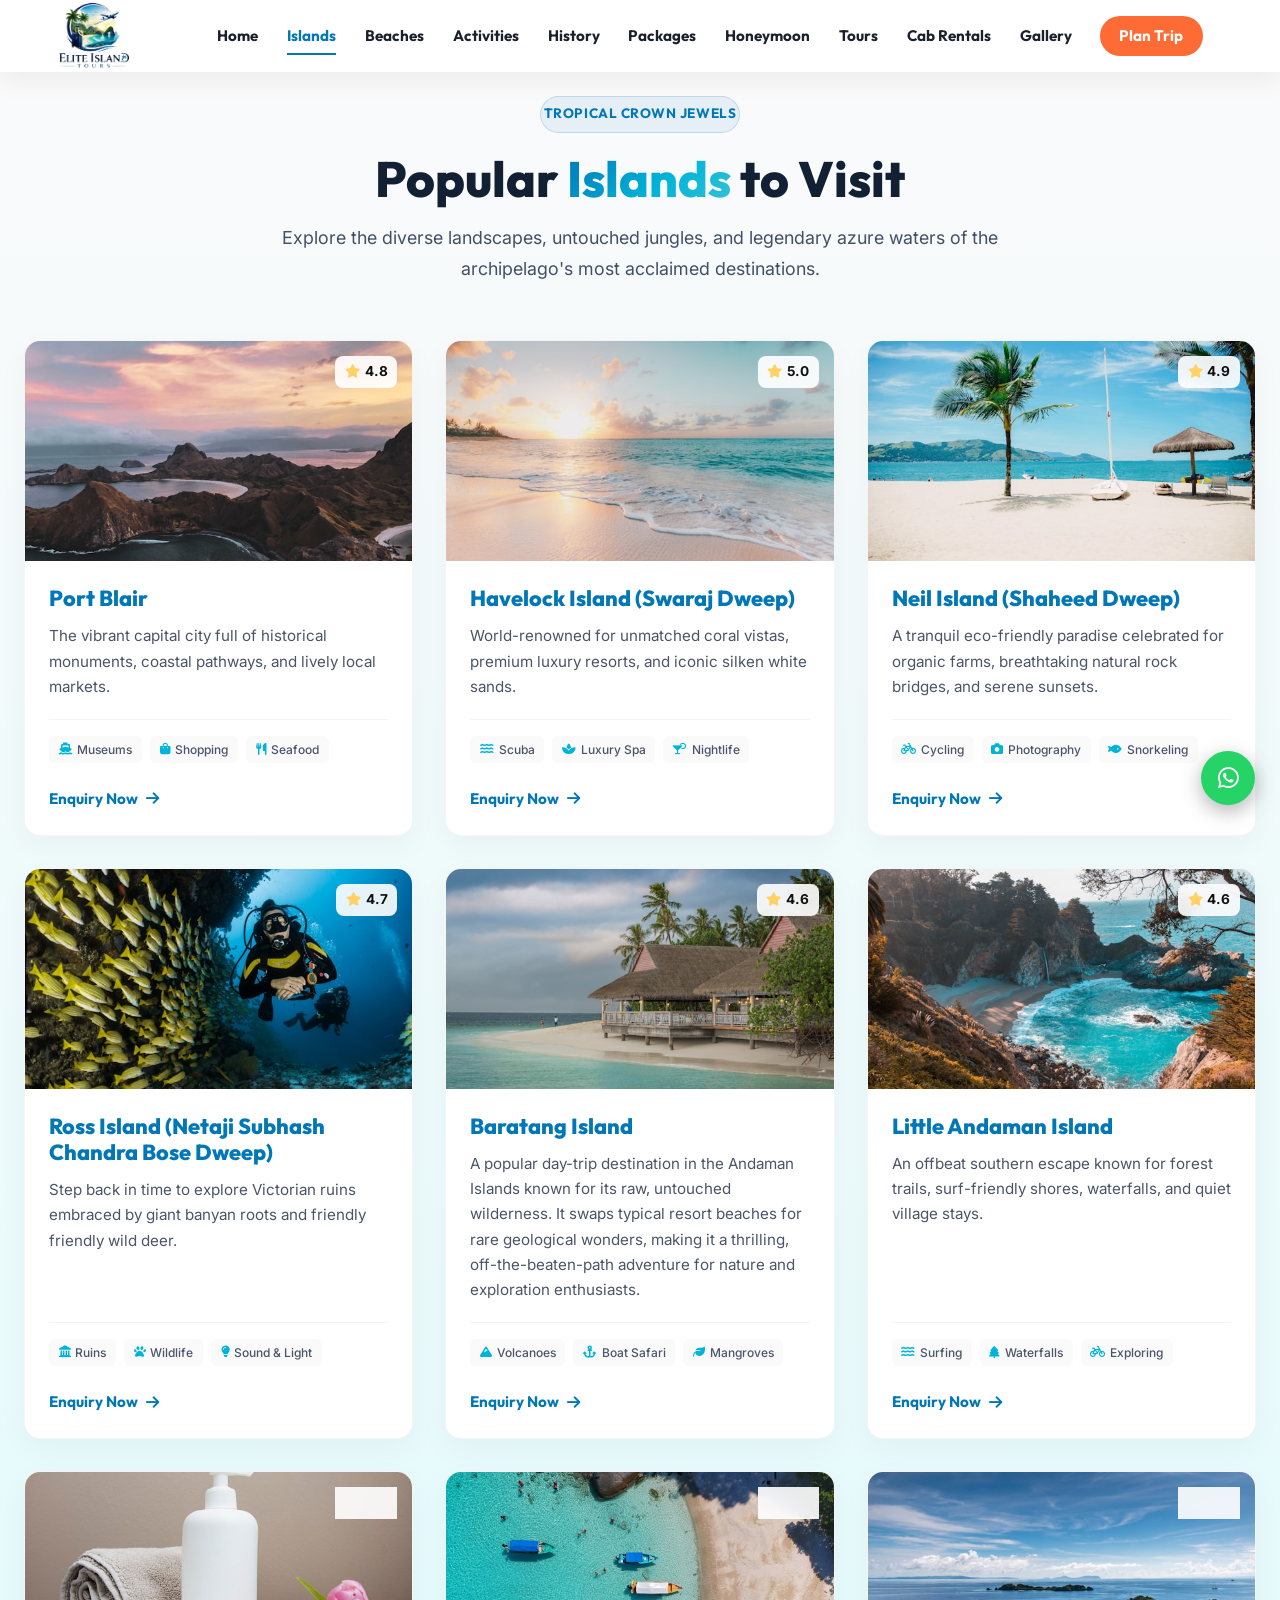
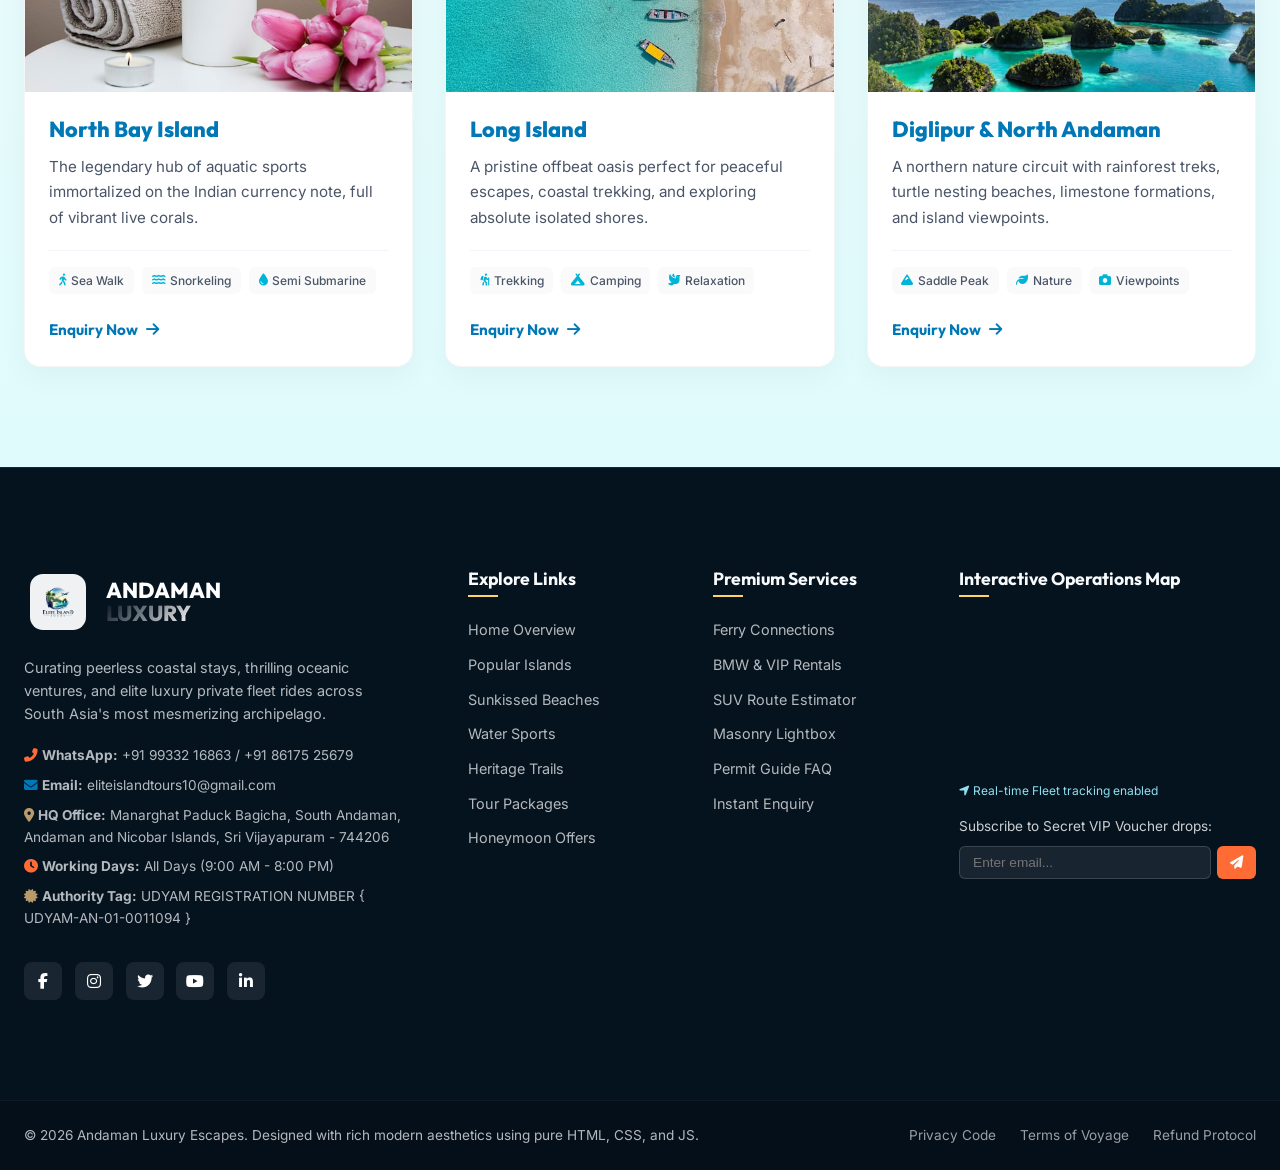
<file: islands.html>
<!DOCTYPE html>
<html lang="en">
<head>
    <meta charset="UTF-8">
    <meta name="viewport" content="width=device-width, initial-scale=1.0">
    <title>Popular Islands | Andaman & Nicobar Islands Premium Luxury Travel</title>
    <meta name="description" content="Explore the diverse landscapes, untouched jungles, and legendary azure waters of the archipelago's most acclaimed destinations.">
    
    <!-- Google Fonts -->
    <link rel="preconnect" href="https://fonts.googleapis.com">
    <link rel="preconnect" href="https://fonts.gstatic.com" crossorigin>
    <link href="https://fonts.googleapis.com/css2?family=Inter:wght@300;400;500;600;700&family=Outfit:wght@400;500;600;700;800&display=swap" rel="stylesheet">
    
    <!-- Font Awesome Icons -->
    <link rel="stylesheet" href="https://cdnjs.cloudflare.com/ajax/libs/font-awesome/6.4.0/css/all.min.css">
    
    <!-- Custom CSS -->
    <link rel="stylesheet" href="style.css">
</head>
<body class="subpage-body">

    <!-- Preloader -->
    <div id="preloader" class="preloader">
        <div class="loader-content">
            <div class="waves-loader"></div>
            <span class="loader-text">Loading Paradise...</span>
        </div>
    </div>

    <!-- Floating Action Buttons -->
    <a href="https://wa.me/919933216863" target="_blank" class="floating-btn whatsapp-btn" aria-label="Chat on WhatsApp">
        <i class="fab fa-whatsapp"></i>
    </a>
    <button id="backToTop" class="floating-btn back-top-btn" aria-label="Scroll back to top">
        <i class="fas fa-chevron-up"></i>
    </button>

    <!-- Transparent Sticky Navbar -->
    <header class="navbar navbar-subpage scrolled" id="navbar">
        <div class="nav-container">
            <a href="index.html" class="nav-logo">
                <span class="logo-icon">
                    <img src="image/logo.jpeg" alt="Logo" class="custom-logo">
                </span>
            </a>
            
            <nav class="nav-links" id="navLinks">
                <a href="index.html" class="nav-link">Home</a>
                <a href="islands.html" class="nav-link active">Islands</a>
                <a href="beaches.html" class="nav-link">Beaches</a>
                <a href="activities.html" class="nav-link">Activities</a>
                <a href="history.html" class="nav-link">History</a>
                <a href="packages.html" class="nav-link">Packages</a>
                <a href="honeymoon.html" class="nav-link">Honeymoon</a>
                <a href="tours.html" class="nav-link">Tours</a>
                <a href="cabs.html" class="nav-link">Cab Rentals</a>
                <a href="gallery.html" class="nav-link">Gallery</a>
                <a href="booking.html" class="nav-link btn-nav">Plan Trip</a>
            </nav>

            <div class="nav-actions">
                
                <button class="hamburger" id="hamburger" aria-label="Toggle navigation menu">
                    <span class="bar"></span>
                    <span class="bar"></span>
                    <span class="bar"></span>
                </button>
            </div>
        </div>
    </header>

    <!-- POPULAR ISLANDS SECTION -->
    <section id="islands" class="islands-section py-section bg-gradient-subtle">
        <div class="section-container">
            <div class="section-header reveal-up">
                <span class="subtitle-pill">Tropical Crown Jewels</span>
                <h2>Popular <span class="gradient-text">Islands</span> to Visit</h2>
                <p>Explore the diverse landscapes, untouched jungles, and legendary azure waters of the archipelago's most acclaimed destinations.</p>
            </div>

            <div class="islands-grid">
                <!-- Island Card 1 -->
                <div class="island-card reveal-up">
                    <div class="card-img-wrapper">
                        <img src="image/unsplash-1589309736404-2e142a2acdf0-w600.jpg" alt="Port Blair" loading="lazy">
                        <div class="rating-badge"><i class="fas fa-star"></i> 4.8</div>
                    </div>
                    <div class="card-content">
                        <h3>Port Blair</h3>
                        <p>The vibrant capital city full of historical monuments, coastal pathways, and lively local markets.</p>
                        <div class="card-activities">
                            <span><i class="fas fa-ship"></i> Museums</span>
                            <span><i class="fas fa-shopping-bag"></i> Shopping</span>
                            <span><i class="fas fa-utensils"></i> Seafood</span>
                        </div>
                        <a href="booking.html" class="btn-explore" data-enquiry-trigger>Enquiry Now <i class="fas fa-arrow-right"></i></a>
                    </div>
                </div>

                <!-- Island Card 2 -->
                <div class="island-card reveal-up" style="transition-delay: 0.1s;">
                    <div class="card-img-wrapper">
                        <img src="image/unsplash-1507525428034-b723cf961d3e-w600.jpg" alt="Havelock Island" loading="lazy">
                        <div class="rating-badge"><i class="fas fa-star"></i> 5.0</div>
                    </div>
                    <div class="card-content">
                        <h3>Havelock Island (Swaraj Dweep)</h3>
                        <p>World-renowned for unmatched coral vistas, premium luxury resorts, and iconic silken white sands.</p>
                        <div class="card-activities">
                            <span><i class="fas fa-water"></i> Scuba</span>
                            <span><i class="fas fa-spa"></i> Luxury Spa</span>
                            <span><i class="fas fa-cocktail"></i> Nightlife</span>
                        </div>
                        <a href="booking.html" class="btn-explore" data-enquiry-trigger>Enquiry Now <i class="fas fa-arrow-right"></i></a>
                    </div>
                </div>

                <!-- Island Card 3 -->
                <div class="island-card reveal-up" style="transition-delay: 0.2s;">
                    <div class="card-img-wrapper">
                        <img src="image/unsplash-1519046904884-53103b34b206-w600.jpg" alt="Neil Island" loading="lazy">
                        <div class="rating-badge"><i class="fas fa-star"></i> 4.9</div>
                    </div>
                    <div class="card-content">
                        <h3>Neil Island (Shaheed Dweep)</h3>
                        <p>A tranquil eco-friendly paradise celebrated for organic farms, breathtaking natural rock bridges, and serene sunsets.</p>
                        <div class="card-activities">
                            <span><i class="fas fa-bicycle"></i> Cycling</span>
                            <span><i class="fas fa-camera"></i> Photography</span>
                            <span><i class="fas fa-fish"></i> Snorkeling</span>
                        </div>
                        <a href="booking.html" class="btn-explore" data-enquiry-trigger>Enquiry Now <i class="fas fa-arrow-right"></i></a>
                    </div>
                </div>

                <!-- Island Card 4 -->
                <div class="island-card reveal-up" style="transition-delay: 0.3s;">
                    <div class="card-img-wrapper">
                        <img src="image/unsplash-1544551763-46a013bb70d5-w600.jpg" alt="Ross Island" loading="lazy">
                        <div class="rating-badge"><i class="fas fa-star"></i> 4.7</div>
                    </div>
                    <div class="card-content">
                        <h3>Ross Island (Netaji Subhash Chandra Bose Dweep)</h3>
                        <p>Step back in time to explore Victorian ruins embraced by giant banyan roots and friendly friendly wild deer.</p>
                        <div class="card-activities">
                            <span><i class="fas fa-landmark"></i> Ruins</span>
                            <span><i class="fas fa-paw"></i> Wildlife</span>
                            <span><i class="fas fa-lightbulb"></i> Sound & Light</span>
                        </div>
                        <a href="booking.html" class="btn-explore" data-enquiry-trigger>Enquiry Now <i class="fas fa-arrow-right"></i></a>
                    </div>
                </div>

                <!-- Island Card 5 -->
                <div class="island-card reveal-up">
                    <div class="card-img-wrapper">
                        <img src="image/unsplash-1499793983690-e29da59ef1c2-w600.jpg" alt="Baratang Island" loading="lazy">
                        <div class="rating-badge"><i class="fas fa-star"></i> 4.6</div>
                    </div>
                    <div class="card-content">
                        <h3>Baratang Island</h3>
                        <p>A popular day-trip destination in the Andaman Islands known for its raw, untouched wilderness. It swaps typical resort beaches for rare geological wonders, making it a thrilling, off-the-beaten-path adventure for nature and exploration enthusiasts.</p>
                        <div class="card-activities">
                            <span><i class="fas fa-mountain"></i> Volcanoes</span>
                            <span><i class="fas fa-anchor"></i> Boat Safari</span>
                            <span><i class="fas fa-leaf"></i> Mangroves</span>
                        </div>
                        <a href="booking.html" class="btn-explore" data-enquiry-trigger>Enquiry Now <i class="fas fa-arrow-right"></i></a>
                    </div>
                </div>

                <!-- Island Card 6 -->
                <div class="island-card reveal-up" style="transition-delay: 0.1s;">
                    <div class="card-img-wrapper">
                        <img src="image/unsplash-1510414842594-a61c69b5ae57-w600.jpg" alt="Little Andaman Island" loading="lazy">
                        <div class="rating-badge"><i class="fas fa-star"></i> 4.6</div>
                    </div>
                    <div class="card-content">
                        <h3>Little Andaman Island</h3>
                        <p>An offbeat southern escape known for forest trails, surf-friendly shores, waterfalls, and quiet village stays.</p>
                        <div class="card-activities">
                            <span><i class="fas fa-water"></i> Surfing</span>
                            <span><i class="fas fa-tree"></i> Waterfalls</span>
                            <span><i class="fas fa-bicycle"></i> Exploring</span>
                        </div>
                        <a href="booking.html" class="btn-explore" data-enquiry-trigger>Enquiry Now <i class="fas fa-arrow-right"></i></a>
                    </div>
                </div>

                <!-- Island Card 7 -->
                <div class="island-card reveal-up" style="transition-delay: 0.2s;">
                    <div class="card-img-wrapper">
                        <img src="image/unsplash-1540555700478-4be289fbecef-w600.jpg" alt="North Bay Island" loading="lazy">
                        <div class="rating-badge"><i class="fas fa-star"></i> 4.8</div>
                    </div>
                    <div class="card-content">
                        <h3>North Bay Island</h3>
                        <p>The legendary hub of aquatic sports immortalized on the Indian currency note, full of vibrant live corals.</p>
                        <div class="card-activities">
                            <span><i class="fas fa-walking"></i> Sea Walk</span>
                            <span><i class="fas fa-water"></i> Snorkeling</span>
                            <span><i class="fas fa-tint"></i> Semi Submarine</span>
                        </div>
                        <a href="booking.html" class="btn-explore" data-enquiry-trigger>Enquiry Now <i class="fas fa-arrow-right"></i></a>
                    </div>
                </div>

                <!-- Island Card 8 -->
                <div class="island-card reveal-up" style="transition-delay: 0.3s;">
                    <div class="card-img-wrapper">
                        <img src="image/unsplash-1506929562872-bb421503ef21-w600.jpg" alt="Long Island" loading="lazy">
                        <div class="rating-badge"><i class="fas fa-star"></i> 4.7</div>
                    </div>
                    <div class="card-content">
                        <h3>Long Island</h3>
                        <p>A pristine offbeat oasis perfect for peaceful escapes, coastal trekking, and exploring absolute isolated shores.</p>
                        <div class="card-activities">
                            <span><i class="fas fa-hiking"></i> Trekking</span>
                            <span><i class="fas fa-campground"></i> Camping</span>
                            <span><i class="fas fa-dove"></i> Relaxation</span>
                        </div>
                        <a href="booking.html" class="btn-explore" data-enquiry-trigger>Enquiry Now <i class="fas fa-arrow-right"></i></a>
                    </div>
                </div>

                <!-- Island Card 9 -->
                <div class="island-card reveal-up">
                    <div class="card-img-wrapper">
                        <img src="image/unsplash-1516690561799-46d8f74f9abf-w600.jpg" alt="Diglipur and North Andaman" loading="lazy">
                        <div class="rating-badge"><i class="fas fa-star"></i> 4.8</div>
                    </div>
                    <div class="card-content">
                        <h3>Diglipur & North Andaman</h3>
                        <p>A northern nature circuit with rainforest treks, turtle nesting beaches, limestone formations, and island viewpoints.</p>
                        <div class="card-activities">
                            <span><i class="fas fa-mountain"></i> Saddle Peak</span>
                            <span><i class="fas fa-leaf"></i> Nature</span>
                            <span><i class="fas fa-camera"></i> Viewpoints</span>
                        </div>
                        <a href="booking.html" class="btn-explore" data-enquiry-trigger>Enquiry Now <i class="fas fa-arrow-right"></i></a>
                    </div>
                </div>
            </div>
        </div>
    </section>

    <!-- CONTACT SECTION / FOOTER -->
    <footer id="contact" class="footer-section bg-dark-deep text-white">
        <!-- Main Contact Row -->
        <div class="section-container footer-top py-section">
            <div class="footer-grid">
                <!-- Info block -->
                <div class="footer-col brand-col reveal-up">
                    <div class="footer-logo">
                        <span class="logo-icon text-orange"><img src="image/logo.jpeg" alt="Logo" class="footer-logo"></span>
                        <span class="logo-title-foot">ANDAMAN <span class="gradient-text">LUXURY</span></span>
                    </div>
                    <p class="footer-brand-desc">Curating peerless coastal stays, thrilling oceanic ventures, and elite luxury private fleet rides across South Asia's most mesmerizing archipelago.</p>
                    
                    <div class="contact-methods mt-small">
                        <p><i class="fas fa-phone-alt text-orange"></i> <strong>WhatsApp:</strong> +91 99332 16863 / +91 86175 25679</p>
                        <p><i class="fas fa-envelope text-blue"></i> <strong>Email:</strong> eliteislandtours10@gmail.com</p>
                        <p><i class="fas fa-map-marker-alt text-sand"></i> <strong>HQ Office:</strong> Manarghat Paduck Bagicha, South Andaman, Andaman and Nicobar Islands, Sri Vijayapuram - 744206</p>
                        <p><i class="fas fa-clock text-orange"></i> <strong>Working Days:</strong> All Days (9:00 AM - 8:00 PM)</p>
                        <p><i class="fas fa-certificate text-sand"></i> <strong>Authority Tag:</strong> UDYAM REGISTRATION NUMBER { UDYAM-AN-01-0011094 }</p>
                    </div>

                    <div class="social-icons mt-medium">
                        <a href="#" aria-label="Facebook"><i class="fab fa-facebook-f"></i></a>
                        <a href="#" aria-label="Instagram"><i class="fab fa-instagram"></i></a>
                        <a href="#" aria-label="Twitter"><i class="fab fa-twitter"></i></a>
                        <a href="#" aria-label="YouTube"><i class="fab fa-youtube"></i></a>
                        <a href="#" aria-label="LinkedIn"><i class="fab fa-linkedin-in"></i></a>
                    </div>
                </div>

                <!-- Quick links -->
                <div class="footer-col links-col reveal-up" style="transition-delay: 0.1s;">
                    <h4>Explore Links</h4>
                    <ul>
                        <li><a href="index.html">Home Overview</a></li>
                        <li><a href="islands.html">Popular Islands</a></li>
                        <li><a href="beaches.html">Sunkissed Beaches</a></li>
                        <li><a href="activities.html">Water Sports</a></li>
                        <li><a href="history.html">Heritage Trails</a></li>
                        <li><a href="packages.html">Tour Packages</a></li>
                        <li><a href="honeymoon.html">Honeymoon Offers</a></li>
                    </ul>
                </div>

                <!-- Secondary links -->
                <div class="footer-col links-col reveal-up" style="transition-delay: 0.2s;">
                    <h4>Premium Services</h4>
                    <ul>
                        <li><a href="tours.html">Ferry Connections</a></li>
                        <li><a href="cabs.html">BMW & VIP Rentals</a></li>
                        <li><a href="cabs.html">SUV Route Estimator</a></li>
                        <li><a href="gallery.html">Masonry Lightbox</a></li>
                        <li><a href="index.html#faq">Permit Guide FAQ</a></li>
                        <li><a href="booking.html">Instant Enquiry</a></li>
                    </ul>
                </div>

                <!-- Map placeholder & Subscribe -->
                <div class="footer-col map-col reveal-up" style="transition-delay: 0.3s;">
                    <h4>Interactive Operations Map</h4>
                    <div class="map-placeholder">
                        <iframe 
                            src="https://www.google.com/maps?q=Manarghat%20paduck%20bagicha%20South%20Andaman%20Andaman%20and%20Nicobar%20Islands%20Sri%20Vijayapuram%20744206&output=embed" 
                            width="100%" 
                            height="150" 
                            style="border:0; border-radius: 8px;" 
                            allowfullscreen="" 
                            loading="lazy" 
                            referrerpolicy="no-referrer-when-downgrade"
                            title="Port Blair Regional Google Map">
                        </iframe>
                        <span class="map-caption"><i class="fas fa-location-arrow"></i> Real-time Fleet tracking enabled</span>
                    </div>

                    <!-- Newsletter inline Form -->
                    <div class="newsletter-box mt-small">
                        <span>Subscribe to Secret VIP Voucher drops:</span>
                        <form id="newsletterForm" class="news-form mt-mini">
                            <input type="email" placeholder="Enter email..." required>
                            <button type="submit" aria-label="Subscribe"><i class="fas fa-paper-plane"></i></button>
                        </form>
                    </div>
                </div>
            </div>
        </div>

        <!-- Footer Bottom Legal bar -->
        <div class="footer-bottom">
            <div class="section-container bottom-bar-container">
                <p>&copy; 2026 Andaman Luxury Escapes. Designed with rich modern aesthetics using pure HTML, CSS, and JS.</p>
                <div class="legal-links">
                    <a href="#">Privacy Code</a>
                    <a href="#">Terms of Voyage</a>
                    <a href="#">Refund Protocol</a>
                </div>
            </div>
        </div>
    </footer>

    <!-- Custom JavaScript -->
    <script src="script.js"></script>
</body>
</html>
</file>
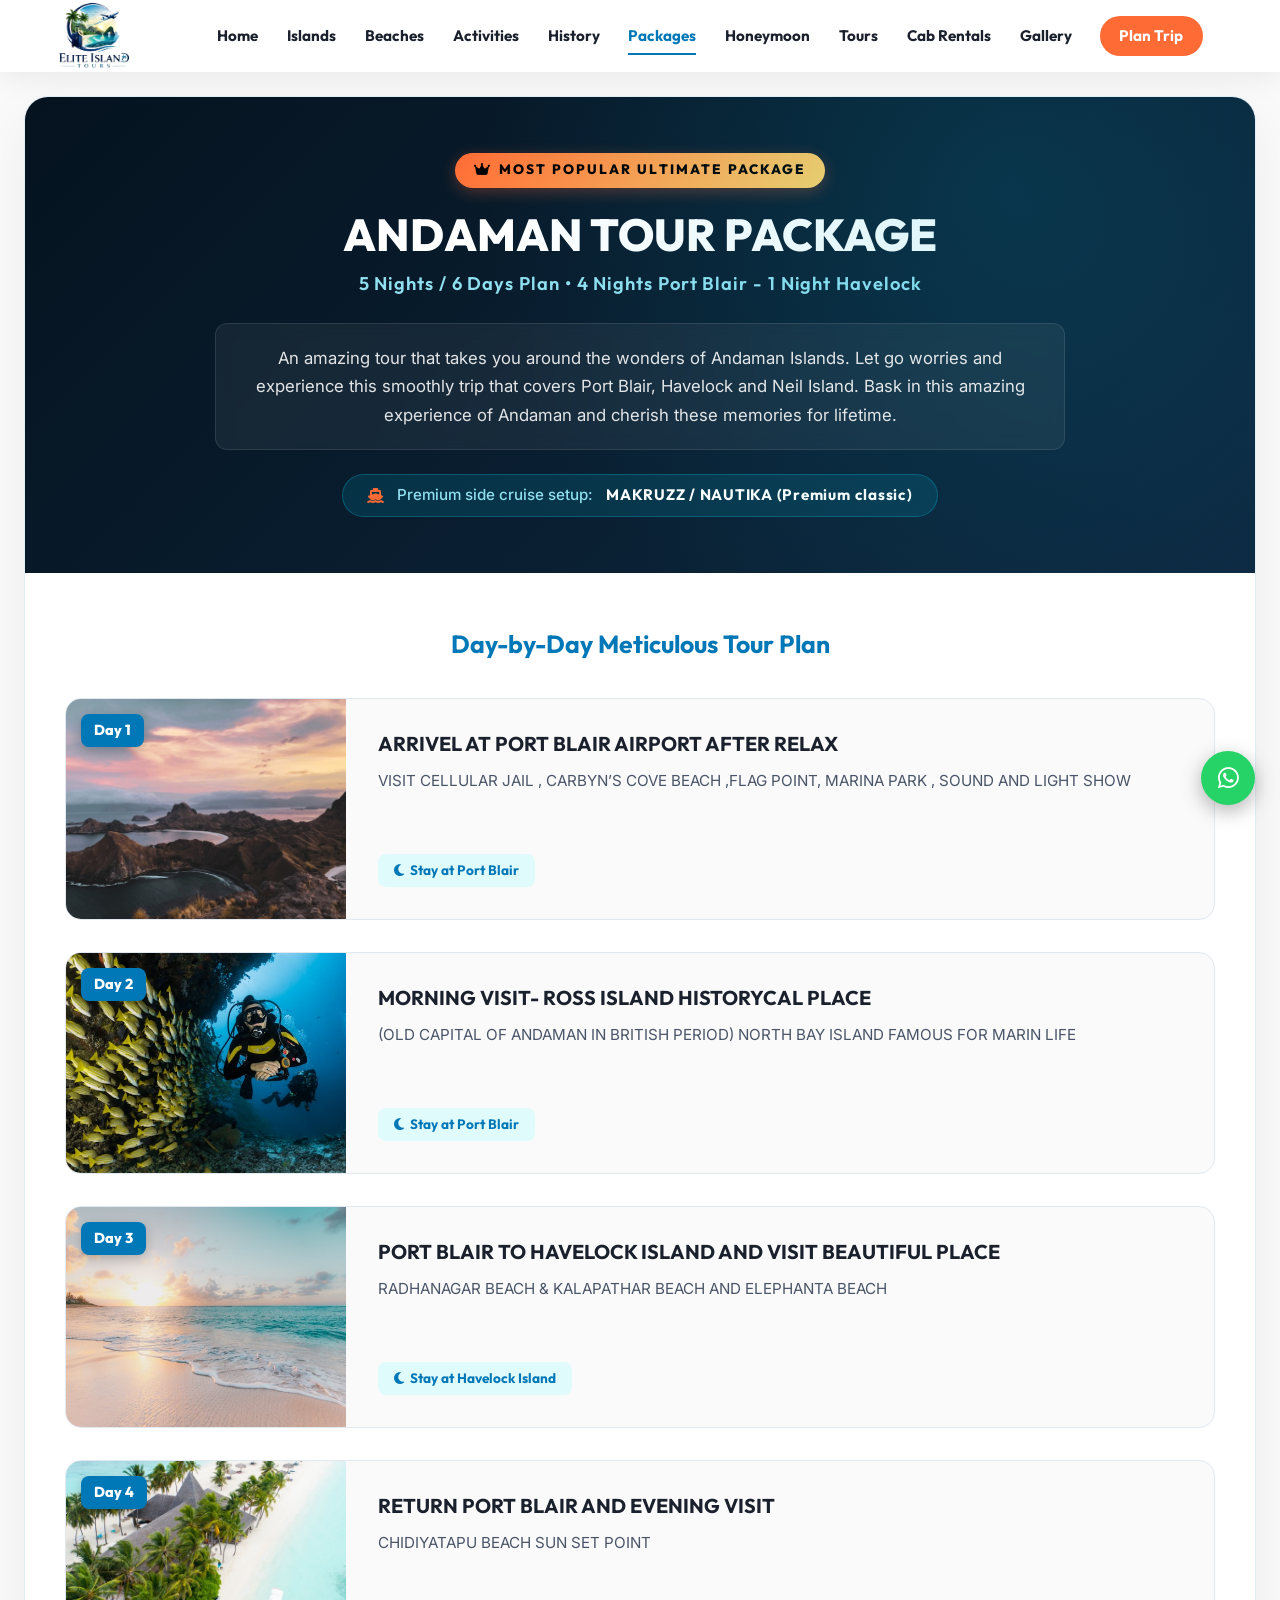
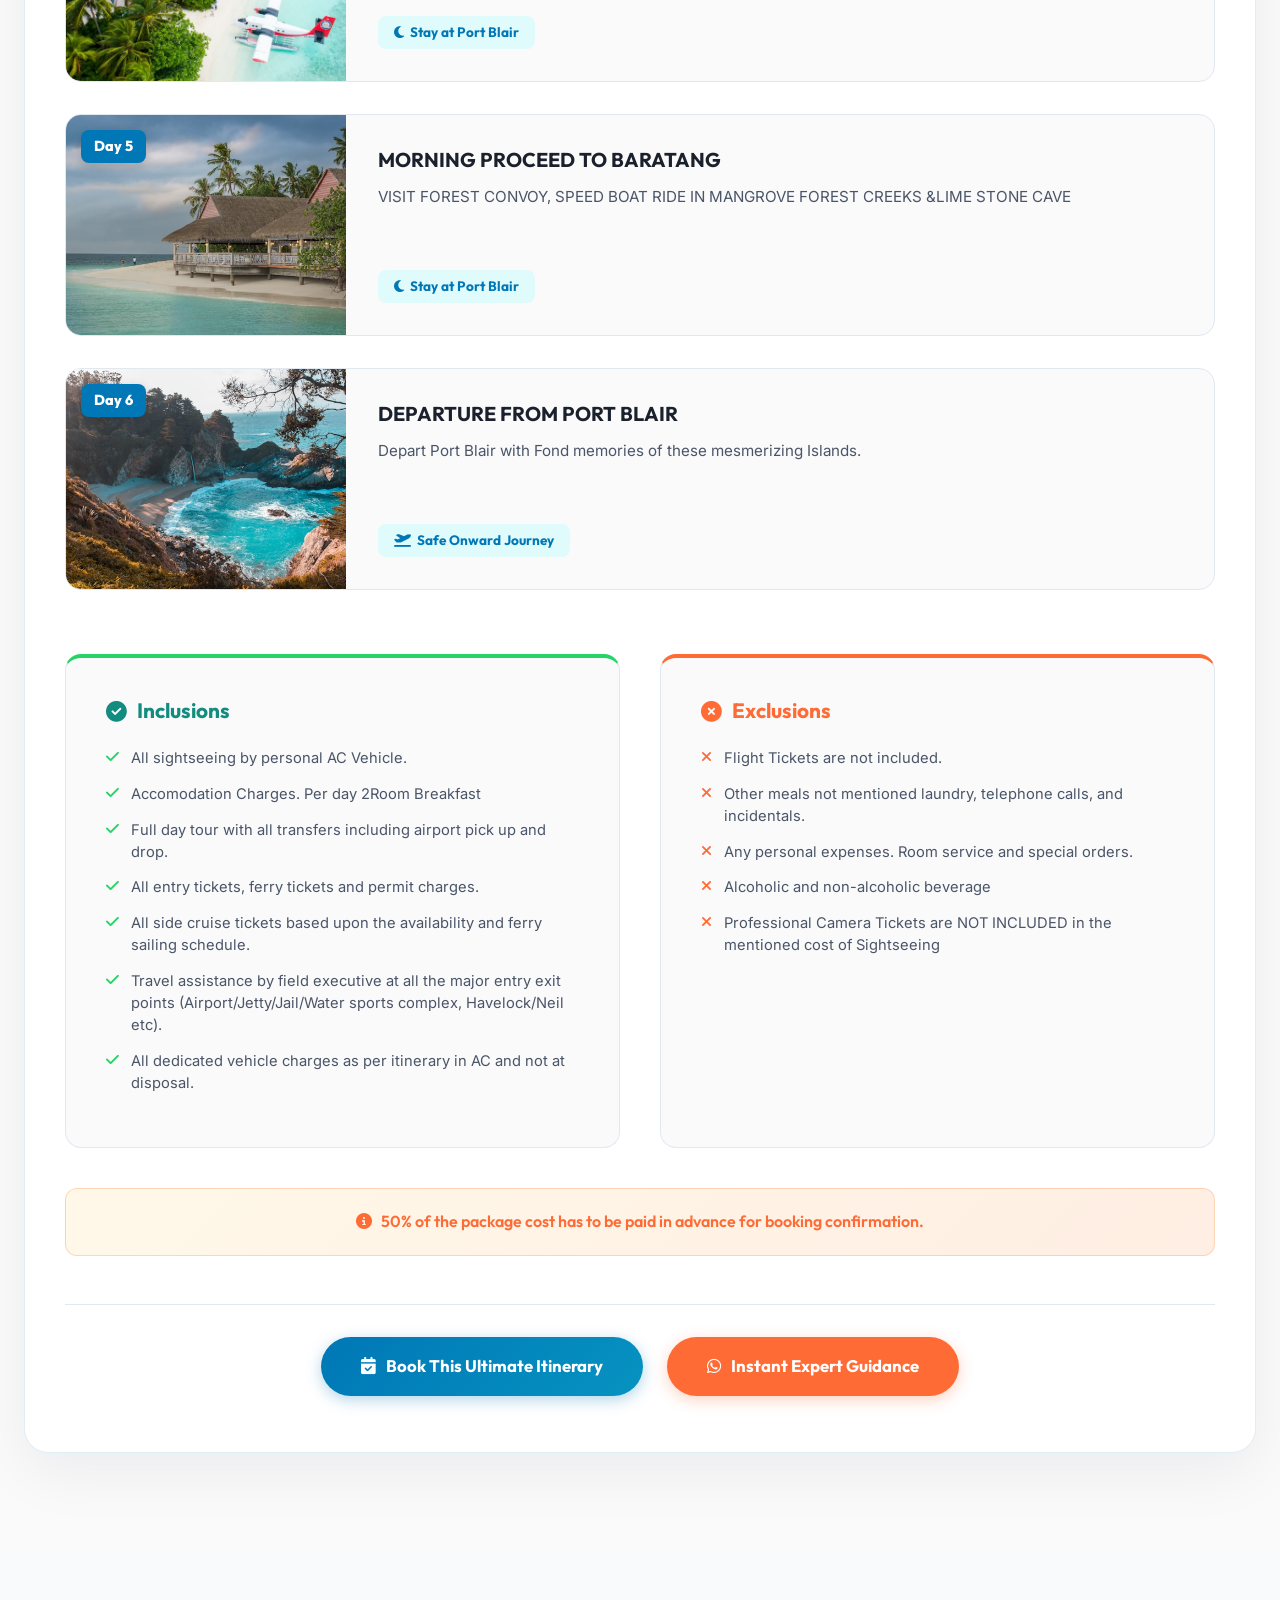
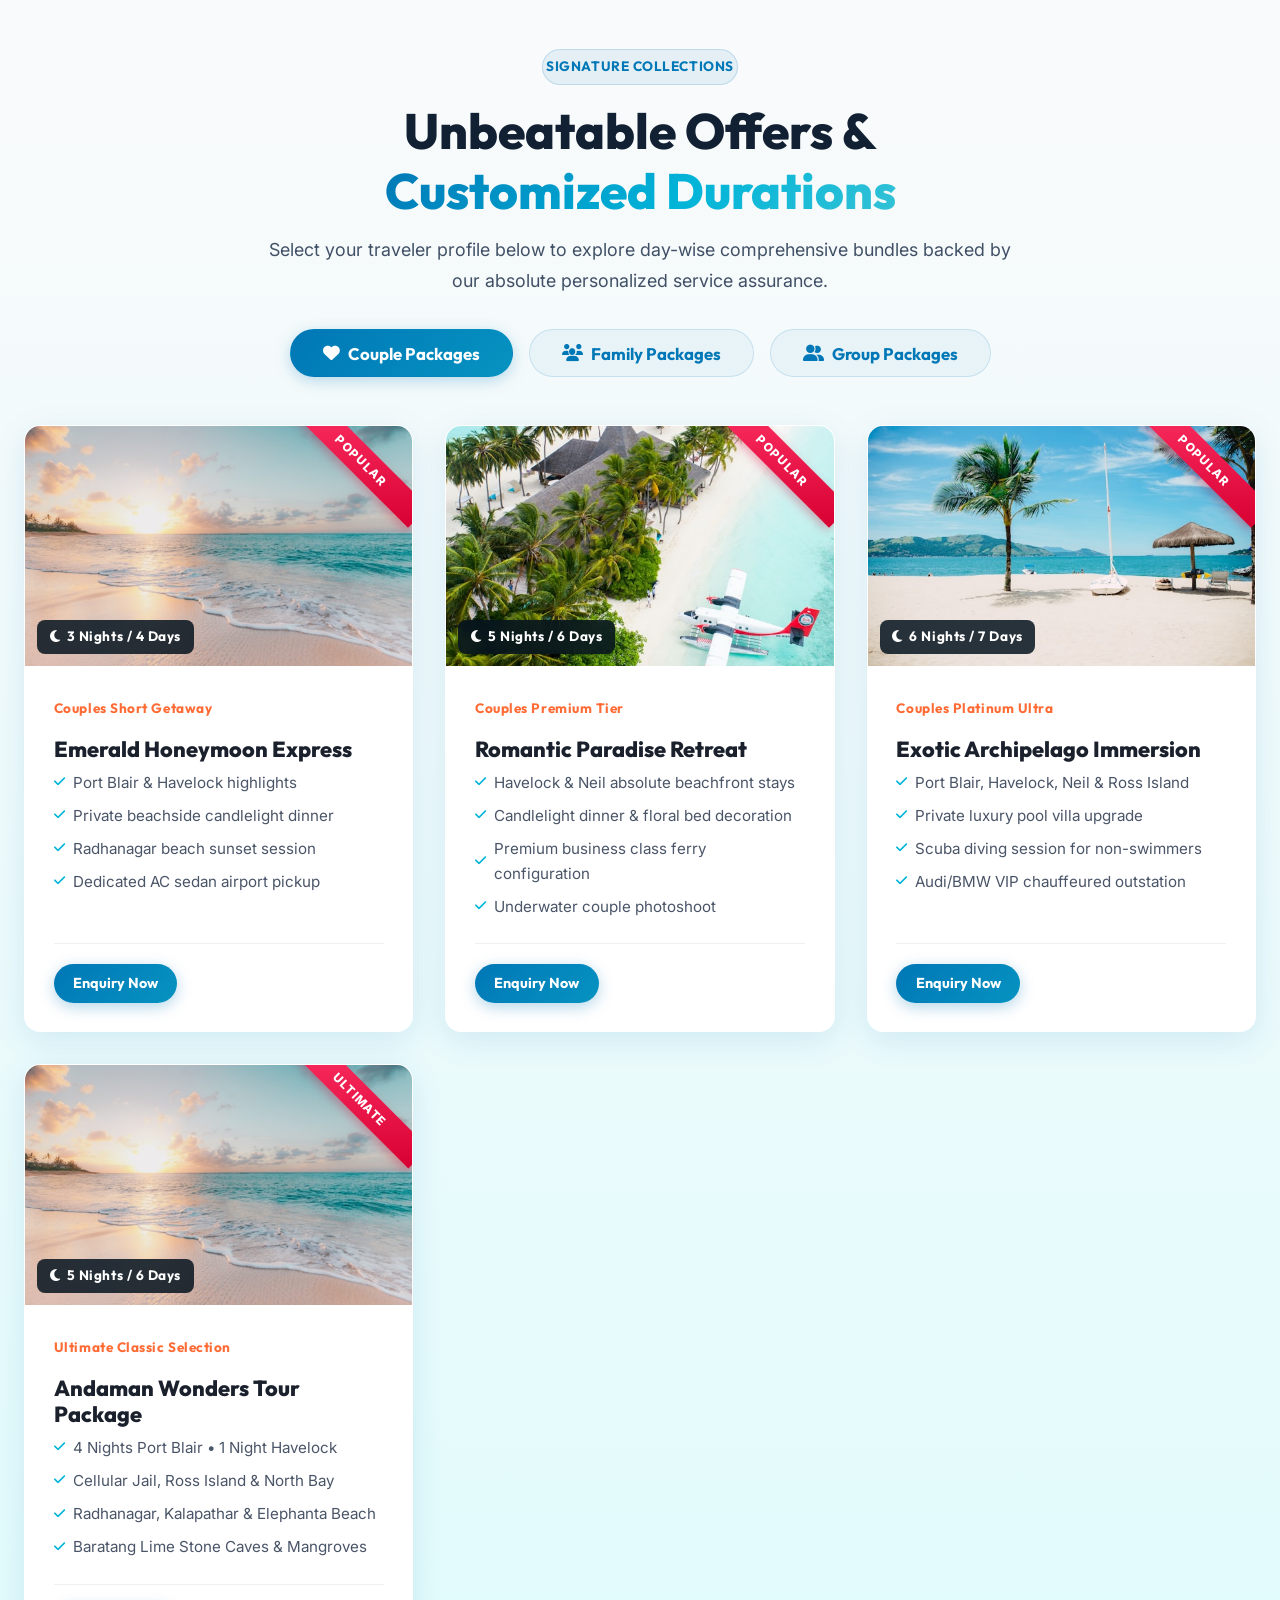
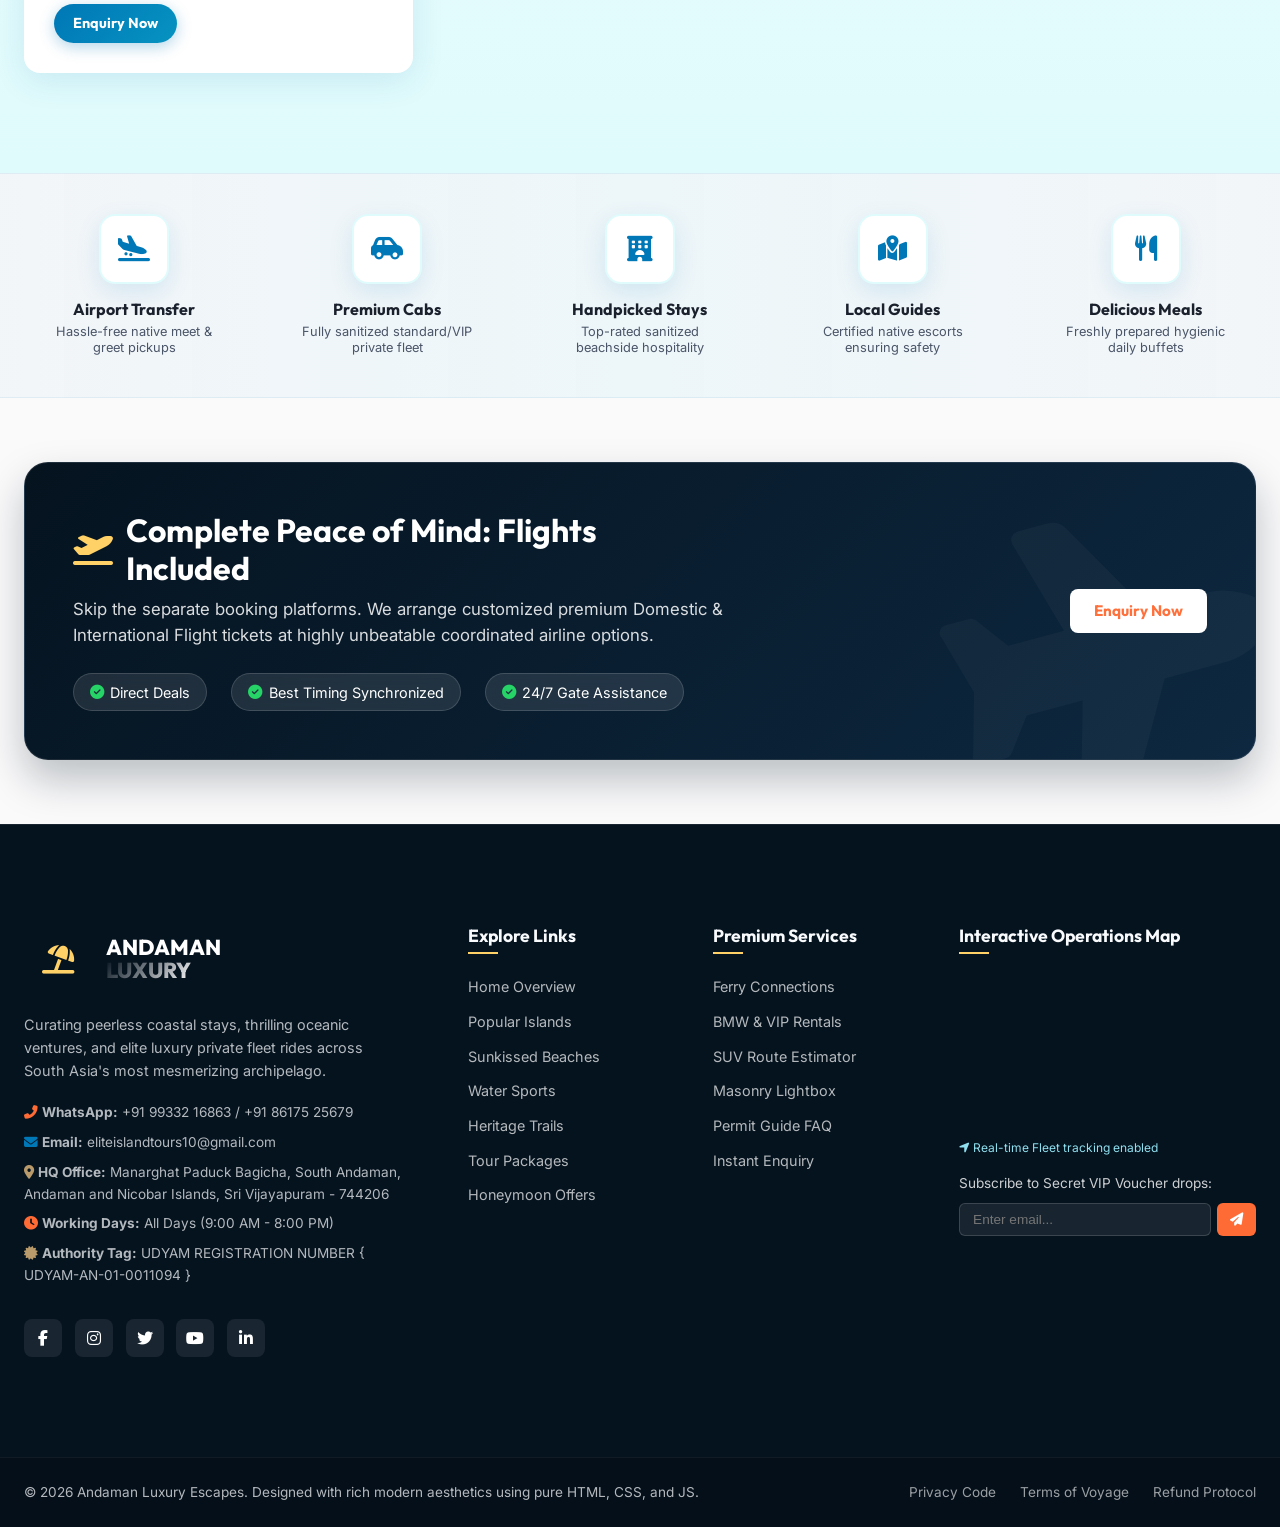
<file: packages.html>
<!DOCTYPE html>
<html lang="en">
<head>
    <meta charset="UTF-8">
    <meta name="viewport" content="width=device-width, initial-scale=1.0">
    <title>All-Inclusive Tour Packages | Andaman & Nicobar Islands Premium Luxury Travel</title>
    <meta name="description" content="Explore meticulously crafted custom itineraries for families, corporate groups, and romantic couples across Port Blair, Havelock, and Neil Island.">
    
    <!-- Google Fonts -->
    <link rel="preconnect" href="https://fonts.googleapis.com">
    <link rel="preconnect" href="https://fonts.gstatic.com" crossorigin>
    <link href="https://fonts.googleapis.com/css2?family=Inter:wght@300;400;500;600;700&family=Outfit:wght@400;500;600;700;800&display=swap" rel="stylesheet">
    
    <!-- Font Awesome Icons -->
    <link rel="stylesheet" href="https://cdnjs.cloudflare.com/ajax/libs/font-awesome/6.4.0/css/all.min.css">
    
    <!-- Custom CSS -->
    <link rel="stylesheet" href="style.css">
</head>
<body class="subpage-body">

    <!-- Preloader -->
    <div id="preloader" class="preloader">
        <div class="loader-content">
            <div class="waves-loader"></div>
            <span class="loader-text">Loading Packages...</span>
        </div>
    </div>

    <!-- Floating Action Buttons -->
    <a href="https://wa.me/919933216863" target="_blank" class="floating-btn whatsapp-btn" aria-label="Chat on WhatsApp">
        <i class="fab fa-whatsapp"></i>
    </a>
    <button id="backToTop" class="floating-btn back-top-btn" aria-label="Scroll back to top">
        <i class="fas fa-chevron-up"></i>
    </button>

    <!-- Transparent Sticky Navbar -->
    <header class="navbar navbar-subpage scrolled" id="navbar">
        <div class="nav-container">
            <a href="index.html" class="nav-logo">
                <span class="logo-icon">
                    <img src="image/logo.jpeg" alt="Logo" class="custom-logo">
                </span>
            </a>
            
            <nav class="nav-links" id="navLinks">
                <a href="index.html" class="nav-link">Home</a>
                <a href="islands.html" class="nav-link">Islands</a>
                <a href="beaches.html" class="nav-link">Beaches</a>
                <a href="activities.html" class="nav-link">Activities</a>
                <a href="history.html" class="nav-link">History</a>
                <a href="packages.html" class="nav-link active">Packages</a>
                <a href="honeymoon.html" class="nav-link">Honeymoon</a>
                <a href="tours.html" class="nav-link">Tours</a>
                <a href="cabs.html" class="nav-link">Cab Rentals</a>
                <a href="gallery.html" class="nav-link">Gallery</a>
                <a href="booking.html" class="nav-link btn-nav">Plan Trip</a>
            </nav>

            <div class="nav-actions">
                
                <button class="hamburger" id="hamburger" aria-label="Toggle navigation menu">
                    <span class="bar"></span>
                    <span class="bar"></span>
                    <span class="bar"></span>
                </button>
            </div>
        </div>
    </header>

    <!-- FEATURED ULTIMATE TOUR PACKAGE SHOWCASE -->
    <section class="py-section" style="padding-bottom: 2rem;">
        <div class="section-container">
            <div class="featured-itinerary-wrapper">
                <!-- Header part -->
                <div class="featured-itinerary-header">
                    <span class="featured-tag"><i class="fas fa-crown"></i> Most Popular Ultimate Package</span>
                    <h2>ANDAMAN TOUR PACKAGE</h2>
                    <div class="featured-duration-strip">5 Nights / 6 Days Plan • 4 Nights Port Blair - 1 Night Havelock</div>
                    <div class="featured-intro">
                        An amazing tour that takes you around the wonders of Andaman Islands. Let go worries and experience this smoothly trip that covers Port Blair, Havelock and Neil Island. Bask in this amazing experience of Andaman and cherish these memories for lifetime.
                    </div>
                    <div class="featured-cruise-partner">
                        <i class="fas fa-ship text-orange"></i> Premium side cruise setup: <strong>MAKRUZZ / NAUTIKA (Premium classic)</strong>
                    </div>
                </div>

                <!-- Body part -->
                <div class="featured-itinerary-body">
                    <h3 class="text-center" style="margin-bottom: 2.5rem; color: var(--ocean-deep);">Day-by-Day Meticulous Tour Plan</h3>
                    
                    <div class="days-plan-grid">
                        <!-- Day 1 -->
                        <div class="day-plan-card">
                            <div class="day-plan-img">
                                <img src="image/unsplash-1589309736404-2e142a2acdf0-w600.jpg" alt="Cellular Jail" loading="lazy">
                                <span class="day-badge-overlay">Day 1</span>
                            </div>
                            <div class="day-plan-content">
                                <div>
                                    <h4>ARRIVEL AT PORT BLAIR AIRPORT AFTER RELAX</h4>
                                    <p>VISIT CELLULAR JAIL , CARBYN’S COVE BEACH ,FLAG POINT, MARINA PARK , SOUND AND LIGHT SHOW</p>
                                </div>
                                <span class="night-stay-tag"><i class="fas fa-moon"></i> Stay at Port Blair</span>
                            </div>
                        </div>

                        <!-- Day 2 -->
                        <div class="day-plan-card">
                            <div class="day-plan-img">
                                <img src="image/unsplash-1544551763-46a013bb70d5-w600.jpg" alt="Ross Island" loading="lazy">
                                <span class="day-badge-overlay">Day 2</span>
                            </div>
                            <div class="day-plan-content">
                                <div>
                                    <h4>MORNING VISIT- ROSS ISLAND HISTORYCAL PLACE</h4>
                                    <p>(OLD CAPITAL OF ANDAMAN IN BRITISH PERIOD) NORTH BAY ISLAND FAMOUS FOR MARIN LIFE</p>
                                </div>
                                <span class="night-stay-tag"><i class="fas fa-moon"></i> Stay at Port Blair</span>
                            </div>
                        </div>

                        <!-- Day 3 -->
                        <div class="day-plan-card">
                            <div class="day-plan-img">
                                <img src="image/unsplash-1507525428034-b723cf961d3e-w600.jpg" alt="Radhanagar Beach" loading="lazy">
                                <span class="day-badge-overlay">Day 3</span>
                            </div>
                            <div class="day-plan-content">
                                <div>
                                    <h4>PORT BLAIR TO HAVELOCK ISLAND AND VISIT BEAUTIFUL PLACE</h4>
                                    <p>RADHANAGAR BEACH & KALAPATHAR BEACH AND ELEPHANTA BEACH</p>
                                </div>
                                <span class="night-stay-tag"><i class="fas fa-moon"></i> Stay at Havelock Island</span>
                            </div>
                        </div>

                        <!-- Day 4 -->
                        <div class="day-plan-card">
                            <div class="day-plan-img">
                                <img src="image/unsplash-1512100356356-de1b84283e18-w600.jpg" alt="Chidiyatapu Beach" loading="lazy">
                                <span class="day-badge-overlay">Day 4</span>
                            </div>
                            <div class="day-plan-content">
                                <div>
                                    <h4>RETURN PORT BLAIR AND EVENING VISIT</h4>
                                    <p>CHIDIYATAPU BEACH SUN SET POINT</p>
                                </div>
                                <span class="night-stay-tag"><i class="fas fa-moon"></i> Stay at Port Blair</span>
                            </div>
                        </div>

                        <!-- Day 5 -->
                        <div class="day-plan-card">
                            <div class="day-plan-img">
                                <img src="image/unsplash-1499793983690-e29da59ef1c2-w600.jpg" alt="Baratang Island" loading="lazy">
                                <span class="day-badge-overlay">Day 5</span>
                            </div>
                            <div class="day-plan-content">
                                <div>
                                    <h4>MORNING PROCEED TO BARATANG</h4>
                                    <p>VISIT FOREST CONVOY, SPEED BOAT RIDE IN MANGROVE FOREST CREEKS &LIME STONE CAVE</p>
                                </div>
                                <span class="night-stay-tag"><i class="fas fa-moon"></i> Stay at Port Blair</span>
                            </div>
                        </div>

                        <!-- Day 6 -->
                        <div class="day-plan-card">
                            <div class="day-plan-img">
                                <img src="image/unsplash-1510414842594-a61c69b5ae57-w600.jpg" alt="Departure" loading="lazy">
                                <span class="day-badge-overlay">Day 6</span>
                            </div>
                            <div class="day-plan-content">
                                <div>
                                    <h4>DEPARTURE FROM PORT BLAIR</h4>
                                    <p>Depart Port Blair with Fond memories of these mesmerizing Islands.</p>
                                </div>
                                <span class="night-stay-tag"><i class="fas fa-plane-departure"></i> Safe Onward Journey</span>
                            </div>
                        </div>
                    </div>

                    <!-- Inclusions and Exclusions -->
                    <div class="inc-exc-grid">
                        <div class="inc-box">
                            <h4><i class="fas fa-check-circle"></i> Inclusions</h4>
                            <ul class="inc-list">
                                <li><i class="fas fa-check"></i> All sightseeing by personal AC Vehicle.</li>
                                <li><i class="fas fa-check"></i> Accomodation Charges. Per day 2Room Breakfast</li>
                                <li><i class="fas fa-check"></i> Full day tour with all transfers including airport pick up and drop.</li>
                                <li><i class="fas fa-check"></i> All entry tickets, ferry tickets and permit charges.</li>
                                <li><i class="fas fa-check"></i> All side cruise tickets based upon the availability and ferry sailing schedule.</li>
                                <li><i class="fas fa-check"></i> Travel assistance by field executive at all the major entry exit points (Airport/Jetty/Jail/Water sports complex, Havelock/Neil etc).</li>
                                <li><i class="fas fa-check"></i> All dedicated vehicle charges as per itinerary in AC and not at disposal.</li>
                            </ul>
                        </div>

                        <div class="exc-box">
                            <h4><i class="fas fa-times-circle"></i> Exclusions</h4>
                            <ul class="exc-list">
                                <li><i class="fas fa-times"></i> Flight Tickets are not included.</li>
                                <li><i class="fas fa-times"></i> Other meals not mentioned laundry, telephone calls, and incidentals.</li>
                                <li><i class="fas fa-times"></i> Any personal expenses. Room service and special orders.</li>
                                <li><i class="fas fa-times"></i> Alcoholic and non-alcoholic beverage</li>
                                <li><i class="fas fa-times"></i> Professional Camera Tickets are NOT INCLUDED in the mentioned cost of Sightseeing</li>
                            </ul>
                        </div>
                    </div>

                    <!-- Booking Terms Strip -->
                    <div class="booking-term-strip">
                        <i class="fas fa-info-circle"></i> 50% of the package cost has to be paid in advance for booking confirmation.
                    </div>

                    <!-- Call to actions -->
                    <div class="featured-cta-row">
                        <a href="booking.html" class="btn btn-primary" data-enquiry-trigger style="padding: 1rem 2.5rem; font-size: 1.05rem;">
                            <i class="fas fa-calendar-check"></i> Book This Ultimate Itinerary
                        </a>
                        <a href="https://wa.me/919933216863" target="_blank" class="btn btn-secondary" style="padding: 1rem 2.5rem; font-size: 1.05rem;">
                            <i class="fab fa-whatsapp"></i> Instant Expert Guidance
                        </a>
                    </div>
                </div>
            </div>
        </div>
    </section>

    <!-- DEDICATED PACKAGES SHOWCASE HEADER -->
    <section class="py-section bg-gradient-subtle">
        <div class="section-container">
            <div class="section-header text-center" style="margin-bottom: 2rem;">
                <span class="subtitle-pill border-dark">Signature Collections</span>
                <h2>Unbeatable Offers & <span class="gradient-text">Customized Durations</span></h2>
                <p>Select your traveler profile below to explore day-wise comprehensive bundles backed by our absolute personalized service assurance.</p>
            </div>

            <!-- Dynamic Category Toggle Tabs -->
            <div class="packages-tabs">
                <button class="package-tab-btn active" data-pkg="couple"><i class="fas fa-heart"></i> Couple Packages</button>
                <button class="package-tab-btn" data-pkg="family"><i class="fas fa-users"></i> Family Packages</button>
                <button class="package-tab-btn" data-pkg="group"><i class="fas fa-user-friends"></i> Group Packages</button>
            </div>

            <!-- Comprehensive Dedicated Grid -->
            <div class="packages-grid-container mt-medium">
                <!-- COUPLE PACKAGES -->
                <div class="package-card" data-category="couple">
                    <div class="ribbon-guarantee">Popular</div>
                    <div class="package-img-wrap">
                        <img src="image/unsplash-1507525428034-b723cf961d3e-w600.jpg" alt="Havelock Romance" loading="lazy">
                        <span class="duration-badge"><i class="fas fa-moon"></i> 3 Nights / 4 Days</span>
                    </div>
                    <div class="package-details">
                        <div>
                            <span class="package-target-group">Couples Short Getaway</span>
                            <h3>Emerald Honeymoon Express</h3>
                            <ul class="package-highlights">
                                <li><i class="fas fa-check"></i> Port Blair & Havelock highlights</li>
                                <li><i class="fas fa-check"></i> Private beachside candlelight dinner</li>
                                <li><i class="fas fa-check"></i> Radhanagar beach sunset session</li>
                                <li><i class="fas fa-check"></i> Dedicated AC sedan airport pickup</li>
                            </ul>
                        </div>
                        <div class="package-price-row">
                            <a href="booking.html" class="btn btn-primary" data-enquiry-trigger style="padding: 0.5rem 1.2rem; font-size:0.9rem;">Enquiry Now</a>
                        </div>
                    </div>
                </div>

                <div class="package-card" data-category="couple">
                    <div class="ribbon-guarantee">Popular</div>
                    <div class="package-img-wrap">
                        <img src="image/unsplash-1512100356356-de1b84283e18-w600.jpg" alt="Neil Romance" loading="lazy">
                        <span class="duration-badge"><i class="fas fa-moon"></i> 5 Nights / 6 Days</span>
                    </div>
                    <div class="package-details">
                        <div>
                            <span class="package-target-group">Couples Premium Tier</span>
                            <h3>Romantic Paradise Retreat</h3>
                            <ul class="package-highlights">
                                <li><i class="fas fa-check"></i> Havelock & Neil absolute beachfront stays</li>
                                <li><i class="fas fa-check"></i> Candlelight dinner & floral bed decoration</li>
                                <li><i class="fas fa-check"></i> Premium business class ferry configuration</li>
                                <li><i class="fas fa-check"></i> Underwater couple photoshoot</li>
                            </ul>
                        </div>
                        <div class="package-price-row">
                            <a href="booking.html" class="btn btn-primary" data-enquiry-trigger style="padding: 0.5rem 1.2rem; font-size:0.9rem;">Enquiry Now</a>
                        </div>
                    </div>
                </div>

                <div class="package-card" data-category="couple">
                    <div class="ribbon-guarantee">Popular</div>
                    <div class="package-img-wrap">
                        <img src="image/unsplash-1519046904884-53103b34b206-w600.jpg" alt="Luxury Couple" loading="lazy">
                        <span class="duration-badge"><i class="fas fa-moon"></i> 6 Nights / 7 Days</span>
                    </div>
                    <div class="package-details">
                        <div>
                            <span class="package-target-group">Couples Platinum Ultra</span>
                            <h3>Exotic Archipelago Immersion</h3>
                            <ul class="package-highlights">
                                <li><i class="fas fa-check"></i> Port Blair, Havelock, Neil & Ross Island</li>
                                <li><i class="fas fa-check"></i> Private luxury pool villa upgrade</li>
                                <li><i class="fas fa-check"></i> Scuba diving session for non-swimmers</li>
                                <li><i class="fas fa-check"></i> Audi/BMW VIP chauffeured outstation</li>
                            </ul>
                        </div>
                        <div class="package-price-row">
                            <a href="booking.html" class="btn btn-primary" data-enquiry-trigger style="padding: 0.5rem 1.2rem; font-size:0.9rem;">Enquiry Now</a>
                        </div>
                    </div>
                </div>

                <div class="package-card" data-category="couple">
                    <div class="ribbon-guarantee">Ultimate</div>
                    <div class="package-img-wrap">
                        <img src="image/unsplash-1507525428034-b723cf961d3e-w600.jpg" alt="Andaman Wonders" loading="lazy">
                        <span class="duration-badge"><i class="fas fa-moon"></i> 5 Nights / 6 Days</span>
                    </div>
                    <div class="package-details">
                        <div>
                            <span class="package-target-group">Ultimate Classic Selection</span>
                            <h3>Andaman Wonders Tour Package</h3>
                            <ul class="package-highlights">
                                <li><i class="fas fa-check"></i> 4 Nights Port Blair • 1 Night Havelock</li>
                                <li><i class="fas fa-check"></i> Cellular Jail, Ross Island & North Bay</li>
                                <li><i class="fas fa-check"></i> Radhanagar, Kalapathar & Elephanta Beach</li>
                                <li><i class="fas fa-check"></i> Baratang Lime Stone Caves & Mangroves</li>
                            </ul>
                        </div>
                        <div class="package-price-row">
                            <a href="booking.html" class="btn btn-primary" data-enquiry-trigger style="padding: 0.5rem 1.2rem; font-size:0.9rem;">Enquiry Now</a>
                        </div>
                    </div>
                </div>

                <!-- FAMILY PACKAGES -->
                <div class="package-card" data-category="family">
                    <div class="ribbon-guarantee">Popular</div>
                    <div class="package-img-wrap">
                        <img src="image/unsplash-1589309736404-2e142a2acdf0-w600.jpg" alt="Family Port Blair" loading="lazy">
                        <span class="duration-badge"><i class="fas fa-moon"></i> 4 Nights / 5 Days</span>
                    </div>
                    <div class="package-details">
                        <div>
                            <span class="package-target-group">Family Delight</span>
                            <h3>Tropical Family Vacationer</h3>
                            <ul class="package-highlights">
                                <li><i class="fas fa-check"></i> Port Blair historical trail & Havelock vibes</li>
                                <li><i class="fas fa-check"></i> Cellular Jail Sound & Light spectacular</li>
                                <li><i class="fas fa-check"></i> Glass bottom boat ride for safe viewing</li>
                                <li><i class="fas fa-check"></i> Child-friendly customized gentle food plan</li>
                            </ul>
                        </div>
                        <div class="package-price-row">
                            <a href="booking.html" class="btn btn-primary" data-enquiry-trigger style="padding: 0.5rem 1.2rem; font-size:0.9rem;">Enquiry Now</a>
                        </div>
                    </div>
                </div>

                <div class="package-card" data-category="family">
                    <div class="ribbon-guarantee">Popular</div>
                    <div class="package-img-wrap">
                        <img src="image/unsplash-1544551763-46a013bb70d5-w600.jpg" alt="Family Beach" loading="lazy">
                        <span class="duration-badge"><i class="fas fa-moon"></i> 6 Nights / 7 Days</span>
                    </div>
                    <div class="package-details">
                        <div>
                            <span class="package-target-group">Family Complete Explorer</span>
                            <h3>Andaman Grand Heritage Tour</h3>
                            <ul class="package-highlights">
                                <li><i class="fas fa-check"></i> Thorough access to 4 major regional islands</li>
                                <li><i class="fas fa-check"></i> Multi-bed interconnected master suite</li>
                                <li><i class="fas fa-check"></i> Chidiya Tapu Sunset & Samudrika Museum</li>
                                <li><i class="fas fa-check"></i> Innova Crysta private convoy assigned</li>
                            </ul>
                        </div>
                        <div class="package-price-row">
                            <a href="booking.html" class="btn btn-primary" data-enquiry-trigger style="padding: 0.5rem 1.2rem; font-size:0.9rem;">Enquiry Now</a>
                        </div>
                    </div>
                </div>

                <div class="package-card" data-category="family">
                    <div class="ribbon-guarantee">Ultimate</div>
                    <div class="package-img-wrap">
                        <img src="image/unsplash-1589309736404-2e142a2acdf0-w600.jpg" alt="Andaman Wonders Family" loading="lazy">
                        <span class="duration-badge"><i class="fas fa-moon"></i> 5 Nights / 6 Days</span>
                    </div>
                    <div class="package-details">
                        <div>
                            <span class="package-target-group">Ultimate Family Tour</span>
                            <h3>Andaman Wonders Tour Package</h3>
                            <ul class="package-highlights">
                                <li><i class="fas fa-check"></i> 4 Nights Port Blair • 1 Night Havelock</li>
                                <li><i class="fas fa-check"></i> Cellular Jail, Ross Island & North Bay</li>
                                <li><i class="fas fa-check"></i> Radhanagar, Kalapathar & Elephanta Beach</li>
                                <li><i class="fas fa-check"></i> Baratang Lime Stone Caves & Mangroves</li>
                            </ul>
                        </div>
                        <div class="package-price-row">
                            <a href="booking.html" class="btn btn-primary" data-enquiry-trigger style="padding: 0.5rem 1.2rem; font-size:0.9rem;">Enquiry Now</a>
                        </div>
                    </div>
                </div>

                <!-- GROUP PACKAGES -->
                <div class="package-card" data-category="group">
                    <div class="ribbon-guarantee">Popular</div>
                    <div class="package-img-wrap">
                        <img src="image/unsplash-1516690561799-46d8f74f9abf-w600.jpg" alt="Group Adventure" loading="lazy">
                        <span class="duration-badge"><i class="fas fa-moon"></i> 4 Nights / 5 Days</span>
                    </div>
                    <div class="package-details">
                        <div>
                            <span class="package-target-group">Friends & Corporate Thrill</span>
                            <h3>Deep Ocean Action Combo</h3>
                            <ul class="package-highlights">
                                <li><i class="fas fa-check"></i> Group jet ski, banana boat & parasailing</li>
                                <li><i class="fas fa-check"></i> Guided scuba diving with PADI instruction</li>
                                <li><i class="fas fa-check"></i> Evening beach bonfire arrangements</li>
                                <li><i class="fas fa-check"></i> High volume group transport transit</li>
                            </ul>
                        </div>
                        <div class="package-price-row">
                            <a href="booking.html" class="btn btn-primary" data-enquiry-trigger style="padding: 0.5rem 1.2rem; font-size:0.9rem;">Enquiry Now</a>
                        </div>
                    </div>
                </div>
            </div>
        </div>
    </section>

    <!-- INCLUSIONS STRIP -->
    <div class="inclusions-strip-wrapper" style="margin-top: 0;">
        <div class="section-container inclusions-flex">
            <div class="inclusion-item">
                <div class="inclusion-icon-circle"><i class="fas fa-plane-arrival"></i></div>
                <h4>Airport Transfer</h4>
                <p>Hassle-free native meet & greet pickups</p>
            </div>
            <div class="inclusion-item">
                <div class="inclusion-icon-circle"><i class="fas fa-car-side"></i></div>
                <h4>Premium Cabs</h4>
                <p>Fully sanitized standard/VIP private fleet</p>
            </div>
            <div class="inclusion-item">
                <div class="inclusion-icon-circle"><i class="fas fa-hotel"></i></div>
                <h4>Handpicked Stays</h4>
                <p>Top-rated sanitized beachside hospitality</p>
            </div>
            <div class="inclusion-item">
                <div class="inclusion-icon-circle"><i class="fas fa-map-marked-alt"></i></div>
                <h4>Local Guides</h4>
                <p>Certified native escorts ensuring safety</p>
            </div>
            <div class="inclusion-item">
                <div class="inclusion-icon-circle"><i class="fas fa-utensils"></i></div>
                <h4>Delicious Meals</h4>
                <p>Freshly prepared hygienic daily buffets</p>
            </div>
        </div>
    </div>

    <!-- FLIGHT ARRANGEMENT BANNER -->
    <section class="section-container" style="margin-bottom: 4rem;">
        <div class="flight-assistance-banner">
            <i class="fas fa-plane flight-banner-bg-icon"></i>
            <div class="flight-banner-content">
                <h3><i class="fas fa-plane-departure"></i> Complete Peace of Mind: Flights Included</h3>
                <p>Skip the separate booking platforms. We arrange customized premium Domestic & International Flight tickets at highly unbeatable coordinated airline options.</p>
                <div class="flight-features">
                    <span><i class="fas fa-check-circle"></i> Direct Deals</span>
                    <span><i class="fas fa-check-circle"></i> Best Timing Synchronized</span>
                    <span><i class="fas fa-check-circle"></i> 24/7 Gate Assistance</span>
                </div>
            </div>
            <a href="booking.html" class="btn btn-sunset" data-enquiry-trigger style="white-space: nowrap;">Enquiry Now</a>
        </div>
    </section>

    <!-- CONTACT SECTION / FOOTER -->
    <footer id="contact" class="footer-section bg-dark-deep text-white">
        <!-- Main Contact Row -->
        <div class="section-container footer-top py-section">
            <div class="footer-grid">
                <!-- Info block -->
                <div class="footer-col brand-col">
                    <div class="footer-logo">
                        <span class="logo-icon text-orange"><i class="fa-solid fa-umbrella-beach"></i></span>
                        <span class="logo-title-foot">ANDAMAN <span class="gradient-text">LUXURY</span></span>
                    </div>
                    <p class="footer-brand-desc">Curating peerless coastal stays, thrilling oceanic ventures, and elite luxury private fleet rides across South Asia's most mesmerizing archipelago.</p>
                    
                    <div class="contact-methods mt-small">
                        <p><i class="fas fa-phone-alt text-orange"></i> <strong>WhatsApp:</strong> +91 99332 16863 / +91 86175 25679</p>
                        <p><i class="fas fa-envelope text-blue"></i> <strong>Email:</strong> eliteislandtours10@gmail.com</p>
                        <p><i class="fas fa-map-marker-alt text-sand"></i> <strong>HQ Office:</strong> Manarghat Paduck Bagicha, South Andaman, Andaman and Nicobar Islands, Sri Vijayapuram - 744206</p>
                        <p><i class="fas fa-clock text-orange"></i> <strong>Working Days:</strong> All Days (9:00 AM - 8:00 PM)</p>
                        <p><i class="fas fa-certificate text-sand"></i> <strong>Authority Tag:</strong> UDYAM REGISTRATION NUMBER { UDYAM-AN-01-0011094 }</p>
                    </div>

                    <div class="social-icons mt-medium">
                        <a href="#" aria-label="Facebook"><i class="fab fa-facebook-f"></i></a>
                        <a href="#" aria-label="Instagram"><i class="fab fa-instagram"></i></a>
                        <a href="#" aria-label="Twitter"><i class="fab fa-twitter"></i></a>
                        <a href="#" aria-label="YouTube"><i class="fab fa-youtube"></i></a>
                        <a href="#" aria-label="LinkedIn"><i class="fab fa-linkedin-in"></i></a>
                    </div>
                </div>

                <!-- Quick links -->
                <div class="footer-col links-col" style="transition-delay: 0.1s;">
                    <h4>Explore Links</h4>
                    <ul>
                        <li><a href="index.html">Home Overview</a></li>
                        <li><a href="islands.html">Popular Islands</a></li>
                        <li><a href="beaches.html">Sunkissed Beaches</a></li>
                        <li><a href="activities.html">Water Sports</a></li>
                        <li><a href="history.html">Heritage Trails</a></li>
                        <li><a href="packages.html">Tour Packages</a></li>
                        <li><a href="honeymoon.html">Honeymoon Offers</a></li>
                    </ul>
                </div>

                <!-- Secondary links -->
                <div class="footer-col links-col" style="transition-delay: 0.2s;">
                    <h4>Premium Services</h4>
                    <ul>
                        <li><a href="tours.html">Ferry Connections</a></li>
                        <li><a href="cabs.html">BMW & VIP Rentals</a></li>
                        <li><a href="cabs.html">SUV Route Estimator</a></li>
                        <li><a href="gallery.html">Masonry Lightbox</a></li>
                        <li><a href="index.html#faq">Permit Guide FAQ</a></li>
                        <li><a href="booking.html">Instant Enquiry</a></li>
                    </ul>
                </div>

                <!-- Map placeholder & Subscribe -->
                <div class="footer-col map-col" style="transition-delay: 0.3s;">
                    <h4>Interactive Operations Map</h4>
                    <div class="map-placeholder">
                        <iframe 
                            src="https://www.google.com/maps?q=Manarghat%20paduck%20bagicha%20South%20Andaman%20Andaman%20and%20Nicobar%20Islands%20Sri%20Vijayapuram%20744206&output=embed" 
                            width="100%" 
                            height="150" 
                            style="border:0; border-radius: 8px;" 
                            allowfullscreen="" 
                            loading="lazy" 
                            referrerpolicy="no-referrer-when-downgrade"
                            title="Port Blair Regional Google Map">
                        </iframe>
                        <span class="map-caption"><i class="fas fa-location-arrow"></i> Real-time Fleet tracking enabled</span>
                    </div>

                    <!-- Newsletter inline Form -->
                    <div class="newsletter-box mt-small">
                        <span>Subscribe to Secret VIP Voucher drops:</span>
                        <form id="newsletterForm" class="news-form mt-mini">
                            <input type="email" placeholder="Enter email..." required>
                            <button type="submit" aria-label="Subscribe"><i class="fas fa-paper-plane"></i></button>
                        </form>
                    </div>
                </div>
            </div>
        </div>

        <!-- Footer Bottom Legal bar -->
        <div class="footer-bottom">
            <div class="section-container bottom-bar-container">
                <p>&copy; 2026 Andaman Luxury Escapes. Designed with rich modern aesthetics using pure HTML, CSS, and JS.</p>
                <div class="legal-links">
                    <a href="#">Privacy Code</a>
                    <a href="#">Terms of Voyage</a>
                    <a href="#">Refund Protocol</a>
                </div>
            </div>
        </div>
    </footer>

    <!-- Custom JavaScript -->
    <script src="script.js"></script>
</body>
</html>
</file>
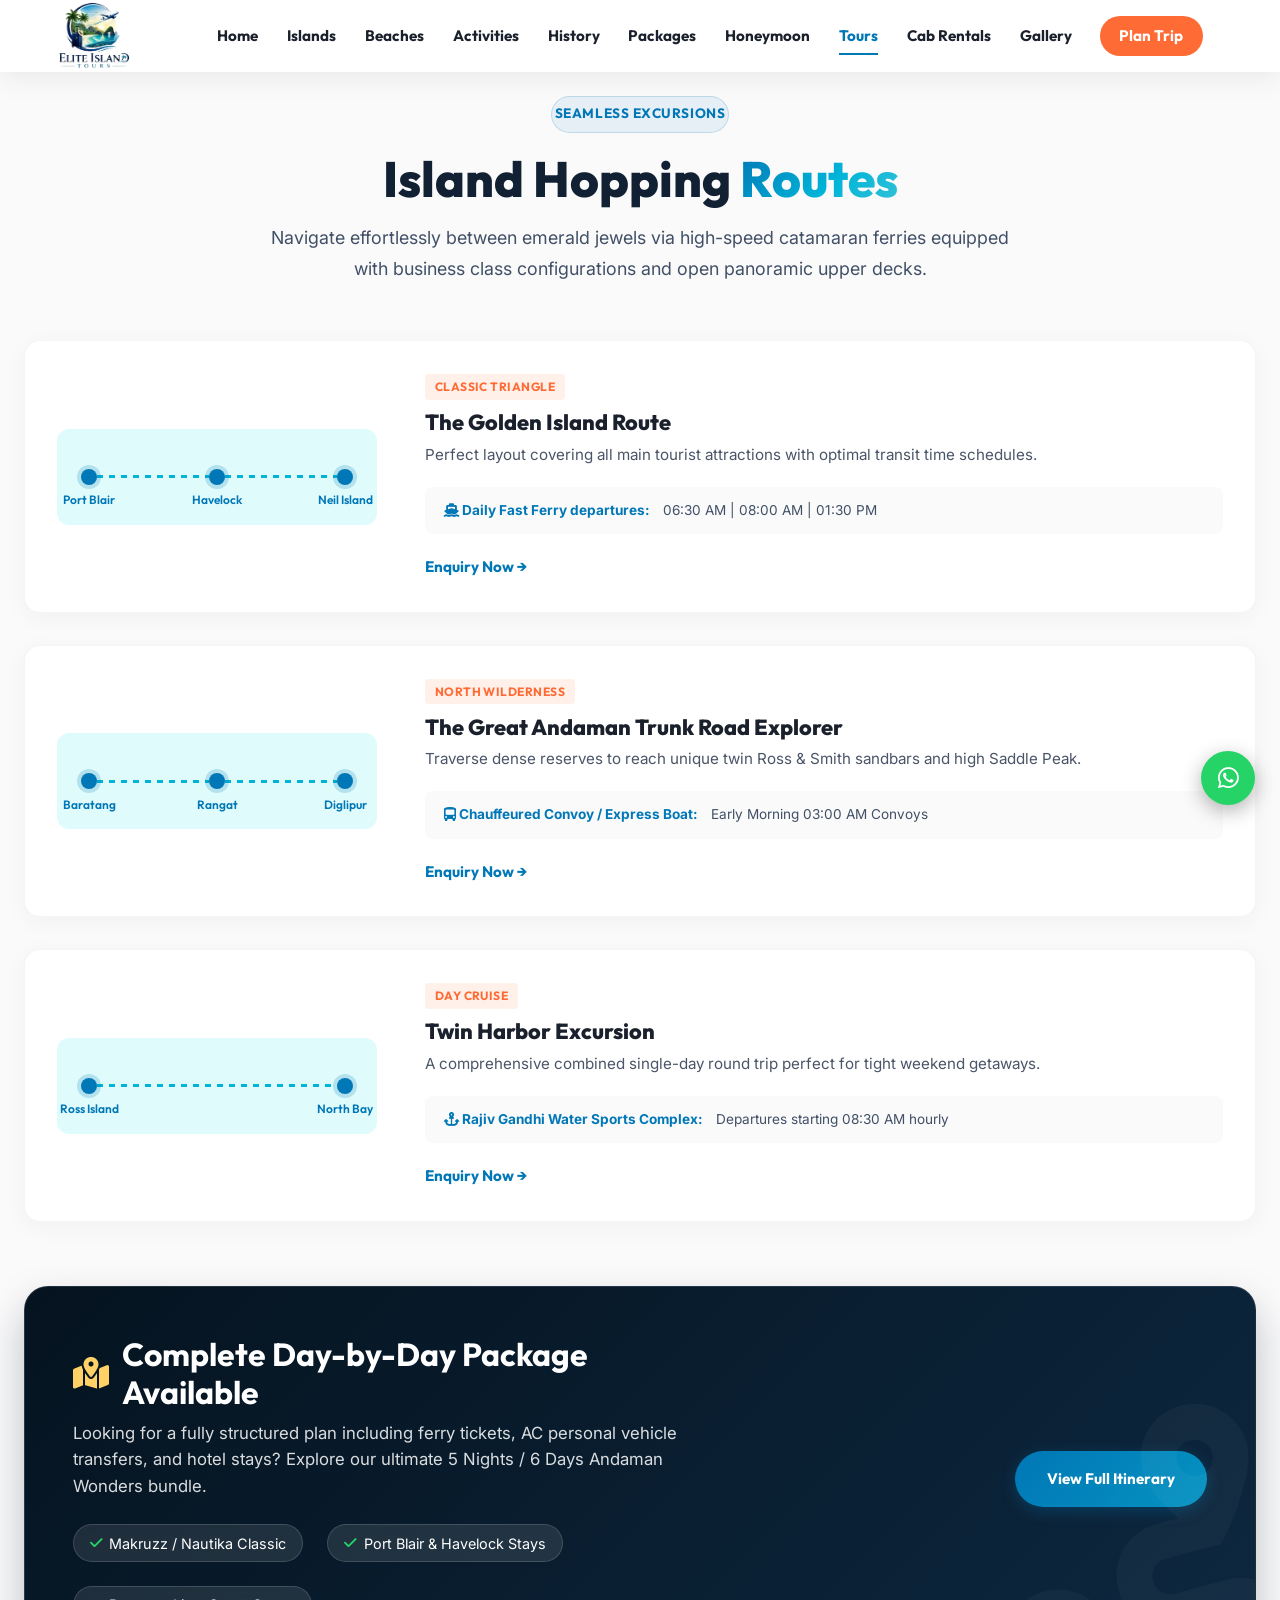
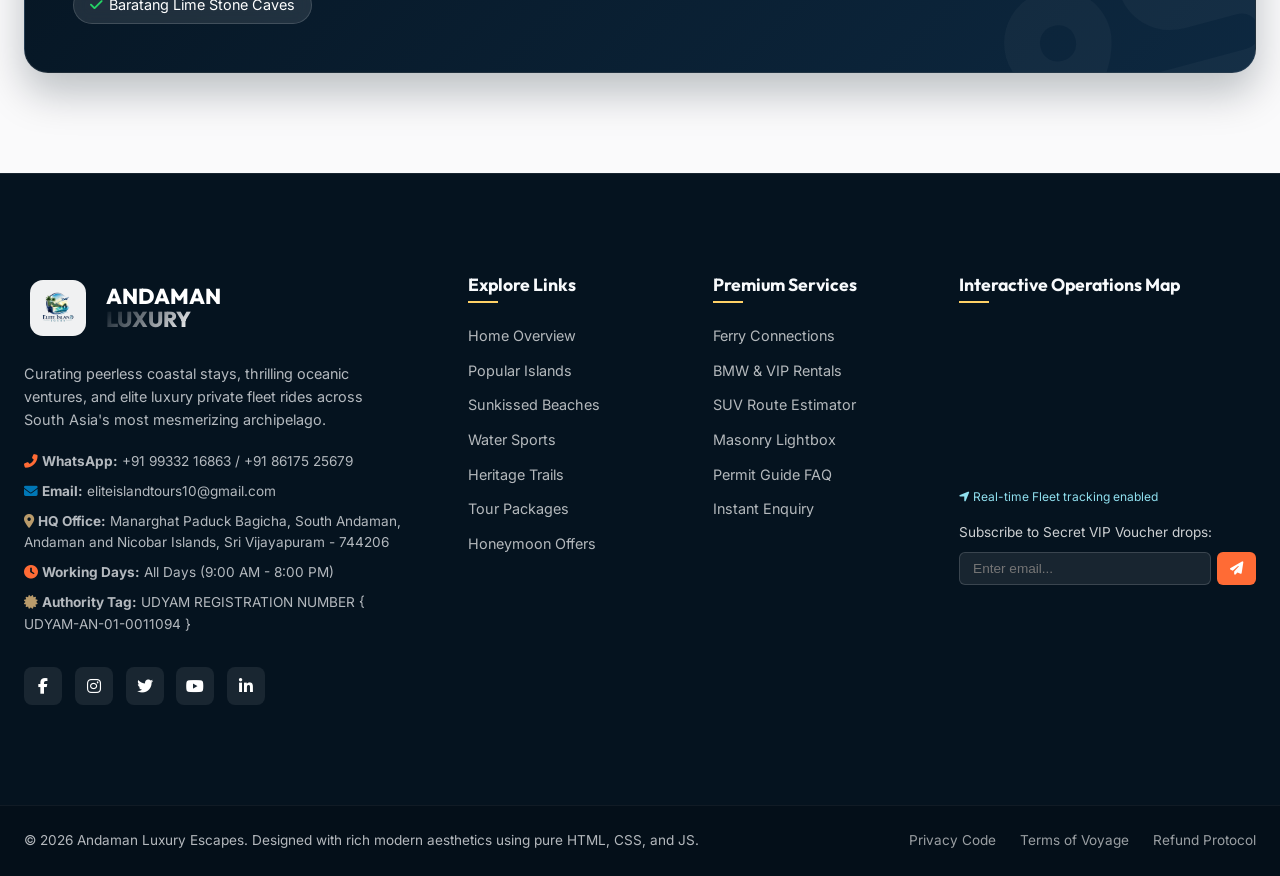
<file: tours.html>
<!DOCTYPE html>
<html lang="en">
<head>
    <meta charset="UTF-8">
    <meta name="viewport" content="width=device-width, initial-scale=1.0">
    <title>Island Hopping Tours | Andaman & Nicobar Islands Premium Luxury Travel</title>
    <meta name="description" content="Navigate effortlessly between emerald jewels via high-speed catamaran ferries equipped with business class configurations and open panoramic upper decks.">
    
    <!-- Google Fonts -->
    <link rel="preconnect" href="https://fonts.googleapis.com">
    <link rel="preconnect" href="https://fonts.gstatic.com" crossorigin>
    <link href="https://fonts.googleapis.com/css2?family=Inter:wght@300;400;500;600;700&family=Outfit:wght@400;500;600;700;800&display=swap" rel="stylesheet">
    
    <!-- Font Awesome Icons -->
    <link rel="stylesheet" href="https://cdnjs.cloudflare.com/ajax/libs/font-awesome/6.4.0/css/all.min.css">
    
    <!-- Custom CSS -->
    <link rel="stylesheet" href="style.css">
</head>
<body class="subpage-body">

    <!-- Preloader -->
    <div id="preloader" class="preloader">
        <div class="loader-content">
            <div class="waves-loader"></div>
            <span class="loader-text">Loading Paradise...</span>
        </div>
    </div>

    <!-- Floating Action Buttons -->
    <a href="https://wa.me/919933216863" target="_blank" class="floating-btn whatsapp-btn" aria-label="Chat on WhatsApp">
        <i class="fab fa-whatsapp"></i>
    </a>
    <button id="backToTop" class="floating-btn back-top-btn" aria-label="Scroll back to top">
        <i class="fas fa-chevron-up"></i>
    </button>

    <!-- Transparent Sticky Navbar -->
    <header class="navbar navbar-subpage scrolled" id="navbar">
        <div class="nav-container">
            <a href="index.html" class="nav-logo">
                <span class="logo-icon">
                    <img src="image/logo.jpeg" alt="Logo" class="custom-logo">
                </span>
            </a>
            
            <nav class="nav-links" id="navLinks">
                <a href="index.html" class="nav-link">Home</a>
                <a href="islands.html" class="nav-link">Islands</a>
                <a href="beaches.html" class="nav-link">Beaches</a>
                <a href="activities.html" class="nav-link">Activities</a>
                <a href="history.html" class="nav-link">History</a>
                <a href="packages.html" class="nav-link">Packages</a>
                <a href="honeymoon.html" class="nav-link">Honeymoon</a>
                <a href="tours.html" class="nav-link active">Tours</a>
                <a href="cabs.html" class="nav-link">Cab Rentals</a>
                <a href="gallery.html" class="nav-link">Gallery</a>
                <a href="booking.html" class="nav-link btn-nav">Plan Trip</a>
            </nav>

            <div class="nav-actions">
               
                <button class="hamburger" id="hamburger" aria-label="Toggle navigation menu">
                    <span class="bar"></span>
                    <span class="bar"></span>
                    <span class="bar"></span>
                </button>
            </div>
        </div>
    </header>

    <!-- ISLAND HOPPING TOURS SECTION -->
    <section id="tours" class="tours-section py-section">
        <div class="section-container">
            <div class="section-header reveal-up">
                <span class="subtitle-pill">Seamless Excursions</span>
                <h2>Island Hopping <span class="gradient-text">Routes</span></h2>
                <p>Navigate effortlessly between emerald jewels via high-speed catamaran ferries equipped with business class configurations and open panoramic upper decks.</p>
            </div>

            <div class="routes-container">
                <!-- Route Card 1 -->
                <div class="route-card reveal-up">
                    <div class="route-map-visual">
                        <div class="route-points">
                            <span class="point" data-label="Port Blair"></span>
                            <div class="animated-path-line"></div>
                            <span class="point" data-label="Havelock"></span>
                            <div class="animated-path-line"></div>
                            <span class="point" data-label="Neil Island"></span>
                        </div>
                    </div>
                    <div class="route-info">
                        <span class="route-badge">Classic Triangle</span>
                        <h3>The Golden Island Route</h3>
                        <p>Perfect layout covering all main tourist attractions with optimal transit time schedules.</p>
                        <div class="ferry-schedule">
                            <strong><i class="fas fa-ship"></i> Daily Fast Ferry departures:</strong>
                            <span>06:30 AM | 08:00 AM | 01:30 PM</span>
                        </div>
                        <a href="booking.html" class="btn-route-book" data-enquiry-trigger>Enquiry Now &rarr;</a>
                    </div>
                </div>

                <!-- Route Card 2 -->
                <div class="route-card reveal-up">
                    <div class="route-map-visual">
                        <div class="route-points">
                            <span class="point" data-label="Baratang"></span>
                            <div class="animated-path-line"></div>
                            <span class="point" data-label="Rangat"></span>
                            <div class="animated-path-line"></div>
                            <span class="point" data-label="Diglipur"></span>
                        </div>
                    </div>
                    <div class="route-info">
                        <span class="route-badge">North Wilderness</span>
                        <h3>The Great Andaman Trunk Road Explorer</h3>
                        <p>Traverse dense reserves to reach unique twin Ross & Smith sandbars and high Saddle Peak.</p>
                        <div class="ferry-schedule">
                            <strong><i class="fas fa-bus-alt"></i> Chauffeured Convoy / Express Boat:</strong>
                            <span>Early Morning 03:00 AM Convoys</span>
                        </div>
                        <a href="booking.html" class="btn-route-book" data-enquiry-trigger>Enquiry Now &rarr;</a>
                    </div>
                </div>

                <!-- Route Card 3 -->
                <div class="route-card reveal-up">
                    <div class="route-map-visual">
                        <div class="route-points">
                            <span class="point" data-label="Ross Island"></span>
                            <div class="animated-path-line"></div>
                            <span class="point" data-label="North Bay"></span>
                        </div>
                    </div>
                    <div class="route-info">
                        <span class="route-badge">Day Cruise</span>
                        <h3>Twin Harbor Excursion</h3>
                        <p>A comprehensive combined single-day round trip perfect for tight weekend getaways.</p>
                        <div class="ferry-schedule">
                            <strong><i class="fas fa-anchor"></i> Rajiv Gandhi Water Sports Complex:</strong>
                            <span>Departures starting 08:30 AM hourly</span>
                        </div>
                        <a href="booking.html" class="btn-route-book" data-enquiry-trigger>Enquiry Now &rarr;</a>
                    </div>
                </div>
            </div>

            <!-- Cross-Link Promotion -->
            <div class="flight-assistance-banner reveal-up" style="margin-top: 4rem;">
                <i class="fas fa-route flight-banner-bg-icon"></i>
                <div class="flight-banner-content">
                    <h3><i class="fas fa-map-marked-alt"></i> Complete Day-by-Day Package Available</h3>
                    <p>Looking for a fully structured plan including ferry tickets, AC personal vehicle transfers, and hotel stays? Explore our ultimate 5 Nights / 6 Days Andaman Wonders bundle.</p>
                    <div class="flight-features">
                        <span><i class="fas fa-check"></i> Makruzz / Nautika Classic</span>
                        <span><i class="fas fa-check"></i> Port Blair & Havelock Stays</span>
                        <span><i class="fas fa-check"></i> Baratang Lime Stone Caves</span>
                    </div>
                </div>
                <div>
                    <a href="packages.html" class="btn btn-primary" style="padding: 1rem 2rem;">View Full Itinerary</a>
                </div>
            </div>
        </div>
    </section>

    <!-- CONTACT SECTION / FOOTER -->
    <footer id="contact" class="footer-section bg-dark-deep text-white">
        <!-- Main Contact Row -->
        <div class="section-container footer-top py-section">
            <div class="footer-grid">
                <!-- Info block -->
                <div class="footer-col brand-col reveal-up">
                    <div class="footer-logo">
                        <span class="logo-icon text-orange"><img src="image/logo.jpeg" alt="Logo" class="footer-logo"></span>
                        <span class="logo-title-foot">ANDAMAN <span class="gradient-text">LUXURY</span></span>
                    </div>
                    <p class="footer-brand-desc">Curating peerless coastal stays, thrilling oceanic ventures, and elite luxury private fleet rides across South Asia's most mesmerizing archipelago.</p>
                    
                    <div class="contact-methods mt-small">
                        <p><i class="fas fa-phone-alt text-orange"></i> <strong>WhatsApp:</strong> +91 99332 16863 / +91 86175 25679</p>
                        <p><i class="fas fa-envelope text-blue"></i> <strong>Email:</strong> eliteislandtours10@gmail.com</p>
                        <p><i class="fas fa-map-marker-alt text-sand"></i> <strong>HQ Office:</strong> Manarghat Paduck Bagicha, South Andaman, Andaman and Nicobar Islands, Sri Vijayapuram - 744206</p>
                        <p><i class="fas fa-clock text-orange"></i> <strong>Working Days:</strong> All Days (9:00 AM - 8:00 PM)</p>
                        <p><i class="fas fa-certificate text-sand"></i> <strong>Authority Tag:</strong> UDYAM REGISTRATION NUMBER { UDYAM-AN-01-0011094 }</p>
                    </div>

                    <div class="social-icons mt-medium">
                        <a href="#" aria-label="Facebook"><i class="fab fa-facebook-f"></i></a>
                        <a href="#" aria-label="Instagram"><i class="fab fa-instagram"></i></a>
                        <a href="#" aria-label="Twitter"><i class="fab fa-twitter"></i></a>
                        <a href="#" aria-label="YouTube"><i class="fab fa-youtube"></i></a>
                        <a href="#" aria-label="LinkedIn"><i class="fab fa-linkedin-in"></i></a>
                    </div>
                </div>

                <!-- Quick links -->
                <div class="footer-col links-col reveal-up" style="transition-delay: 0.1s;">
                    <h4>Explore Links</h4>
                    <ul>
                        <li><a href="index.html">Home Overview</a></li>
                        <li><a href="islands.html">Popular Islands</a></li>
                        <li><a href="beaches.html">Sunkissed Beaches</a></li>
                        <li><a href="activities.html">Water Sports</a></li>
                        <li><a href="history.html">Heritage Trails</a></li>
                        <li><a href="packages.html">Tour Packages</a></li>
                        <li><a href="honeymoon.html">Honeymoon Offers</a></li>
                    </ul>
                </div>

                <!-- Secondary links -->
                <div class="footer-col links-col reveal-up" style="transition-delay: 0.2s;">
                    <h4>Premium Services</h4>
                    <ul>
                        <li><a href="tours.html">Ferry Connections</a></li>
                        <li><a href="cabs.html">BMW & VIP Rentals</a></li>
                        <li><a href="cabs.html">SUV Route Estimator</a></li>
                        <li><a href="gallery.html">Masonry Lightbox</a></li>
                        <li><a href="index.html#faq">Permit Guide FAQ</a></li>
                        <li><a href="booking.html">Instant Enquiry</a></li>
                    </ul>
                </div>

                <!-- Map placeholder & Subscribe -->
                <div class="footer-col map-col reveal-up" style="transition-delay: 0.3s;">
                    <h4>Interactive Operations Map</h4>
                    <div class="map-placeholder">
                        <iframe 
                            src="https://www.google.com/maps?q=Manarghat%20paduck%20bagicha%20South%20Andaman%20Andaman%20and%20Nicobar%20Islands%20Sri%20Vijayapuram%20744206&output=embed" 
                            width="100%" 
                            height="150" 
                            style="border:0; border-radius: 8px;" 
                            allowfullscreen="" 
                            loading="lazy" 
                            referrerpolicy="no-referrer-when-downgrade"
                            title="Port Blair Regional Google Map">
                        </iframe>
                        <span class="map-caption"><i class="fas fa-location-arrow"></i> Real-time Fleet tracking enabled</span>
                    </div>

                    <!-- Newsletter inline Form -->
                    <div class="newsletter-box mt-small">
                        <span>Subscribe to Secret VIP Voucher drops:</span>
                        <form id="newsletterForm" class="news-form mt-mini">
                            <input type="email" placeholder="Enter email..." required>
                            <button type="submit" aria-label="Subscribe"><i class="fas fa-paper-plane"></i></button>
                        </form>
                    </div>
                </div>
            </div>
        </div>

        <!-- Footer Bottom Legal bar -->
        <div class="footer-bottom">
            <div class="section-container bottom-bar-container">
                <p>&copy; 2026 Andaman Luxury Escapes. Designed with rich modern aesthetics using pure HTML, CSS, and JS.</p>
                <div class="legal-links">
                    <a href="#">Privacy Code</a>
                    <a href="#">Terms of Voyage</a>
                    <a href="#">Refund Protocol</a>
                </div>
            </div>
        </div>
    </footer>

    <!-- Custom JavaScript -->
    <script src="script.js"></script>
</body>
</html>
</file>
<file: style.css>
/* ==========================================================================
   PREMIUM TOURISM WEBSITE STYLE SYSTEM
   Theme: Tropical Luxury & Cinematic Glassmorphism
   Colors: Ocean Blue, Sunset Orange, Sand Tones
   ========================================================================== */

/* --- 1. DESIGN TOKENS & VARIABLES --- */
:root {
    /* Ocean Blue Palette */
    --ocean-deep: #0077B6;
    --ocean-mid: #00B4D8;
    --ocean-light: #90E0EF;
    --ocean-azure: #e0fbfc;

    /* Sunset Orange Palette */
    --sunset-deep: #FF6B35;
    --sunset-mid: #FF8C42;
    --sunset-gold: #FFD166;
    --sunset-glow: rgba(255, 107, 53, 0.15);

    /* Sand Colors */
    --sand-light: #F4EBD0;
    --sand-warm: #EAD7BB;
    --sand-dark: #B99B6B;

    /* Neutrals & Dark Mode Helpers */
    --bg-main: #FAFAFB;
    --bg-dark-deep: #05131f;
    --bg-dark-card: rgba(10, 25, 47, 0.7);
    --text-primary: #1A202C;
    --text-secondary: #4A5568;
    --text-light: #F7FAFC;
    --text-muted: #A0AEC0;

    /* Layout Spacing */
    --nav-height: 84px;
    --section-gap: 100px;
    --container-max: 1280px;

    /* Glassmorphism System */
    --glass-bg-light: rgba(255, 255, 255, 0.75);
    --glass-bg-dark: rgba(5, 19, 31, 0.65);
    --glass-bg-sunset: rgba(255, 107, 53, 0.85);
    --glass-border-light: rgba(255, 255, 255, 0.3);
    --glass-border-dark: rgba(255, 255, 255, 0.08);
    --glass-shadow: 0 8px 32px 0 rgba(0, 119, 182, 0.12);
    --glass-shadow-dark: 0 12px 40px 0 rgba(0, 0, 0, 0.35);
    --glass-blur: blur(16px);

    /* Animation Timings */
    --transition-fast: 0.2s cubic-bezier(0.4, 0, 0.2, 1);
    --transition-smooth: 0.4s cubic-bezier(0.16, 1, 0.3, 1);
    --transition-slow: 0.8s cubic-bezier(0.16, 1, 0.3, 1);
}

/* --- 2. GLOBAL RESET & BASE RULES --- */
*,
*::before,
*::after {
    box-sizing: border-box;
    margin: 0;
    padding: 0;
}

html {
    scroll-behavior: smooth;
    font-size: 16px;
}

body {
    font-family: 'Inter', -apple-system, BlinkMacSystemFont, sans-serif;
    color: var(--text-primary);
    background-color: var(--bg-main);
    line-height: 1.6;
    overflow-x: hidden;
}

/* Custom Premium Scrollbar */
::-webkit-scrollbar {
    width: 10px;
}

::-webkit-scrollbar-track {
    background: var(--bg-dark-deep);
}

::-webkit-scrollbar-thumb {
    background: var(--ocean-mid);
    border-radius: 5px;
}

::-webkit-scrollbar-thumb:hover {
    background: var(--ocean-deep);
}

.custom-logo {
    width: 128px;
    height: 128px;
    object-fit: contain;
    background: transparent;
    display: block;
}

.custom-logo:hover {
    transform: scale(1.06) rotate(-2deg);
    filter: drop-shadow(0 12px 24px rgba(0, 0, 0, 0.28));
}

.logo-icon {
    display: flex;
    align-items: center;
    justify-content: center;
    background: transparent;
    border-radius: 50%;
    padding: 6px;
}

.nav-logo {
    display: flex;
    align-items: center;
    gap: 14px;
    text-decoration: none;
}

.logo-text {
    display: flex;
    flex-direction: column;
    line-height: 1.1;
}

.logo-title {
    font-size: 28px;
    font-weight: 800;
    letter-spacing: 2px;
    color: #ffffff;
}

.logo-subtitle {
    font-size: 12px;
    font-weight: 500;
    letter-spacing: 3px;
    color: rgba(255, 255, 255, 0.82);
    margin-top: 4px;
}

/* Typography Scale */
h1,
h2,
h3,
h4,
h5,
h6 {
    font-family: 'Outfit', sans-serif;
    font-weight: 700;
    line-height: 1.2;
    letter-spacing: -0.02em;
}

h1 {
    font-size: clamp(2.5rem, 6vw, 4.5rem);
    font-weight: 800;
}

h2 {
    font-size: clamp(2rem, 4vw, 3rem);
    margin-bottom: 1rem;
}

h3 {
    font-size: clamp(1.25rem, 2.5vw, 1.75rem);
    margin-bottom: 0.75rem;
}

h4 {
    font-size: 1.2rem;
    font-weight: 600;
}

p {
    margin-bottom: 1rem;
}

a {
    color: inherit;
    text-decoration: none;
    transition: var(--transition-fast);
}

ul {
    list-style: none;
}

img {
    max-width: 100%;
    height: auto;
    display: block;
}

/* --- 3. PREMIUM UTILITIES & ACCENTS --- */
.section-container {
    max-width: var(--container-max);
    margin: 0 auto;
    padding: 0 1.5rem;
}

.py-section {
    padding-top: var(--section-gap);
    padding-bottom: var(--section-gap);
}

.text-center {
    text-align: center;
}

.relative-z {
    position: relative;
    z-index: 2;
}

.mt-mini {
    margin-top: 0.5rem;
}

.mt-small {
    margin-top: 1rem;
}

.mt-medium {
    margin-top: 2rem;
}

.mt-big {
    margin-top: 3.5rem;
}

/* Gradient Themes */
.gradient-text {
    background: linear-gradient(135deg, var(--ocean-deep) 0%, var(--ocean-mid) 60%, var(--ocean-light) 100%);
    -webkit-background-clip: text;
    -webkit-text-fill-color: transparent;
    display: inline-block;
}

.gradient-text-sunset {
    background: linear-gradient(135deg, var(--sunset-gold) 0%, var(--sunset-mid) 50%, #fff 100%);
    -webkit-background-clip: text;
    -webkit-text-fill-color: transparent;
    display: inline-block;
}

.bg-gradient-subtle {
    background: linear-gradient(180deg, var(--bg-main) 0%, var(--ocean-azure) 100%);
}

.bg-light-soft {
    background-color: #F1F5F9;
}

.bg-dark-deep {
    background-color: var(--bg-dark-deep);
}

.bg-sunset {
    background: linear-gradient(135deg, #1b0a05 0%, var(--sunset-deep) 100%);
    position: relative;
}

.bg-vintage {
    background-color: var(--sand-light);
    background-image: radial-gradient(rgba(185, 155, 107, 0.15) 1px, transparent 0);
    background-size: 24px 24px;
}

/* Color Tokens */
.text-orange {
    color: var(--sunset-deep);
}

.text-blue {
    color: var(--ocean-deep);
}

.text-sand {
    color: var(--sand-dark);
}

.border-light {
    border-color: rgba(255, 255, 255, 0.2) !important;
    color: #fff !important;
}

.border-dark {
    border-color: rgba(0, 0, 0, 0.1) !important;
    color: var(--ocean-deep) !important;
}

/* Subtitle/Badge Pills */
.subtitle-pill {
    display: inline-flex;
    align-items: center;
    gap: 0.5rem;
    padding: 0.4rem 0.2rem;
    border-radius: 50px;
    font-family: 'Outfit', sans-serif;
    font-size: 0.85rem;
    font-weight: 600;
    text-transform: uppercase;
    letter-spacing: 0.1em;
    margin-bottom: 1rem;
    border: 1px solid rgba(0, 119, 182, 0.2);
    color: var(--ocean-deep);
    background: rgba(0, 119, 182, 0.05);
}

.section-header {
    max-width: 750px;
    margin: 0 auto 3.5rem auto;
    text-align: center;
}

.section-header p {
    color: var(--text-secondary);
    font-size: 1.1rem;
}

/* Glassmorphism Classes */
.glassmorphism {
    background: var(--glass-bg-light);
    backdrop-filter: var(--glass-blur);
    -webkit-backdrop-filter: var(--glass-blur);
    border: 1px solid var(--glass-border-light);
    border-radius: 16px;
    box-shadow: var(--glass-shadow);
}

.glassmorphism-premium {
    background: rgba(255, 255, 255, 0.85);
    backdrop-filter: blur(24px);
    -webkit-backdrop-filter: blur(24px);
    border: 1px solid rgba(255, 255, 255, 0.6);
    border-radius: 20px;
    box-shadow: 0 20px 50px rgba(0, 119, 182, 0.08);
}

/* Buttons System */
.btn {
    display: inline-flex;
    align-items: center;
    justify-content: center;
    gap: 0.6rem;
    padding: 0.85rem 2rem;
    border-radius: 50px;
    font-family: 'Outfit', sans-serif;
    font-weight: 600;
    font-size: 1rem;
    cursor: pointer;
    transition: var(--transition-smooth);
    border: none;
}

.btn-primary {
    background: linear-gradient(135deg, var(--ocean-deep) 0%, var(--ocean-mid) 100%);
    color: #fff;
    box-shadow: 0 4px 15px rgba(0, 119, 182, 0.3);
}

.btn-primary:hover {
    transform: translateY(-3px);
    box-shadow: 0 8px 25px rgba(0, 119, 182, 0.45);
    background: linear-gradient(135deg, var(--ocean-mid) 0%, var(--ocean-deep) 100%);
}

.btn-secondary {
    background: linear-gradient(135deg, var(--sunset-deep) 0%, var(--sunset-mid) 100%);
    color: #fff;
    box-shadow: 0 4px 15px rgba(255, 107, 53, 0.3);
}

.btn-secondary:hover {
    transform: translateY(-3px);
    box-shadow: 0 8px 25px rgba(255, 107, 53, 0.45);
}

.btn-sunset {
    background-color: #fff;
    color: var(--sunset-deep);
    font-weight: 700;
    padding: 0.6rem 1.5rem;
    border-radius: 8px;
}

.btn-sunset:hover {
    background-color: var(--sunset-gold);
    color: #000;
}

/* --- 4. PRELOADER ANIMATION --- */
.preloader {
    position: fixed;
    inset: 0;
    background-color: var(--bg-dark-deep);
    z-index: 9999;
    display: flex;
    align-items: center;
    justify-content: center;
    transition: opacity 0.6s ease, visibility 0.6s ease;
}

.loader-content {
    text-align: center;
}

.waves-loader {
    width: 80px;
    height: 80px;
    border-radius: 50%;
    border: 3px solid transparent;
    border-top-color: var(--ocean-mid);
    border-bottom-color: var(--sunset-mid);
    animation: spin-loader 1.5s linear infinite;
    margin: 0 auto 1.5rem auto;
}

.waves-loader::before {
    content: '';
    position: absolute;
    inset: 8px;
    border-radius: 50%;
    border: 3px solid transparent;
    border-left-color: var(--ocean-light);
    animation: spin-loader 1s ease-in-out infinite alternate;
}

.loader-text {
    font-family: 'Outfit', sans-serif;
    color: #fff;
    font-size: 1.2rem;
    letter-spacing: 0.15em;
    animation: pulse-text 1.5s infinite ease-in-out;
}

@keyframes spin-loader {
    to {
        transform: rotate(360deg);
    }
}

@keyframes pulse-text {

    0%,
    100% {
        opacity: 0.5;
    }

    50% {
        opacity: 1;
    }
}

/* --- 5. FLOATING ACTIONS --- */
.floating-btn {
    position: fixed;
    right: 25px;
    width: 54px;
    height: 54px;
    border-radius: 50%;
    display: flex;
    align-items: center;
    justify-content: center;
    color: #fff;
    font-size: 1.5rem;
    z-index: 990;
    box-shadow: 0 6px 20px rgba(0, 0, 0, 0.3);
    cursor: pointer;
    transition: var(--transition-fast);
    border: none;
}

.whatsapp-btn {
    bottom: 95px;
    background-color: #25D366;
    animation: bounce-subtle 3s infinite ease-in-out;
}

.whatsapp-btn:hover {
    background-color: #128C7E;
    transform: scale(1.1);
}

.back-top-btn {
    bottom: 25px;
    background-color: var(--ocean-deep);
    opacity: 0;
    visibility: hidden;
    transform: translateY(20px);
}

.back-top-btn.show {
    opacity: 1;
    visibility: visible;
    transform: translateY(0);
}

.back-top-btn:hover {
    background-color: var(--ocean-mid);
}

@keyframes bounce-subtle {

    0%,
    100% {
        transform: translateY(0);
    }

    50% {
        transform: translateY(-8px);
    }
}

/* --- 6. TRANSPARENT STICKY NAVBAR --- */
.navbar {
    position: fixed;
    top: 0;
    left: 0;
    width: 100%;
    height: var(--nav-height);
    z-index: 1000;
    transition: var(--transition-smooth);
    /* header should be solid white */
    background: #ffffff;
}

.navbar.scrolled {
    background: rgb(255, 255, 255);
    backdrop-filter: blur(16px);
    -webkit-backdrop-filter: blur(16px);
    box-shadow: 0 4px 30px rgba(0, 0, 0, 0.08);
    height: 72px;
}

.nav-container {
    max-width: var(--container-max);
    height: 100%;
    margin: 0 auto;
    padding: 0 1.5rem;
    display: flex;
    align-items: center;
    justify-content: space-between;
}

.nav-logo {
    display: flex;
    align-items: center;
    gap: 0.6rem;
    color: var(--text-primary);
}

.navbar.scrolled .nav-logo {
    color: var(--ocean-deep);
}

.logo-icon {
    font-size: 1.8rem;
    color: var(--sunset-gold);
    transition: var(--transition-fast);
}

.navbar.scrolled .logo-icon {
    color: var(--sunset-deep);
}

.logo-text {
    display: flex;
    flex-direction: column;
}

.logo-title {
    font-family: 'Outfit', sans-serif;
    font-weight: 800;
    font-size: 1.3rem;
    line-height: 1;
    letter-spacing: 0.05em;
}

.logo-subtitle {
    font-size: 0.65rem;
    letter-spacing: 0.15em;
    opacity: 0.85;
    text-transform: uppercase;
    margin-top: 2px;
}

.nav-links {
    display: flex;
    align-items: center;
    gap: 1.8rem;
}

.nav-link {
    font-family: 'Outfit', sans-serif;
    font-weight: 500;
    font-size: 0.95rem;
    color: var(--text-primary);
    position: relative;
    padding: 0.4rem 0;
}

.navbar.scrolled .nav-link {
    color: var(--text-primary);
}

.nav-link::after {
    content: '';
    position: absolute;
    bottom: 0;
    left: 0;
    width: 0%;
    height: 2px;
    background-color: var(--sunset-gold);
    transition: var(--transition-fast);
}

.navbar.scrolled .nav-link::after {
    background-color: var(--ocean-deep);
}

.nav-link:hover::after,
.nav-link.active::after {
    width: 100%;
}

.nav-link:hover,
.nav-link.active {
    color: var(--text-primary);
}

.navbar.scrolled .nav-link:hover,
.navbar.scrolled .nav-link.active {
    color: var(--ocean-deep);
}

.btn-nav {
    background-color: var(--sunset-deep);
    color: #fff !important;
    padding: 0.5rem 1.2rem;
    border-radius: 50px;
    font-weight: 600;
}

.btn-nav::after {
    display: none !important;
}

.btn-nav:hover {
    background-color: var(--sunset-mid);
    transform: scale(1.05);
}

.nav-actions {
    display: flex;
    align-items: center;
    gap: 1rem;
}

.weather-widget-mini {
    display: flex;
    align-items: center;
    gap: 0.4rem;
    background: rgba(255, 255, 255, 0.15);
    backdrop-filter: blur(8px);
    padding: 0.3rem 0.8rem;
    border-radius: 50px;
    color: #fff;
    font-size: 0.85rem;
    font-weight: 600;
    border: 1px solid rgba(255, 255, 255, 0.2);
}

.navbar.scrolled .weather-widget-mini {
    background: rgba(0, 119, 182, 0.08);
    color: var(--ocean-deep);
    border-color: rgba(0, 119, 182, 0.15);
}

.weather-icon {
    color: var(--sunset-gold);
    animation: spin-slow 12s linear infinite;
}

@keyframes spin-slow {
    to {
        transform: rotate(360deg);
    }
}

.hamburger {
    display: none;
    cursor: pointer;
    background: transparent;
    border: none;
    z-index: 1001;
}

.hamburger .bar {
    display: block;
    width: 25px;
    height: 3px;
    margin: 5px auto;
    transition: all 0.3s ease-in-out;
    background-color: var(--text-primary);
    border-radius: 3px;
}

.navbar.scrolled .hamburger .bar {
    background-color: var(--text-primary);
}

/* --- 7. HERO SECTION --- */
.hero-section {
    position: relative;
    min-height: 100vh;
    min-height: 100svh;
    display: flex;
    align-items: center;
    justify-content: center;
    overflow: hidden;
    padding: 5rem 1rem 7rem;
}

.image-wrapper {
    position: absolute;
    inset: 0;
    width: 100%;
    height: 100%;
    z-index: 1;
    background-image: url("bgnew.jpg");
    background-size: 100% 100%;
    background-position: center;
    background-repeat: no-repeat;
}


.hero-overlay {
    position: absolute;
    inset: 0;
    background: transparent;
    z-index: 2;
}

.hero-particles {
    position: absolute;
    inset: 0;
    z-index: 3;
    pointer-events: none;
}

/* Particle items styled via script mapping */
.particle {
    position: absolute;
    background-color: rgba(255, 255, 255, 0.6);
    border-radius: 50%;
    animation: float-particle 10s infinite linear;
}

@keyframes float-particle {
    0% {
        transform: translateY(0) rotate(0deg);
        opacity: 0;
    }

    10% {
        opacity: 0.8;
    }

    90% {
        opacity: 0.8;
    }

    100% {
        transform: translateY(-100px) rotate(360deg);
        opacity: 0;
    }
}

.hero-content {
    position: relative;
    z-index: 4;
    max-width: 900px;
    width: 100%;
    display: flex;
    flex-direction: column;
    align-items: center;
    text-align: center;
    padding: 0 1.5rem;
    margin: 0 auto;
}

.welcome-badge {
    display: inline-block;
    background: rgb(0 0 0 / 59%);
    backdrop-filter: blur(12px);
    color: #fff;
    padding: 0.5rem 1.5rem;
    border-radius: 50px;
    font-family: 'Outfit', sans-serif;
    font-weight: 600;
    font-size: 0.9rem;
    letter-spacing: 0.15em;
    text-transform: uppercase;
    /* push the badge down by 20px */
    margin-top: 20px;
    margin-bottom: 1.5rem;
    border: 1px solid rgba(255, 255, 255, 0.3);
}

.hero-title {
    color: #000;
    font-size: clamp(2.1rem, 4.8vw, 4rem);
    line-height: 1.05;
    margin-bottom: 1rem;
    text-shadow: 0 4px 20px rgba(0, 0, 0, 0.4);
}


.hero-title .gradient-text {
    background: linear-gradient(135deg, rgb(0 129 182 / 49%) 0%, #151003 100%);
    -webkit-background-clip: text;
}

.hero-logo {
    display: flex;
    align-items: center;
    justify-content: center;
    width: 100%;
    margin: 0 auto 1.15rem;
}

.hero-logo img {
    width: clamp(130px, 54vw, 360px);
    height: auto;
    display: block;
    object-fit: contain;
    filter: drop-shadow(0 14px 28px rgba(0, 0, 0, 0.35));
}

.hero-subtitle {
    color: #ffffff;
    font-size: clamp(2rem, 1.7vw, 1.25rem);
    font-weight: 600;
    max-width: 700px;
    margin: 0 auto 2rem auto;
    text-shadow: 0 2px 10px rgba(0, 0, 0, 0.3);
}

.hero-ctas {
    display: flex;
    align-items: center;
    justify-content: center;
    gap: 1.2rem;
    flex-wrap: wrap;
    margin-bottom: 0;
}

/* Floating Waves Overlay */
.wave-container {
    position: absolute;
    bottom: -5px;
    left: 0;
    width: 100%;
    z-index: 5;
    line-height: 0;
}

.hero-wave {
    width: 100%;
    height: 8vw;
    min-height: 60px;
}

.scroll-indicator {
    position: absolute;
    bottom: 50px;
    left: 50.4%;
    transform: translateX(-50%);
    z-index: 6;
    display: flex;
    flex-direction: column;
    align-items: center;
    gap: 0.5rem;
    color: #fff;
    opacity: 0.8;
}

.scroll-indicator:hover {
    opacity: 1;
}

.mouse {
    width: 26px;
    height: 42px;
    border: 2px solid #fff;
    border-radius: 20px;
    display: flex;
    justify-content: center;
    padding-top: 6px;
}

.wheel {
    width: 4px;
    height: 8px;
    background-color: #fff;
    border-radius: 2px;
    animation: scroll-wheel 1.5s infinite ease-out;
}

.scroll-text {
    font-size: 0.75rem;
    letter-spacing: 0.1em;
    text-transform: uppercase;
}

@keyframes scroll-wheel {
    0% {
        transform: translateY(0);
        opacity: 1;
    }

    100% {
        transform: translateY(12px);
        opacity: 0;
    }
}

/* --- 8. STATS COUNTER SECTION --- */
.stats-section {
    position: relative;
    z-index: 10;
    margin-top: -30px;
}

.stats-grid {
    display: grid;
    grid-template-columns: repeat(4, 1fr);
    gap: 1.5rem;
    background: rgba(255, 255, 255, 0.9);
    backdrop-filter: blur(20px);
    -webkit-backdrop-filter: blur(20px);
    border: 1px solid rgba(255, 255, 255, 0.8);
    border-radius: 20px;
    padding: 2.5rem 2rem;
    box-shadow: 0 15px 40px rgba(0, 119, 182, 0.08);
}

.stat-item {
    text-align: center;
    position: relative;
}

.stat-item:not(:last-child)::after {
    content: '';
    position: absolute;
    right: -0.75rem;
    top: 20%;
    height: 60%;
    width: 1px;
    background-color: rgba(0, 0, 0, 0.08);
}

.stat-icon {
    width: 50px;
    height: 50px;
    border-radius: 50%;
    background: rgba(0, 119, 182, 0.08);
    color: var(--ocean-deep);
    display: flex;
    align-items: center;
    justify-content: center;
    font-size: 1.3rem;
    margin: 0 auto 1rem auto;
    transition: var(--transition-fast);
}

.stat-item:hover .stat-icon {
    background: var(--ocean-deep);
    color: #fff;
    transform: scale(1.1);
}

.stat-number,
.stat-suffix {
    display: inline-block;
    font-size: 2.5rem;
    font-weight: 800;
    color: var(--ocean-deep);
    line-height: 1;
}

.stat-label {
    margin-top: 0.4rem;
    color: var(--text-secondary);
    font-weight: 500;
    margin-bottom: 0;
}

/* --- 9. POPULAR ISLANDS SECTION --- */
.islands-grid {
    display: grid;
    grid-template-columns: repeat(3, 1fr);
    gap: 2rem;
}

@media (max-width: 992px) {
    .islands-grid {
        grid-template-columns: repeat(2, 1fr);
    }
}

@media (max-width: 650px) {
    .islands-grid {
        grid-template-columns: 1fr;
    }
}

.island-card {
    background-color: #fff;
    border-radius: 16px;
    overflow: hidden;
    box-shadow: 0 10px 30px rgba(0, 0, 0, 0.04);
    border: 1px solid rgba(0, 0, 0, 0.04);
    transition: var(--transition-smooth);
    display: flex;
    flex-direction: column;
}

.island-card:hover {
    transform: translateY(-8px);
    box-shadow: 0 20px 40px rgba(0, 119, 182, 0.12);
}

.card-img-wrapper {
    position: relative;
    height: 220px;
    overflow: hidden;
}

.card-img-wrapper img {
    width: 100%;
    height: 100%;
    object-fit: cover;
    transition: transform 0.6s cubic-bezier(0.16, 1, 0.3, 1);
}

.island-card:hover .card-img-wrapper img {
    transform: scale(1.12);
}

.rating-badge {
    position: absolute;
    top: 15px;
    right: 15px;
    background: rgba(255, 255, 255, 0.9);
    backdrop-filter: blur(8px);
    padding: 0.3rem 0.6rem;
    border-radius: 8px;
    font-weight: 700;
    font-size: 0.85rem;
    color: #111;
    display: flex;
    align-items: center;
    gap: 0.3rem;
}

.rating-badge i {
    color: var(--sunset-gold);
}

.card-content {
    padding: 1.5rem;
    display: flex;
    flex-direction: column;
    flex-grow: 1;
}

.card-content h3 {
    color: var(--ocean-deep);
    transition: var(--transition-fast);
}

.island-card:hover .card-content h3 {
    color: var(--sunset-deep);
}

.card-content p {
    color: var(--text-secondary);
    font-size: 0.95rem;
    margin-bottom: 1.25rem;
    flex-grow: 1;
}

.card-activities {
    display: flex;
    flex-wrap: wrap;
    gap: 0.5rem;
    margin-bottom: 1.5rem;
    padding-top: 1rem;
    border-top: 1px solid #F1F5F9;
}

.card-activities span {
    background-color: var(--bg-main);
    color: var(--text-secondary);
    font-size: 0.75rem;
    font-weight: 500;
    padding: 0.25rem 0.6rem;
    border-radius: 6px;
    display: flex;
    align-items: center;
    gap: 0.3rem;
}

.card-activities span i {
    color: var(--ocean-mid);
}

.btn-explore {
    display: inline-flex;
    align-items: center;
    gap: 0.5rem;
    color: var(--ocean-deep);
    font-family: 'Outfit', sans-serif;
    font-weight: 700;
    font-size: 0.95rem;
}

.btn-explore i {
    transition: transform var(--transition-fast);
}

.btn-explore:hover {
    color: var(--sunset-deep);
}

.btn-explore:hover i {
    transform: translateX(4px);
}

/* --- 10. FAMOUS BEACHES SECTION --- */
.filter-container {
    display: flex;
    align-items: center;
    justify-content: center;
    flex-wrap: wrap;
    gap: 0.8rem;
    margin-bottom: 3rem;
}

.filter-btn {
    background: #fff;
    border: 1px solid rgba(0, 119, 182, 0.15);
    color: var(--text-secondary);
    padding: 0.5rem 1.25rem;
    border-radius: 50px;
    font-family: 'Outfit', sans-serif;
    font-weight: 600;
    font-size: 0.9rem;
    cursor: pointer;
    transition: var(--transition-fast);
}

.filter-btn:hover,
.filter-btn.active {
    background: var(--ocean-deep);
    color: #fff;
    border-color: var(--ocean-deep);
    box-shadow: 0 4px 12px rgba(0, 119, 182, 0.2);
}

.beaches-grid {
    display: grid;
    grid-template-columns: repeat(3, 1fr);
    gap: 2rem;
}

@media (max-width: 992px) {
    .beaches-grid {
        grid-template-columns: repeat(2, 1fr);
    }
}

@media (max-width: 650px) {
    .beaches-grid {
        grid-template-columns: 1fr;
    }
}

.beach-card {
    background: #fff;
    border-radius: 16px;
    overflow: hidden;
    box-shadow: 0 4px 20px rgba(0, 0, 0, 0.03);
    border: 1px solid rgba(0, 0, 0, 0.04);
    display: flex;
    flex-direction: column;
    transition: all 0.4s ease;
}

.beach-card.hide {
    display: none;
}

.beach-img {
    position: relative;
    height: 200px;
}

.beach-img img {
    width: 100%;
    height: 100%;
    object-fit: cover;
}

.badge-premium {
    position: absolute;
    bottom: 12px;
    left: 12px;
    background: linear-gradient(135deg, var(--sunset-deep) 0%, var(--sunset-gold) 100%);
    color: #fff;
    font-family: 'Outfit', sans-serif;
    font-size: 0.75rem;
    font-weight: 700;
    padding: 0.25rem 0.75rem;
    border-radius: 6px;
    box-shadow: 0 4px 10px rgba(255, 107, 53, 0.3);
}

.beach-details {
    padding: 1.5rem;
    display: flex;
    flex-direction: column;
    flex-grow: 1;
}

.beach-title-row {
    display: flex;
    align-items: center;
    justify-content: space-between;
    margin-bottom: 0.25rem;
}

.beach-title-row h4 {
    color: var(--text-primary);
    margin-bottom: 0;
}

.stars {
    font-weight: 600;
    font-size: 0.85rem;
    color: var(--text-secondary);
}

.stars i {
    color: var(--sunset-gold);
}

.beach-loc {
    font-size: 0.85rem;
    color: var(--ocean-deep);
    font-weight: 500;
    margin-bottom: 0.75rem;
}

.beach-desc {
    color: var(--text-secondary);
    font-size: 0.9rem;
    margin-bottom: 1.25rem;
    flex-grow: 1;
}

.beach-icons {
    display: flex;
    gap: 0.8rem;
    margin-bottom: 1.25rem;
}

.beach-icons span {
    width: 32px;
    height: 32px;
    border-radius: 50%;
    background-color: var(--ocean-azure);
    color: var(--ocean-deep);
    display: flex;
    align-items: center;
    justify-content: center;
    font-size: 0.8rem;
    transition: var(--transition-fast);
}

.beach-icons span:hover {
    background-color: var(--ocean-deep);
    color: #fff;
}

.btn-text {
    font-family: 'Outfit', sans-serif;
    font-weight: 700;
    font-size: 0.9rem;
    color: var(--sunset-deep);
    display: inline-flex;
    align-items: center;
}

.btn-text:hover {
    color: var(--ocean-deep);
    letter-spacing: 0.5px;
}

/* --- 11. ADVENTURE ACTIVITIES SECTION --- */
.activities-section {
    position: relative;
    overflow: hidden;
}

.ocean-bg-overlay {
    position: absolute;
    inset: 0;
    background-image: radial-gradient(rgba(0, 180, 216, 0.08) 1px, transparent 0);
    background-size: 30px 30px;
    opacity: 0.5;
}

.activities-grid {
    display: grid;
    grid-template-columns: repeat(3, 1fr);
    gap: 1.8rem;
}

@media (max-width: 992px) {
    .activities-grid {
        grid-template-columns: repeat(2, 1fr);
    }
}

@media (max-width: 650px) {
    .activities-grid {
        grid-template-columns: 1fr;
    }
}

.activity-card {
    padding: 1.8rem;
    display: flex;
    flex-direction: column;
    border-color: var(--glass-border-dark);
    background: var(--glass-bg-dark);
    transition: var(--transition-smooth);
}

.activity-card:hover {
    transform: translateY(-8px);
    border-color: rgba(0, 180, 216, 0.4);
    box-shadow: var(--glass-shadow-dark);
}

.act-icon {
    width: 54px;
    height: 54px;
    border-radius: 12px;
    background: linear-gradient(135deg, var(--ocean-mid) 0%, var(--ocean-deep) 100%);
    display: flex;
    align-items: center;
    justify-content: center;
    font-size: 1.5rem;
    color: #fff;
    margin-bottom: 1.25rem;
    box-shadow: 0 6px 15px rgba(0, 180, 216, 0.2);
}

.activity-card h3 {
    color: #fff;
    font-size: 1.3rem;
}

.act-loc {
    color: var(--ocean-light);
    font-size: 0.8rem;
    font-weight: 500;
    margin-bottom: 0.75rem;
}

.act-desc {
    color: rgba(255, 255, 255, 0.75);
    font-size: 0.9rem;
    flex-grow: 1;
    margin-bottom: 1.5rem;
}

.act-footer {
    display: flex;
    align-items: center;
    justify-content: space-between;
    padding-top: 1rem;
    border-top: 1px solid rgba(255, 255, 255, 0.08);
}

.price-tag {
    font-family: 'Outfit', sans-serif;
    font-weight: 700;
    color: var(--sunset-gold);
    font-size: 1.05rem;
}

.btn-book-sm {
    background: rgba(255, 255, 255, 0.1);
    color: #fff;
    padding: 0.4rem 0.8rem;
    border-radius: 6px;
    font-family: 'Outfit', sans-serif;
    font-size: 0.85rem;
    font-weight: 600;
    transition: var(--transition-fast);
}

.btn-book-sm:hover {
    background: var(--sunset-deep);
    color: #fff;
}

.package-calc-banner {
    padding: 2.5rem;
    display: flex;
    align-items: center;
    justify-content: space-between;
    flex-wrap: wrap;
    gap: 1.5rem;
    background: rgba(10, 25, 47, 0.85);
    border-color: rgba(255, 255, 255, 0.15);
}

.calc-banner-left h3 {
    color: #fff;
    margin-bottom: 0.4rem;
}

.calc-banner-left p {
    color: rgba(255, 255, 255, 0.75);
    margin-bottom: 0;
    max-width: 600px;
}

/* --- 12. HISTORICAL PLACES SECTION --- */
.timeline {
    position: relative;
    max-width: 900px;
    margin: 0 auto;
}

.timeline::before {
    content: '';
    position: absolute;
    left: 20px;
    top: 0;
    height: 100%;
    width: 2px;
    background: linear-gradient(180deg, var(--ocean-deep) 0%, var(--sunset-mid) 100%);
}

.timeline-item {
    position: relative;
    padding-left: 60px;
    margin-bottom: 3rem;
}

.timeline-item:last-child {
    margin-bottom: 0;
}

.timeline-dot {
    position: absolute;
    left: 11px;
    top: 5px;
    width: 20px;
    height: 20px;
    border-radius: 50%;
    background-color: var(--sunset-deep);
    border: 4px solid var(--sand-light);
    box-shadow: 0 0 0 3px rgba(255, 107, 53, 0.2);
    transition: var(--transition-fast);
}

.timeline-item:hover .timeline-dot {
    background-color: var(--ocean-deep);
    transform: scale(1.2);
}

.glass-vintage {
    background: rgba(255, 255, 255, 0.85);
    backdrop-filter: blur(12px);
    border: 1px solid rgba(185, 155, 107, 0.3);
    padding: 2rem;
    border-radius: 16px;
    box-shadow: 0 10px 30px rgba(0, 0, 0, 0.05);
}

.timeline-tag {
    display: inline-block;
    background: var(--sand-warm);
    color: var(--sand-dark);
    font-family: 'Outfit', sans-serif;
    font-size: 0.75rem;
    font-weight: 700;
    padding: 0.25rem 0.6rem;
    border-radius: 4px;
    text-transform: uppercase;
    margin-bottom: 0.5rem;
}

.timeline-content h3 {
    color: var(--text-primary);
    margin-bottom: 0.25rem;
}

.hist-loc {
    color: var(--sunset-deep);
    font-size: 0.85rem;
    font-weight: 500;
    margin-bottom: 1rem;
}

.fighter-story {
    margin-top: 1.25rem;
    padding: 1rem;
    background: rgba(185, 155, 107, 0.1);
    border-left: 3px solid var(--sunset-deep);
    border-radius: 0 8px 8px 0;
    font-style: italic;
    color: var(--text-secondary);
    display: flex;
    gap: 0.8rem;
}

.fighter-story i {
    color: var(--sunset-mid);
    font-size: 1.2rem;
    padding-top: 2px;
}

/* --- 13. HONEYMOON PACKAGES SECTION --- */
.floating-hearts-container {
    position: absolute;
    inset: 0;
    pointer-events: none;
    overflow: hidden;
}

.heart {
    position: absolute;
    bottom: -50px;
    color: rgba(255, 255, 255, 0.15);
    animation: float-heart 8s infinite linear;
}

@keyframes float-heart {
    0% {
        transform: translateY(0) scale(0.8);
        opacity: 0;
    }

    20% {
        opacity: 0.8;
    }

    80% {
        opacity: 0.8;
    }

    100% {
        transform: translateY(-800px) scale(1.2);
        opacity: 0;
    }
}

.honeymoon-grid {
    display: grid;
    grid-template-columns: repeat(auto-fit, minmax(350px, 1fr));
    gap: 2.5rem;
}

.hm-card {
    border-radius: 20px;
    overflow: hidden;
    display: flex;
    flex-direction: column;
    border: 1px solid rgba(255, 255, 255, 0.15);
}

.glass-sunset {
    background: rgba(255, 255, 255, 0.08);
    backdrop-filter: blur(20px);
    -webkit-backdrop-filter: blur(20px);
    box-shadow: 0 20px 40px rgba(0, 0, 0, 0.25);
}

.hm-img {
    position: relative;
    height: 250px;
}

.hm-img img {
    width: 100%;
    height: 100%;
    object-fit: cover;
}

.tag-romantic {
    position: absolute;
    top: 15px;
    left: 15px;
    background: rgba(255, 107, 53, 0.9);
    backdrop-filter: blur(8px);
    padding: 0.3rem 0.8rem;
    border-radius: 50px;
    font-family: 'Outfit', sans-serif;
    font-weight: 600;
    font-size: 0.85rem;
}

.hm-content {
    padding: 2rem;
    display: flex;
    flex-direction: column;
    flex-grow: 1;
}

.hm-content h3 {
    font-size: 1.5rem;
    margin-bottom: 0.25rem;
}

.hm-duration {
    color: var(--sunset-gold);
    font-size: 0.9rem;
    font-weight: 500;
    margin-bottom: 1.25rem;
}

.hm-features {
    margin-bottom: 2rem;
    flex-grow: 1;
}

.hm-features li {
    display: flex;
    align-items: center;
    gap: 0.6rem;
    margin-bottom: 0.6rem;
    color: rgba(255, 255, 255, 0.85);
    font-size: 0.95rem;
}

.hm-features li i {
    color: var(--ocean-light);
}

.hm-price-row {
    display: flex;
    align-items: center;
    justify-content: space-between;
    padding-top: 1.25rem;
    border-top: 1px solid rgba(255, 255, 255, 0.1);
}

.price-box span {
    display: block;
    font-size: 0.75rem;
    color: rgba(255, 255, 255, 0.7);
    text-transform: uppercase;
}

.price-box strong {
    font-family: 'Outfit', sans-serif;
    font-size: 1.6rem;
    color: var(--sunset-gold);
}

.price-box sub {
    font-size: 0.8rem;
    font-weight: 400;
    color: rgba(255, 255, 255, 0.7);
}

.resort-highlight {
    padding: 2.5rem;
    border-radius: 20px;
    display: flex;
    align-items: center;
    justify-content: space-between;
    gap: 2rem;
    border: 1px solid rgba(255, 255, 255, 0.15);
}

.resort-text {
    max-width: 650px;
}

.resort-text h3 {
    color: var(--sunset-gold);
}

.resort-text p {
    color: rgba(255, 255, 255, 0.85);
    margin-bottom: 1.25rem;
}

.resort-tags {
    display: flex;
    flex-wrap: wrap;
    gap: 0.8rem;
}

.resort-tags span {
    background: rgba(255, 255, 255, 0.15);
    padding: 0.3rem 0.8rem;
    border-radius: 50px;
    font-size: 0.8rem;
    font-weight: 500;
}

.resort-imgs {
    flex-shrink: 0;
}

.resort-thumb {
    width: 250px;
    height: 160px;
    object-fit: cover;
    border-radius: 12px;
    border: 2px solid rgba(255, 255, 255, 0.3);
}

/* --- 14. ISLAND HOPPING TOURS SECTION --- */
.routes-container {
    display: flex;
    flex-direction: column;
    gap: 2rem;
}

.route-card {
    background: #fff;
    border-radius: 16px;
    padding: 2rem;
    box-shadow: 0 5px 25px rgba(0, 0, 0, 0.04);
    border: 1px solid rgba(0, 0, 0, 0.04);
    display: flex;
    align-items: center;
    gap: 3rem;
    transition: var(--transition-smooth);
}

.route-card:hover {
    box-shadow: 0 15px 35px rgba(0, 119, 182, 0.08);
    transform: translateX(6px);
}

.route-map-visual {
    flex-shrink: 0;
    width: 320px;
    padding: 1.5rem;
    background: var(--ocean-azure);
    border-radius: 12px;
    display: flex;
    align-items: center;
    justify-content: center;
}

.route-points {
    display: flex;
    align-items: center;
    width: 100%;
    justify-content: space-between;
    position: relative;
    padding: 1rem 0;
}

.point {
    width: 16px;
    height: 16px;
    border-radius: 50%;
    background-color: var(--ocean-deep);
    position: relative;
    z-index: 2;
    box-shadow: 0 0 0 4px rgba(0, 119, 182, 0.2);
}

.point::after {
    content: attr(data-label);
    position: absolute;
    bottom: -25px;
    left: 50%;
    transform: translateX(-50%);
    font-family: 'Outfit', sans-serif;
    font-weight: 600;
    font-size: 0.75rem;
    color: var(--ocean-deep);
    white-space: nowrap;
}

.animated-path-line {
    flex-grow: 1;
    height: 3px;
    background: repeating-linear-gradient(90deg, var(--ocean-mid) 0, var(--ocean-mid) 6px, transparent 0, transparent 12px);
    animation: move-dash 20s linear infinite;
}

@keyframes move-dash {
    to {
        background-position: -200px 0;
    }
}

.route-info {
    flex-grow: 1;
}

.route-badge {
    display: inline-block;
    background-color: rgba(255, 107, 53, 0.1);
    color: var(--sunset-deep);
    font-family: 'Outfit', sans-serif;
    font-size: 0.75rem;
    font-weight: 700;
    padding: 0.2rem 0.6rem;
    border-radius: 4px;
    text-transform: uppercase;
    margin-bottom: 0.6rem;
}

.route-info h3 {
    color: var(--text-primary);
    margin-bottom: 0.4rem;
}

.route-info p {
    color: var(--text-secondary);
    font-size: 0.95rem;
    margin-bottom: 1.25rem;
}

.ferry-schedule {
    background: var(--bg-main);
    padding: 0.8rem 1.2rem;
    border-radius: 8px;
    display: flex;
    align-items: center;
    gap: 0.8rem;
    margin-bottom: 1.25rem;
    font-size: 0.85rem;
}

.ferry-schedule strong {
    color: var(--ocean-deep);
}

.btn-route-book {
    font-family: 'Outfit', sans-serif;
    font-weight: 700;
    color: var(--ocean-deep);
    font-size: 0.95rem;
}

.btn-route-book:hover {
    color: var(--sunset-deep);
    letter-spacing: 0.5px;
}

/* --- 15. LUXURY CAB RENTALS & DISTANCE FARE CALCULATOR --- */
.fleet-grid {
    display: grid;
    grid-template-columns: repeat(auto-fit, minmax(280px, 1fr));
    gap: 1.6rem;
}

.fleet-card {
    position: relative;
    overflow: hidden;
    background: linear-gradient(180deg, #ffffff 0%, #f8fbfd 100%);
    border-radius: 18px;
    padding: 0.85rem 0.85rem 1rem;
    box-shadow: 0 14px 35px rgba(5, 19, 31, 0.08);
    text-align: left;
    border: 1px solid rgba(0, 119, 182, 0.1);
    transition: var(--transition-fast);
}

.fleet-card:hover {
    transform: translateY(-7px);
    box-shadow: 0 22px 46px rgba(0, 119, 182, 0.15);
    border-color: rgba(0, 180, 216, 0.34);
}

.fleet-img {
    position: relative;
    height: 185px;
    margin-bottom: 1rem;
    overflow: hidden;
    border-radius: 14px;
    background: #dce8ef;
    box-shadow: inset 0 -70px 80px rgba(5, 19, 31, 0.18);
}

.fleet-img img {
    width: 100%;
    height: 100%;
    display: block;
    object-fit: cover;
    object-position: center center;
    transition: transform var(--transition-smooth);
}

.fleet-card:hover .fleet-img img {
    transform: scale(1.07);
}

.fleet-img::after {
    content: "";
    position: absolute;
    inset: 0;
    background: linear-gradient(180deg, rgba(5, 19, 31, 0.02) 35%, rgba(5, 19, 31, 0.52) 100%);
    pointer-events: none;
}

.fleet-tag {
    position: absolute;
    left: 0.75rem;
    bottom: 0.75rem;
    z-index: 1;
    background: rgba(255, 255, 255, 0.92);
    color: var(--ocean-deep);
    font-family: 'Outfit', sans-serif;
    font-size: 0.68rem;
    font-weight: 700;
    padding: 0.36rem 0.62rem;
    border-radius: 999px;
    text-transform: uppercase;
    box-shadow: 0 8px 22px rgba(5, 19, 31, 0.15);
}

.fleet-card h4 {
    color: var(--text-primary);
    margin: 0 0 0.45rem;
    padding: 0 0.35rem;
    font-size: 1.08rem;
}

.fleet-card p {
    color: var(--text-secondary);
    font-size: 0.88rem;
    line-height: 1.55;
    margin-bottom: 1rem;
    padding: 0 0.35rem;
}

.fleet-specs {
    display: flex;
    justify-content: flex-start;
    flex-wrap: wrap;
    gap: 0.55rem;
    padding: 0 0.35rem;
    margin-bottom: 1rem;
    border-top: 0;
    font-size: 0.8rem;
    color: var(--text-muted);
    font-weight: 700;
}

.fleet-specs span {
    display: inline-flex;
    align-items: center;
    background: rgba(0, 119, 182, 0.08);
    color: var(--ocean-deep);
    padding: 0.42rem 0.62rem;
    border-radius: 999px;
}

.fleet-specs span i {
    color: var(--sunset-mid);
    margin-right: 5px;
}

.fleet-link {
    display: inline-flex;
    align-items: center;
    gap: 0.45rem;
    margin-left: 0.35rem;
    color: #fff;
    background: linear-gradient(135deg, var(--ocean-deep) 0%, var(--ocean-mid) 100%);
    border-radius: 999px;
    padding: 0.62rem 0.9rem;
    font-size: 0.82rem;
    font-weight: 800;
    text-decoration: none;
    box-shadow: 0 10px 22px rgba(0, 119, 182, 0.18);
    transition: var(--transition-fast);
}

.fleet-link:hover {
    transform: translateY(-2px);
    background: linear-gradient(135deg, var(--sunset-deep) 0%, var(--sunset-mid) 100%);
}

.cab-calculator-box {
    background: #fff;
    border-radius: 20px;
    box-shadow: 0 15px 40px rgba(0, 0, 0, 0.05);
    border: 1px solid rgba(0, 119, 182, 0.1);
    overflow: hidden;
}

.cab-calc-header {
    background: var(--ocean-azure);
    padding: 2rem;
    text-align: center;
    border-bottom: 1px solid rgba(0, 119, 182, 0.1);
}

.cab-calc-header h3 {
    color: var(--ocean-deep);
    margin-bottom: 0.4rem;
}

.cab-calc-header p {
    color: var(--text-secondary);
    max-width: 700px;
    margin: 0 auto;
    font-size: 0.95rem;
}

.cab-calc-body {
    padding: 2.5rem;
}

.form-grid-3 {
    display: grid;
    grid-template-columns: repeat(auto-fit, minmax(280px, 1fr));
    gap: 1.5rem;
}

.input-group {
    display: flex;
    flex-direction: column;
    gap: 0.5rem;
}

.input-group label {
    font-family: 'Outfit', sans-serif;
    font-weight: 600;
    font-size: 0.95rem;
    color: var(--text-primary);
    display: flex;
    align-items: center;
    gap: 0.4rem;
}

.custom-select,
.booking-form input,
.booking-form textarea {
    width: 100%;
    padding: 0.85rem 1rem;
    border-radius: 10px;
    border: 1px solid #E2E8F0;
    background-color: var(--bg-main);
    font-family: 'Inter', sans-serif;
    font-size: 0.95rem;
    color: var(--text-primary);
    outline: none;
    transition: var(--transition-fast);
}

.custom-select:focus,
.booking-form input:focus,
.booking-form textarea:focus {
    border-color: var(--ocean-mid);
    box-shadow: 0 0 0 3px rgba(0, 180, 216, 0.15);
    background-color: #fff;
}

.calc-results-display {
    background: var(--bg-main);
    border-radius: 12px;
    padding: 1.5rem 2rem;
    display: flex;
    align-items: center;
    justify-content: space-between;
    flex-wrap: wrap;
    gap: 1.5rem;
    border: 1px solid #E2E8F0;
}

.result-metric {
    display: flex;
    flex-direction: column;
}

.res-title {
    font-size: 0.8rem;
    color: var(--text-secondary);
    text-transform: uppercase;
    letter-spacing: 0.05em;
}

.res-val {
    font-family: 'Outfit', sans-serif;
    font-size: 1.5rem;
    color: var(--ocean-deep);
}

.result-metric.text-highlight .res-val {
    color: var(--sunset-deep);
    font-size: 1.8rem;
}

/* --- 16. GALLERY SECTION --- */
.masonry-gallery {
    display: grid;
    grid-template-columns: repeat(auto-fill, minmax(320px, 1fr));
    grid-auto-rows: 240px;
    grid-auto-flow: dense;
    gap: 1.5rem;
}

.masonry-item {
    position: relative;
    border-radius: 16px;
    overflow: hidden;
    cursor: pointer;
    box-shadow: 0 4px 15px rgba(0, 0, 0, 0.05);
}

.masonry-item:nth-child(1) {
    grid-row: span 2;
}

.masonry-item:nth-child(4) {
    grid-row: span 2;
}

.masonry-item:nth-child(5) {
    grid-column: span 2;
}

.masonry-item img {
    width: 100%;
    height: 100%;
    object-fit: cover;
    transition: transform 0.6s ease;
}

.gallery-overlay {
    position: absolute;
    inset: 0;
    background: linear-gradient(0deg, rgba(5, 19, 31, 0.8) 0%, rgba(0, 119, 182, 0.2) 100%);
    opacity: 0;
    transition: var(--transition-fast);
    display: flex;
    flex-direction: column;
    align-items: center;
    justify-content: center;
    color: #fff;
    gap: 0.5rem;
}

.masonry-item:hover img {
    transform: scale(1.08);
}

.masonry-item:hover .gallery-overlay {
    opacity: 1;
}

.gallery-overlay i {
    font-size: 1.8rem;
    color: var(--sunset-gold);
    transform: translateY(10px);
    transition: var(--transition-fast);
}

.masonry-item:hover .gallery-overlay i {
    transform: translateY(0);
}

.gallery-overlay span {
    font-family: 'Outfit', sans-serif;
    font-weight: 600;
    font-size: 1.1rem;
}

/* Lightbox Modal */
.lightbox {
    position: fixed;
    inset: 0;
    background: rgba(5, 19, 31, 0.92);
    backdrop-filter: blur(12px);
    z-index: 10000;
    display: flex;
    flex-direction: column;
    align-items: center;
    justify-content: center;
    opacity: 0;
    visibility: hidden;
    transition: var(--transition-fast);
    padding: 2rem;
}

.lightbox.show {
    opacity: 1;
    visibility: visible;
}

.lightbox-close {
    position: absolute;
    top: 25px;
    right: 35px;
    color: #fff;
    font-size: 3rem;
    cursor: pointer;
    line-height: 1;
    transition: var(--transition-fast);
}

.lightbox-close:hover {
    color: var(--sunset-gold);
    transform: scale(1.1);
}

.lightbox-img {
    max-width: 90%;
    max-height: 80vh;
    border-radius: 8px;
    box-shadow: 0 10px 40px rgba(0, 0, 0, 0.5);
    transform: scale(0.95);
    transition: transform var(--transition-fast);
}

.lightbox.show .lightbox-img {
    transform: scale(1);
}

.lightbox-caption {
    color: #fff;
    font-family: 'Outfit', sans-serif;
    font-size: 1.25rem;
    margin-top: 1rem;
    letter-spacing: 0.05em;
}

/* --- 17. TRAVEL BLOG PREVIEW CARDS --- */
.blog-grid {
    display: grid;
    grid-template-columns: repeat(auto-fill, minmax(320px, 1fr));
    gap: 2rem;
}

.blog-card {
    background: #fff;
    border-radius: 16px;
    overflow: hidden;
    box-shadow: 0 4px 15px rgba(0, 0, 0, 0.03);
    border: 1px solid rgba(0, 0, 0, 0.04);
    transition: var(--transition-fast);
}

.blog-card:hover {
    transform: translateY(-5px);
    box-shadow: 0 12px 30px rgba(0, 119, 182, 0.08);
}

.blog-img {
    position: relative;
    height: 200px;
}

.blog-img img {
    width: 100%;
    height: 100%;
    object-fit: cover;
}

.blog-date {
    position: absolute;
    top: 12px;
    left: 12px;
    background: var(--ocean-deep);
    color: #fff;
    font-size: 0.75rem;
    font-weight: 600;
    padding: 0.25rem 0.6rem;
    border-radius: 4px;
}

.blog-content {
    padding: 1.5rem;
}

.blog-content h4 {
    color: var(--text-primary);
    margin-bottom: 0.5rem;
}

.blog-content p {
    color: var(--text-secondary);
    font-size: 0.9rem;
    margin-bottom: 1rem;
}

.read-more {
    font-family: 'Outfit', sans-serif;
    font-weight: 700;
    color: var(--ocean-deep);
    font-size: 0.9rem;
}

.read-more:hover {
    color: var(--sunset-deep);
}

/* --- 18. TESTIMONIALS SECTION --- */
.carousel-wrapper {
    max-width: 900px;
    margin: 0 auto;
    position: relative;
}

.carousel-track {
    position: relative;
    min-height: 250px;
}

.testimonial-slide {
    position: absolute;
    inset: 0;
    background: #fff;
    border-radius: 20px;
    padding: 2.5rem;
    box-shadow: 0 10px 40px rgba(0, 0, 0, 0.05);
    border: 1px solid rgba(0, 119, 182, 0.08);
    opacity: 0;
    visibility: hidden;
    transform: translateX(50px);
    transition: all 0.5s cubic-bezier(0.16, 1, 0.3, 1);
    display: flex;
    flex-direction: column;
    justify-content: space-between;
}

.testimonial-slide.active {
    opacity: 1;
    visibility: visible;
    transform: translateX(0);
    position: relative;
}

.stars-quote {
    display: flex;
    align-items: center;
    justify-content: space-between;
    margin-bottom: 1.25rem;
}

.quote-mark {
    font-size: 2.5rem;
    color: rgba(0, 119, 182, 0.1);
}

.review-text {
    font-size: 1.15rem;
    color: var(--text-primary);
    font-style: italic;
    margin-bottom: 1.5rem;
}

.reviewer-info {
    display: flex;
    align-items: center;
    gap: 1rem;
}

.reviewer-info img {
    width: 60px;
    height: 60px;
    border-radius: 50%;
    object-fit: cover;
    border: 2px solid var(--ocean-mid);
}

.rev-details strong {
    display: block;
    font-family: 'Outfit', sans-serif;
    font-size: 1.05rem;
    color: var(--ocean-deep);
}

.rev-details span {
    font-size: 0.85rem;
    color: var(--text-secondary);
}

.carousel-dots {
    display: flex;
    justify-content: center;
    gap: 0.6rem;
    margin-top: 1.5rem;
}

.dot {
    width: 12px;
    height: 12px;
    border-radius: 50%;
    background-color: #CBD5E1;
    border: none;
    cursor: pointer;
    transition: var(--transition-fast);
}

.dot.active {
    background-color: var(--ocean-deep);
    width: 24px;
    border-radius: 10px;
}

/* --- 19. BOOKING FORM SECTION --- */
.booking-grid {
    display: grid;
    grid-template-columns: 1fr 1.1fr;
    gap: 4rem;
    align-items: center;
}

.booking-left {
    padding-right: 1rem;
}

.booking-perks {
    display: flex;
    flex-direction: column;
    gap: 1.25rem;
    margin-top: 2rem;
}

.perk-item {
    display: flex;
    align-items: center;
    gap: 1rem;
}

.perk-item i {
    width: 45px;
    height: 45px;
    border-radius: 10px;
    background: #fff;
    display: flex;
    align-items: center;
    justify-content: center;
    font-size: 1.2rem;
    box-shadow: 0 4px 10px rgba(0, 0, 0, 0.05);
}

.perk-info strong {
    display: block;
    font-family: 'Outfit', sans-serif;
    font-size: 1rem;
}

.perk-info span {
    font-size: 0.85rem;
    color: var(--text-secondary);
}

.live-summary-card {
    padding: 1.5rem;
    border: 1px solid rgba(0, 119, 182, 0.2);
    border-left: 4px solid var(--ocean-deep);
}

.live-summary-card h4 {
    color: var(--ocean-deep);
    margin-bottom: 1rem;
    display: flex;
    align-items: center;
    gap: 0.5rem;
}

.summary-line {
    display: flex;
    justify-content: space-between;
    font-size: 0.9rem;
    color: var(--text-secondary);
    margin-bottom: 0.5rem;
}

.summary-line.total-line {
    border-top: 1px dashed #CBD5E1;
    padding-top: 0.75rem;
    margin-top: 0.75rem;
    font-size: 1.1rem;
    color: var(--text-primary);
}

.tax-note {
    display: block;
    font-size: 0.7rem;
    color: var(--text-muted);
    margin-top: 0.5rem;
    text-align: right;
}

.booking-right {
    padding: 2.5rem;
}

.form-header {
    margin-bottom: 2rem;
    text-align: center;
}

.form-header h3 {
    color: var(--ocean-deep);
    margin-bottom: 0.2rem;
}

.form-header p {
    color: var(--text-secondary);
    font-size: 0.9rem;
    margin-bottom: 0;
}

.input-field-group {
    margin-bottom: 1.25rem;
}

.input-field-group label {
    display: block;
    font-family: 'Outfit', sans-serif;
    font-weight: 600;
    font-size: 0.85rem;
    color: var(--text-primary);
    margin-bottom: 0.4rem;
}

.input-field-group label i {
    color: var(--ocean-mid);
    margin-right: 4px;
}

.form-row-2 {
    display: grid;
    grid-template-columns: 1fr 1fr;
    gap: 1rem;
}

.checkbox-group {
    display: flex;
    align-items: flex-start;
    gap: 0.5rem;
    margin-bottom: 1.25rem;
}

.checkbox-group input {
    margin-top: 4px;
    width: auto;
    accent-color: var(--ocean-deep);
}

.checkbox-group label {
    font-size: 0.85rem;
    color: var(--text-secondary);
    cursor: pointer;
}

.btn-submit-full {
    width: 100%;
    padding: 1rem;
    font-size: 1.05rem;
    border-radius: 10px;
    margin-top: 0.5rem;
}

.form-success-box {
    padding: 3rem 1.5rem;
}

.success-icon {
    font-size: 4rem;
    color: #25D366;
    margin-bottom: 1.25rem;
    animation: scale-up 0.5s ease;
}

@keyframes scale-up {
    0% {
        transform: scale(0);
    }

    100% {
        transform: scale(1);
    }
}

/* --- 20. FAQ ACCORDION SECTION --- */
.faq-accordion {
    max-width: 850px;
    margin: 0 auto;
    display: flex;
    flex-direction: column;
    gap: 1rem;
}

.faq-item {
    background: #fff;
    border-radius: 12px;
    border: 1px solid #E2E8F0;
    overflow: hidden;
    transition: var(--transition-fast);
}

.faq-item.active {
    border-color: var(--ocean-mid);
    box-shadow: 0 4px 20px rgba(0, 119, 182, 0.06);
}

.faq-question {
    width: 100%;
    padding: 1.25rem 1.5rem;
    background: transparent;
    border: none;
    display: flex;
    align-items: center;
    justify-content: space-between;
    font-family: 'Outfit', sans-serif;
    font-weight: 600;
    font-size: 1.05rem;
    color: var(--text-primary);
    text-align: left;
    cursor: pointer;
    transition: var(--transition-fast);
}

.faq-question:hover {
    color: var(--ocean-deep);
}

.toggle-icon {
    color: var(--ocean-mid);
    transition: transform 0.3s ease;
}

.faq-item.active .toggle-icon {
    transform: rotate(180deg);
}

.faq-answer {
    max-height: 0;
    overflow: hidden;
    transition: max-height 0.4s ease;
    padding: 0 1.5rem;
}

.faq-item.active .faq-answer {
    padding-bottom: 1.25rem;
}

.faq-answer p {
    color: var(--text-secondary);
    font-size: 0.95rem;
    margin-bottom: 0;
    border-top: 1px solid #F1F5F9;
    padding-top: 1rem;
}

/* --- 21. FOOTER SECTION --- */
.footer-section {
    border-top: 1px solid rgba(255, 255, 255, 0.08);
}

.footer-grid {
    display: grid;
    grid-template-columns: 2fr 1fr 1fr 1.5fr;
    gap: 3rem;
}

.footer-logo {
    display: flex;
    align-items: center;
    gap: 0.85rem;
    margin-bottom: 1.25rem;
}

.footer-logo .logo-icon {
    flex: 0 0 68px;
    width: 68px;
    height: 68px;
    padding: 6px;
}

.footer-logo .logo-icon img.footer-logo {
    width: 100%;
    height: 100%;
    display: block;
    margin: 0;
    object-fit: contain;
    border-radius: 13px;
    background: rgba(255, 255, 255, 0.94);
}

.logo-title-foot {
    font-family: 'Outfit', sans-serif;
    font-weight: 800;
    font-size: clamp(1.05rem, 2vw, 1.35rem);
    line-height: 1.05;
    letter-spacing: 0.04em;
    color: #ffffff;
    text-transform: uppercase;
    max-width: 180px;
}

.footer-brand-desc {
    color: rgba(255, 255, 255, 0.7);
    font-size: 0.9rem;
    margin-bottom: 1.25rem;
    max-width: 350px;
}

.contact-methods p {
    font-size: 0.85rem;
    color: rgba(255, 255, 255, 0.85);
    margin-bottom: 0.5rem;
}

.social-icons {
    display: flex;
    gap: 0.8rem;
}

.social-icons a {
    width: 38px;
    height: 38px;
    border-radius: 8px;
    background: rgba(255, 255, 255, 0.08);
    display: flex;
    align-items: center;
    justify-content: center;
    color: #fff;
    transition: var(--transition-fast);
}

.social-icons a:hover {
    background: var(--ocean-deep);
    transform: translateY(-3px);
}

.links-col h4,
.map-col h4 {
    font-family: 'Outfit', sans-serif;
    color: #fff;
    font-size: 1.1rem;
    margin-bottom: 1.25rem;
    position: relative;
    padding-bottom: 0.5rem;
}

.links-col h4::after,
.map-col h4::after {
    content: '';
    position: absolute;
    bottom: 0;
    left: 0;
    width: 30px;
    height: 2px;
    background: var(--sunset-gold);
}

.links-col ul li {
    margin-bottom: 0.6rem;
}

.links-col ul li a {
    color: rgba(255, 255, 255, 0.7);
    font-size: 0.9rem;
}

.links-col ul li a:hover {
    color: var(--ocean-light);
    padding-left: 4px;
}

.map-placeholder {
    position: relative;
    border-radius: 8px;
    overflow: hidden;
}

.map-caption {
    display: block;
    font-size: 0.75rem;
    color: var(--ocean-light);
    margin-top: 0.4rem;
}

.newsletter-box span {
    display: block;
    font-size: 0.85rem;
    color: rgba(255, 255, 255, 0.8);
}

.news-form {
    display: flex;
    gap: 0.4rem;
}

.news-form input {
    background: rgba(255, 255, 255, 0.08);
    border: 1px solid rgba(255, 255, 255, 0.15);
    padding: 0.5rem 0.8rem;
    border-radius: 6px;
    color: #fff;
    font-size: 0.85rem;
    width: 100%;
    outline: none;
}

.news-form button {
    background: var(--sunset-deep);
    border: none;
    color: #fff;
    padding: 0 0.8rem;
    border-radius: 6px;
    cursor: pointer;
    transition: var(--transition-fast);
}

.news-form button:hover {
    background: var(--sunset-mid);
}

.footer-bottom {
    background: rgba(0, 0, 0, 0.2);
    padding: 1.5rem 0;
    border-top: 1px solid rgba(255, 255, 255, 0.05);
}

.bottom-bar-container {
    display: flex;
    align-items: center;
    justify-content: space-between;
    flex-wrap: wrap;
    gap: 1rem;
}

.bottom-bar-container p {
    font-size: 0.85rem;
    color: rgba(255, 255, 255, 0.6);
    margin-bottom: 0;
}

.legal-links {
    display: flex;
    gap: 1.5rem;
}

.legal-links a {
    font-size: 0.85rem;
    color: rgba(255, 255, 255, 0.6);
}

.legal-links a:hover {
    color: var(--sunset-gold);
}

/* --- 22. ANIMATIONS & SCROLL REVEAL HELPERS --- */
.reveal-up {
    opacity: 0;
    transform: translateY(40px);
    transition: all 0.6s cubic-bezier(0.16, 1, 0.3, 1);
}

.reveal-up.active {
    opacity: 1;
    transform: translateY(0);
}

.reveal-left {
    opacity: 0;
    transform: translateX(-40px);
    transition: all 0.6s cubic-bezier(0.16, 1, 0.3, 1);
}

.reveal-left.active {
    opacity: 1;
    transform: translateX(0);
}

.reveal-right {
    opacity: 0;
    transform: translateX(40px);
    transition: all 0.6s cubic-bezier(0.16, 1, 0.3, 1);
}

.reveal-right.active {
    opacity: 1;
    transform: translateX(0);
}

.reveal-scale {
    opacity: 0;
    transform: scale(0.9);
    transition: all 0.5s cubic-bezier(0.16, 1, 0.3, 1);
}

.reveal-scale.active {
    opacity: 1;
    transform: scale(1);
}

.reveal-fade {
    opacity: 0;
    animation: fade-in-hero 1s cubic-bezier(0.16, 1, 0.3, 1) forwards;
}

.hero-title.reveal-fade {
    animation-delay: 0.2s;
}

.hero-subtitle.reveal-fade {
    animation-delay: 0.5s;
}

.hero-ctas.reveal-fade {
    animation-delay: 0.6s;
}

@keyframes fade-in-hero {
    to {
        opacity: 1;
    }
}

/* --- 23. RESPONSIVE BREAKPOINTS --- */
@media (max-width: 1100px) {
    .booking-grid {
        grid-template-columns: 1fr;
        gap: 2.5rem;
    }

    .route-card {
        flex-direction: column;
        align-items: stretch;
        gap: 1.5rem;
    }

    .route-map-visual {
        width: 100%;
    }

    .footer-grid {
        grid-template-columns: 1fr 1fr;
    }
}

@media (max-width: 850px) {
    :root {
        --section-gap: 60px;
    }

    .nav-links,
    .weather-widget-mini {
        display: none;
    }

    .hamburger {
        display: block;
    }

    /* Mobile Sidebar Menu style triggered via JS class active */
    .nav-links.mobile-active {
        display: flex;
        flex-direction: column;
        position: absolute;
        top: var(--nav-height);
        left: 0;
        width: 100%;
        background: rgba(255, 255, 255, 0.98);
        padding: 2rem;
        box-shadow: 0 10px 30px rgba(0, 0, 0, 0.1);
        border-top: 1px solid #E2E8F0;
        animation: slide-down-menu 0.3s ease;
    }

    .navbar.scrolled .nav-links.mobile-active {
        top: 72px;
    }

    .nav-links.mobile-active .nav-link {
        color: var(--text-primary);
        font-size: 1.1rem;
        width: fit-content;
        margin: 0 auto;
        text-align: center;
    }

    .stats-grid {
        grid-template-columns: 1fr 1fr;
        gap: 2rem 1rem;
    }

    .stat-item:not(:last-child)::after {
        display: none;
    }

    .resort-highlight {
        flex-direction: column;
        text-align: center;
    }

    .resort-tags {
        justify-content: center;
    }
}

@media (max-width: 550px) {
    .hero-section {
        padding: 5.5rem 1rem 6.5rem;
    }

    .hero-content {
        padding: 0 0.5rem;
    }

    .welcome-badge {
        font-size: 0.72rem;
        letter-spacing: 0.1em;
        padding: 0.45rem 1rem;
        margin-bottom: 1rem;
    }

    .hero-title {
        font-size: clamp(2rem, 11vw, 3rem);
        margin-bottom: 0.8rem;
    }

    .hero-logo img {
        width: clamp(120px, 48vw, 190px);
    }

    .hero-subtitle {
        font-size: 0.98rem;
        margin-bottom: 1.5rem;
    }

    .stats-grid {
        grid-template-columns: 1fr;
    }

    .masonry-item:nth-child(5) {
        grid-column: span 1;
    }

    .footer-grid {
        grid-template-columns: 1fr;
        gap: 2rem;
    }

    .form-row-2 {
        grid-template-columns: 1fr;
    }

    .hero-ctas {
        flex-direction: column;
        align-items: stretch;
    }

    .calc-results-display {
        flex-direction: column;
        align-items: stretch;
        text-align: center;
    }
}

@keyframes slide-down-menu {
    from {
        opacity: 0;
        transform: translateY(-10px);
    }

    to {
        opacity: 1;
        transform: translateY(0);
    }
}

/* --- 24. SUBPAGE SPECIFIC STYLING HELPERS --- */
body.subpage-body {
    padding-top: 72px;
    background-color: var(--bg-main);
}

body.subpage-body>section:first-of-type {
    padding-top: 24px;
}

.navbar.navbar-subpage {
    background: rgba(255, 255, 255, 0.95);
    backdrop-filter: blur(16px);
    -webkit-backdrop-filter: blur(16px);
    box-shadow: 0 4px 30px rgba(0, 0, 0, 0.08);
    height: 72px;
}

.navbar.navbar-subpage .nav-logo {
    color: var(--ocean-deep);
}

.navbar.navbar-subpage .logo-icon {
    color: var(--sunset-deep);
}

.navbar.navbar-subpage .nav-link {
    color: var(--text-primary);
}

.navbar.navbar-subpage .nav-link::after {
    background-color: var(--ocean-deep);
}

.navbar.navbar-subpage .nav-link:hover,
.navbar.navbar-subpage .nav-link.active {
    color: var(--ocean-deep);
}

.navbar.navbar-subpage .weather-widget-mini {
    background: rgba(0, 119, 182, 0.08);
    color: var(--ocean-deep);
    border-color: rgba(0, 119, 182, 0.15);
}

.navbar.navbar-subpage .hamburger .bar {
    background-color: var(--text-primary);
}

/* --- 25. STRUCTURED TOUR PACKAGES (COUPLE, FAMILY, GROUP) --- */
.packages-section {
    position: relative;
    z-index: 5;
}

.packages-tabs {
    display: flex;
    justify-content: center;
    align-items: center;
    gap: 1rem;
    margin-bottom: 3rem;
    flex-wrap: wrap;
}

.package-tab-btn {
    padding: 0.8rem 2rem;
    border-radius: 50px;
    font-family: 'Outfit', sans-serif;
    font-weight: 600;
    font-size: 1.05rem;
    background: rgba(0, 119, 182, 0.05);
    border: 1px solid rgba(0, 119, 182, 0.15);
    color: var(--ocean-deep);
    cursor: pointer;
    transition: var(--transition-fast);
    display: flex;
    align-items: center;
    gap: 0.5rem;
}

.package-tab-btn:hover {
    background: rgba(0, 119, 182, 0.1);
    transform: translateY(-2px);
}

.package-tab-btn.active {
    background: linear-gradient(135deg, var(--ocean-deep) 0%, var(--ocean-mid) 100%);
    color: #fff;
    border-color: transparent;
    box-shadow: 0 4px 15px rgba(0, 119, 182, 0.25);
}

.packages-grid-container {
    display: grid;
    grid-template-columns: repeat(3, 1fr);
    gap: 2rem;
}

.package-card {
    position: relative;
    border-radius: 20px;
    overflow: hidden;
    background: var(--glass-bg-light);
    backdrop-filter: var(--glass-blur);
    border: 1px solid var(--glass-border-light);
    box-shadow: var(--glass-shadow);
    transition: var(--transition-smooth);
    display: flex;
    flex-direction: column;
}

.package-card:hover {
    transform: translateY(-8px);
    box-shadow: 0 15px 40px rgba(0, 119, 182, 0.18);
}

.package-img-wrap {
    position: relative;
    height: 240px;
    overflow: hidden;
}

.package-img-wrap img {
    width: 100%;
    height: 100%;
    object-fit: cover;
    transition: transform 0.6s ease;
}

.package-card:hover .package-img-wrap img {
    transform: scale(1.08);
}

.duration-badge {
    position: absolute;
    bottom: 12px;
    left: 12px;
    background: rgba(5, 19, 31, 0.85);
    backdrop-filter: blur(8px);
    color: #fff;
    padding: 0.4rem 0.8rem;
    border-radius: 8px;
    font-size: 0.85rem;
    font-weight: 600;
    display: flex;
    align-items: center;
    gap: 0.4rem;
}

/* Ribbon Guarantee */
.ribbon-guarantee {
    position: absolute;
    top: 20px;
    right: -30px;
    background: linear-gradient(135deg, #FF3366 0%, #D80032 100%);
    color: #fff;
    padding: 0.3rem 3rem;
    font-size: 0.75rem;
    font-weight: 800;
    text-transform: uppercase;
    letter-spacing: 0.1em;
    transform: rotate(45deg);
    box-shadow: 0 4px 10px rgba(216, 0, 50, 0.3);
    z-index: 5;
    text-align: center;
}

.package-details {
    padding: 1.8rem;
    flex-grow: 1;
    display: flex;
    flex-direction: column;
    justify-content: space-between;
}

.package-details h3 {
    font-size: 1.35rem;
    margin-bottom: 0.5rem;
    color: var(--text-primary);
}

.package-target-group {
    font-size: 0.85rem;
    color: var(--sunset-deep);
    font-weight: 600;
    margin-bottom: 1rem;
    display: inline-block;
}

.package-highlights {
    margin-bottom: 1.5rem;
}

.package-highlights li {
    font-size: 0.9rem;
    color: var(--text-secondary);
    margin-bottom: 0.5rem;
    display: flex;
    align-items: center;
    gap: 0.5rem;
}

.package-highlights li i {
    color: var(--ocean-mid);
    font-size: 0.8rem;
}

.package-price-row {
    display: flex;
    align-items: center;
    justify-content: space-between;
    padding-top: 1.2rem;
    border-top: 1px solid rgba(0, 0, 0, 0.06);
}

.package-price-row .price-box span {
    display: block;
    font-size: 0.75rem;
    color: var(--text-muted);
    text-transform: uppercase;
}

.package-price-row .price-box strong {
    font-size: 1.4rem;
    color: var(--ocean-deep);
    font-family: 'Outfit', sans-serif;
    font-weight: 800;
}

/* --- 26. INCLUSIONS STRIP & TRUST SECTION --- */
.inclusions-strip-wrapper {
    background: linear-gradient(90deg, rgba(0, 119, 182, 0.03) 0%, rgba(0, 180, 216, 0.05) 50%, rgba(0, 119, 182, 0.03) 100%);
    border-top: 1px solid rgba(0, 119, 182, 0.08);
    border-bottom: 1px solid rgba(0, 119, 182, 0.08);
    padding: 2.5rem 0;
    margin: 4rem 0;
}

.inclusions-flex {
    display: flex;
    justify-content: space-around;
    align-items: center;
    flex-wrap: wrap;
    gap: 2rem;
}

.inclusion-item {
    display: flex;
    flex-direction: column;
    align-items: center;
    text-align: center;
    max-width: 180px;
}

.inclusion-icon-circle {
    width: 70px;
    height: 70px;
    border-radius: 50%;
    background: #fff;
    box-shadow: 0 8px 25px rgba(0, 119, 182, 0.12);
    display: flex;
    align-items: center;
    justify-content: center;
    font-size: 1.6rem;
    color: var(--ocean-deep);
    margin-bottom: 1rem;
    border: 2px solid var(--ocean-azure);
    transition: var(--transition-fast);
}

.inclusion-item:hover .inclusion-icon-circle {
    transform: scale(1.1) rotate(5deg);
    border-color: var(--sunset-gold);
    color: var(--sunset-deep);
}

.inclusion-item h4 {
    font-size: 1rem;
    color: var(--text-primary);
    margin-bottom: 0.3rem;
}

.inclusion-item p {
    font-size: 0.8rem;
    color: var(--text-secondary);
    margin-bottom: 0;
    line-height: 1.3;
}

/* --- 27. FLIGHT ASSISTANCE BANNER --- */
.flight-assistance-banner {
    background: linear-gradient(135deg, var(--bg-dark-deep) 0%, #0d2840 100%);
    border-radius: 24px;
    padding: 3rem;
    color: #fff;
    display: flex;
    align-items: center;
    justify-content: space-between;
    gap: 2rem;
    position: relative;
    overflow: hidden;
    box-shadow: 0 20px 40px rgba(5, 19, 31, 0.25);
    border: 1px solid rgba(255, 255, 255, 0.1);
}

.flight-banner-bg-icon {
    position: absolute;
    right: -20px;
    bottom: -40px;
    font-size: 18rem;
    color: rgba(255, 255, 255, 0.03);
    pointer-events: none;
    transform: rotate(-15deg);
}

.flight-banner-content {
    max-width: 650px;
    position: relative;
    z-index: 2;
}

.flight-banner-content h3 {
    font-size: 2rem;
    color: #fff;
    margin-bottom: 0.5rem;
    display: flex;
    align-items: center;
    gap: 0.8rem;
}

.flight-banner-content h3 i {
    color: var(--sunset-gold);
}

.flight-banner-content p {
    color: rgba(255, 255, 255, 0.85);
    font-size: 1.05rem;
    margin-bottom: 1.5rem;
}

.flight-features {
    display: flex;
    gap: 1.5rem;
    flex-wrap: wrap;
}

.flight-features span {
    display: inline-flex;
    align-items: center;
    gap: 0.4rem;
    font-size: 0.9rem;
    background: rgba(255, 255, 255, 0.1);
    backdrop-filter: blur(8px);
    padding: 0.4rem 1rem;
    border-radius: 50px;
    border: 1px solid rgba(255, 255, 255, 0.15);
}

.flight-features span i {
    color: #25D366;
}

/* --- 28. EXOTIC ISLAND CUISINE HIGHLIGHT --- */
.cuisine-grid {
    display: grid;
    grid-template-columns: 1fr 1fr;
    gap: 3rem;
    align-items: center;
}

.cuisine-img-stack {
    position: relative;
    border-radius: 20px;
    overflow: hidden;
    box-shadow: var(--glass-shadow-dark);
}

.cuisine-img-stack img {
    width: 100%;
    height: 380px;
    object-fit: cover;
    transition: transform 0.6s ease;
}

.cuisine-img-stack:hover img {
    transform: scale(1.05);
}

.cuisine-badge-floating {
    position: absolute;
    top: 20px;
    left: 20px;
    background: rgba(255, 255, 255, 0.9);
    backdrop-filter: blur(12px);
    padding: 0.6rem 1.2rem;
    border-radius: 50px;
    font-weight: 700;
    color: var(--sunset-deep);
    display: flex;
    align-items: center;
    gap: 0.5rem;
    box-shadow: 0 10px 25px rgba(0, 0, 0, 0.15);
}

.cuisine-details h3 {
    font-size: 2.2rem;
    margin-bottom: 1rem;
}

.cuisine-tags {
    display: flex;
    gap: 0.8rem;
    margin-top: 1.5rem;
    flex-wrap: wrap;
}

.cuisine-tag {
    background: rgba(255, 107, 53, 0.1);
    color: var(--sunset-deep);
    padding: 0.4rem 1.2rem;
    border-radius: 8px;
    font-weight: 600;
    font-size: 0.9rem;
    border: 1px solid rgba(255, 107, 53, 0.2);
}

/* Responsive updates for new modules */
@media (max-width: 950px) {
    .packages-grid-container {
        grid-template-columns: repeat(2, 1fr);
    }

    .flight-assistance-banner {
        flex-direction: column;
        text-align: center;
    }

    .flight-features {
        justify-content: center;
    }

    .cuisine-grid {
        grid-template-columns: 1fr;
    }
}

@media (max-width: 650px) {
    .packages-grid-container {
        grid-template-columns: 1fr;
    }
}

/* --- 29. PROFESSIONAL TYPOGRAPHY & COLOR CONSISTENCY LAYER --- */
:root {
    --brand-primary: var(--ocean-deep);
    --brand-primary-soft: rgba(0, 119, 182, 0.08);
    --brand-accent: var(--sunset-deep);
    --brand-accent-soft: rgba(255, 107, 53, 0.1);
    --surface-card: #ffffff;
    --surface-soft: #f6f9fb;
    --text-heading: #122033;
    --text-body: #415066;
    --text-caption: #718096;
    --text-on-dark: #f8fafc;
    --text-on-dark-muted: rgba(248, 250, 252, 0.78);
    --radius-card: 16px;
}

body {
    font-weight: 400;
    color: var(--text-body);
    background: var(--bg-main);
    text-rendering: optimizeLegibility;
    -webkit-font-smoothing: antialiased;
}

h1,
h2,
h3,
h4,
h5,
h6 {
    color: var(--text-heading);
    letter-spacing: 0;
}

h1 {
    font-size: clamp(2.75rem, 6vw, 4.6rem);
    font-weight: 800;
}

h2 {
    font-size: clamp(2rem, 4vw, 3.1rem);
    font-weight: 800;
}

h3 {
    font-size: clamp(1.2rem, 2vw, 1.55rem);
    font-weight: 700;
}

h4 {
    font-size: 1.05rem;
    font-weight: 700;
}

p,
li {
    color: var(--text-body);
    font-size: 0.98rem;
}

.text-white,
.bg-dark-deep,
.bg-sunset {
    color: var(--text-on-dark);
}

.text-white h1,
.text-white h2,
.text-white h3,
.text-white h4,
.text-white h5,
.text-white h6,
.bg-dark-deep h1,
.bg-dark-deep h2,
.bg-dark-deep h3,
.bg-dark-deep h4,
.bg-sunset h1,
.bg-sunset h2,
.bg-sunset h3,
.bg-sunset h4 {
    color: var(--text-on-dark);
}

.text-white p,
.text-white li,
.text-white .section-header p,
.bg-dark-deep p,
.bg-dark-deep li,
.bg-dark-deep .section-header p,
.bg-sunset p,
.bg-sunset li,
.bg-sunset .section-header p {
    color: var(--text-on-dark-muted);
}

.section-header h2 {
    color: var(--text-heading);
    margin-bottom: 0.85rem;
}

.section-header p {
    color: var(--text-body);
    font-size: clamp(1rem, 1.4vw, 1.12rem);
    font-weight: 400;
    line-height: 1.75;
}

.text-white .section-header h2,
.bg-dark-deep .section-header h2,
.bg-sunset .section-header h2 {
    color: var(--text-on-dark);
}

.text-white .section-header p,
.bg-dark-deep .section-header p,
.bg-sunset .section-header p {
    color: var(--text-on-dark-muted);
}

.subtitle-pill,
.duration-badge,
.beach-badge,
.route-badge,
.blog-category,
.package-target-group,
.cuisine-tag {
    font-family: 'Outfit', sans-serif;
    font-weight: 700;
    letter-spacing: 0.04em;
}

.subtitle-pill {
    color: var(--brand-primary);
    background: var(--brand-primary-soft);
    border-color: rgba(0, 119, 182, 0.18);
}

.border-light {
    color: var(--text-on-dark) !important;
    background: rgba(255, 255, 255, 0.1);
    border-color: rgba(255, 255, 255, 0.24) !important;
}

.border-dark {
    color: var(--brand-primary) !important;
    background: var(--brand-primary-soft);
    border-color: rgba(0, 119, 182, 0.18) !important;
}

.gradient-text {
    background: linear-gradient(135deg, var(--brand-primary) 0%, var(--ocean-mid) 58%, #35c2d6 100%);
    -webkit-background-clip: text;
    background-clip: text;
}

.text-white .gradient-text,
.bg-dark-deep .gradient-text,
.bg-sunset .gradient-text {
    background: linear-gradient(135deg, var(--bg-dark-deep) 0%, var(--bg-main) 100%);
    -webkit-background-clip: text;
    background-clip: text;
}

.btn,
.btn-book-sm,
.btn-text,
.btn-explore,
.btn-route-book,
.package-tab-btn,
.faq-question,
.nav-link {
    font-family: 'Outfit', sans-serif;
    font-weight: 700;
}

.btn {
    font-size: 0.95rem;
    letter-spacing: 0;
}

.btn-primary,
.package-tab-btn.active {
    background: linear-gradient(135deg, var(--brand-primary) 0%, #0693c1 100%);
}

.btn-secondary,
.btn-nav {
    background: var(--brand-accent);
}

.btn-text,
.btn-explore,
.btn-route-book {
    color: var(--brand-primary);
}

.island-card,
.beach-card,
.activity-card,
.hm-card,
.route-card,
.cab-card,
.gallery-item,
.blog-card,
.testimonial-card,
.faq-item,
.booking-form-wrapper,
.package-card,
.inclusion-icon-circle {
    border-radius: var(--radius-card);
}

.island-card,
.beach-card,
.route-card,
.cab-card,
.blog-card,
.testimonial-card,
.faq-item,
.package-card {
    background-color: var(--surface-card);
}

.card-content h3,
.beach-content h3,
.activity-card h3,
.hm-content h3,
.timeline-content h3,
.route-info h3,
.cab-info h3,
.blog-content h3,
.package-details h3 {
    font-size: clamp(1.15rem, 1.7vw, 1.45rem);
    font-weight: 800;
    letter-spacing: 0;
}

.card-content p,
.beach-content p,
.activity-card p,
.hm-content p,
.timeline-text,
.route-info p,
.cab-info p,
.blog-content p,
.package-highlights li,
.faq-answer p {
    font-size: 0.95rem;
    line-height: 1.65;
}

.price-tag,
.package-price-row .price-box strong,
.fare-price,
.stat-number {
    font-family: 'Outfit', sans-serif;
    font-weight: 800;
    color: var(--brand-primary);
}

.activity-card .price-tag,
.hm-price strong {
    color: var(--sunset-gold);
}

/* --- SITE-WIDE ENQUIRY MODAL --- */
body.modal-open {
    overflow: hidden;
}

.enquiry-modal {
    position: fixed;
    inset: 0;
    z-index: 10000;
    display: none;
    align-items: center;
    justify-content: center;
    padding: 1rem;
}

.enquiry-modal.is-open {
    display: flex;
}

.enquiry-modal__overlay {
    position: absolute;
    inset: 0;
    background: rgba(2, 12, 27, 0.74);
    backdrop-filter: blur(8px);
}

.enquiry-modal__dialog {
    position: relative;
    width: min(640px, 100%);
    max-height: min(90vh, 760px);
    overflow-y: auto;
    background: rgba(255, 255, 255, 0.98);
    border: 1px solid rgba(0, 119, 182, 0.16);
    border-radius: 8px;
    box-shadow: 0 24px 70px rgba(2, 12, 27, 0.28);
    padding: 2rem;
}

.enquiry-modal__close {
    position: absolute;
    top: 1rem;
    right: 1rem;
    width: 38px;
    height: 38px;
    border: 0;
    border-radius: 50%;
    background: rgba(0, 119, 182, 0.1);
    color: var(--ocean-deep);
    display: inline-flex;
    align-items: center;
    justify-content: center;
    cursor: pointer;
    transition: var(--transition-fast);
}

.enquiry-modal__close:hover {
    background: var(--ocean-deep);
    color: #fff;
}

.footer-section h4,
.footer-section .footer-logo span,
.footer-section .footer-links a,
.footer-section .footer-contact li,
.footer-section p {
    letter-spacing: 0;
}

.footer-section p,
.footer-brand-desc,
.footer-contact li,
.footer-links a,
.footer-bottom {
    color: rgba(248, 250, 252, 0.72);
}

.footer-section .logo-title-foot {
    letter-spacing: 0.04em;
    color: #ffffff;
}

@media (max-width: 768px) {
    h1 {
        font-size: clamp(2.35rem, 12vw, 3.2rem);
    }

    h2 {
        font-size: clamp(1.85rem, 9vw, 2.45rem);
    }

    .section-header {
        margin-bottom: 2.5rem;
    }

    .section-header p {
        font-size: 1rem;
    }

    .btn,
    .package-tab-btn {
        font-size: 0.92rem;
    }

    .enquiry-modal {
        padding: 0.75rem;
    }

    .enquiry-modal__dialog {
        padding: 1.4rem;
    }
}

/* --- 30. FEATURED DETAILED TOUR ITINERARY MODULE --- */
.featured-itinerary-wrapper {
    background: #fff;
    border-radius: 24px;
    border: 1px solid rgba(0, 119, 182, 0.12);
    box-shadow: 0 20px 60px rgba(5, 19, 31, 0.06);
    overflow: hidden;
    margin-bottom: 4rem;
}

.featured-itinerary-header {
    background: linear-gradient(135deg, var(--bg-dark-deep) 0%, #0d2840 100%);
    padding: 3.5rem 2.5rem;
    color: #fff;
    position: relative;
    overflow: hidden;
    text-align: center;
}

.featured-itinerary-header::before {
    content: '';
    position: absolute;
    inset: 0;
    background: radial-gradient(circle at 80% 20%, rgba(0, 180, 216, 0.15), transparent 50%);
    pointer-events: none;
}

.featured-tag {
    display: inline-flex;
    align-items: center;
    gap: 0.5rem;
    background: linear-gradient(135deg, var(--sunset-deep) 0%, var(--sunset-gold) 100%);
    color: #000;
    font-family: 'Outfit', sans-serif;
    font-weight: 800;
    font-size: 0.85rem;
    padding: 0.4rem 1.2rem;
    border-radius: 50px;
    text-transform: uppercase;
    letter-spacing: 0.15em;
    margin-bottom: 1.25rem;
    box-shadow: 0 4px 15px rgba(255, 107, 53, 0.3);
}

.featured-itinerary-header h2 {
    color: #fff;
    font-size: clamp(1.8rem, 4vw, 2.8rem);
    margin-bottom: 0.5rem;
}

.featured-duration-strip {
    font-family: 'Outfit', sans-serif;
    font-size: 1.15rem;
    color: var(--ocean-light);
    font-weight: 600;
    letter-spacing: 0.05em;
    margin-bottom: 1.5rem;
}

.featured-intro {
    max-width: 850px;
    margin: 0 auto;
    color: rgba(255, 255, 255, 0.88);
    font-size: 1.05rem;
    line-height: 1.7;
    background: rgba(255, 255, 255, 0.06);
    backdrop-filter: blur(8px);
    padding: 1.25rem 2rem;
    border-radius: 12px;
    border: 1px solid rgba(255, 255, 255, 0.1);
}

.featured-cruise-partner {
    display: inline-flex;
    align-items: center;
    gap: 0.8rem;
    background: rgba(0, 180, 216, 0.15);
    border: 1px solid rgba(0, 180, 216, 0.3);
    padding: 0.5rem 1.5rem;
    border-radius: 50px;
    margin-top: 1.5rem;
    font-size: 0.95rem;
    color: var(--ocean-light);
    font-weight: 500;
}

.featured-cruise-partner strong {
    color: #fff;
    font-family: 'Outfit', sans-serif;
    font-weight: 700;
    letter-spacing: 0.05em;
}

.featured-itinerary-body {
    padding: 3.5rem 2.5rem;
}

.days-plan-grid {
    display: flex;
    flex-direction: column;
    gap: 2rem;
    margin-bottom: 4rem;
}

.day-plan-card {
    display: flex;
    align-items: stretch;
    background: var(--bg-main);
    border-radius: 16px;
    border: 1px solid #E2E8F0;
    overflow: hidden;
    transition: var(--transition-smooth);
}

.day-plan-card:hover {
    transform: translateY(-4px);
    box-shadow: 0 12px 30px rgba(0, 119, 182, 0.08);
    border-color: rgba(0, 119, 182, 0.3);
}

.day-plan-img {
    width: 280px;
    height: 220px;
    flex-shrink: 0;
    position: relative;
    overflow: hidden;
}

.day-plan-img img {
    width: 100%;
    height: 100%;
    object-fit: cover;
    transition: transform 0.6s ease;
}

.day-plan-card:hover .day-plan-img img {
    transform: scale(1.08);
}

.day-badge-overlay {
    position: absolute;
    top: 15px;
    left: 15px;
    background: var(--ocean-deep);
    color: #fff;
    font-family: 'Outfit', sans-serif;
    font-weight: 800;
    font-size: 0.9rem;
    padding: 0.3rem 0.8rem;
    border-radius: 8px;
    box-shadow: 0 4px 12px rgba(0, 0, 0, 0.2);
}

.day-plan-content {
    padding: 2rem;
    flex-grow: 1;
    display: flex;
    flex-direction: column;
    justify-content: space-between;
}

.day-plan-content h4 {
    color: var(--text-primary);
    font-size: 1.25rem;
    margin-bottom: 0.75rem;
    line-height: 1.3;
}

.day-plan-content p {
    color: var(--text-secondary);
    font-size: 0.95rem;
    margin-bottom: 1.25rem;
}

.night-stay-tag {
    display: inline-flex;
    align-items: center;
    gap: 0.4rem;
    background: var(--ocean-azure);
    color: var(--ocean-deep);
    font-family: 'Outfit', sans-serif;
    font-weight: 700;
    font-size: 0.85rem;
    padding: 0.35rem 1rem;
    border-radius: 8px;
    align-self: flex-start;
}

.inc-exc-grid {
    display: grid;
    grid-template-columns: 1fr 1fr;
    gap: 2.5rem;
    margin-bottom: 2.5rem;
    align-items: start;
}

.inc-box,
.exc-box {
    background: var(--bg-main);
    border-radius: 16px;
    padding: 2.5rem;
    border: 1px solid #E2E8F0;
    height: 100%;
}

.inc-box {
    border-top: 4px solid #25D366;
}

.exc-box {
    border-top: 4px solid var(--sunset-deep);
}

.inc-box h4,
.exc-box h4 {
    display: flex;
    align-items: center;
    gap: 0.6rem;
    font-size: 1.3rem;
    margin-bottom: 1.5rem;
}

.inc-box h4 {
    color: #128C7E;
}

.exc-box h4 {
    color: var(--sunset-deep);
}

.inc-list li,
.exc-list li {
    display: flex;
    align-items: flex-start;
    gap: 0.75rem;
    margin-bottom: 0.85rem;
    font-size: 0.92rem;
    color: var(--text-secondary);
    line-height: 1.5;
}

.inc-list li i {
    color: #25D366;
    margin-top: 3px;
    flex-shrink: 0;
}

.exc-list li i {
    color: var(--sunset-deep);
    margin-top: 3px;
    flex-shrink: 0;
}

.booking-term-strip {
    background: linear-gradient(135deg, rgba(255, 209, 102, 0.15) 0%, rgba(255, 140, 66, 0.15) 100%);
    border: 1px solid rgba(255, 140, 66, 0.3);
    padding: 1.25rem;
    border-radius: 12px;
    text-align: center;
    font-family: 'Outfit', sans-serif;
    font-weight: 600;
    color: var(--sunset-deep);
    font-size: 1rem;
    margin-bottom: 3rem;
}

.booking-term-strip i {
    margin-right: 6px;
}

.featured-cta-row {
    display: flex;
    align-items: center;
    justify-content: center;
    gap: 1.5rem;
    flex-wrap: wrap;
    padding-top: 2rem;
    border-top: 1px solid #E2E8F0;
}

@media (max-width: 950px) {
    .day-plan-card {
        flex-direction: column;
    }

    .day-plan-img {
        width: 100%;
        height: 200px;
    }

    .inc-exc-grid {
        grid-template-columns: 1fr;
        gap: 1.5rem;
    }

    .featured-itinerary-header,
    .featured-itinerary-body {
        padding: 2.5rem 1.5rem;
    }

    .flight-assistance-banner {
        flex-direction: column;
        text-align: center;
        padding: 2rem 1.5rem !important;
    }
}

@media (max-width: 650px) {

    .featured-itinerary-header,
    .featured-itinerary-body {
        padding: 1.5rem 1rem;
    }

    .day-plan-content {
        padding: 1.5rem;
    }

    .package-details {
        padding: 1.2rem;
    }

    .featured-cta-row {
        flex-direction: column;
        gap: 1rem;
        align-items: stretch;
    }

    .featured-cta-row .btn {
        width: 100%;
        justify-content: center;
        padding: 0.8rem 1rem !important;
        font-size: 0.95rem !important;
    }

    .package-tab-btn {
        padding: 0.6rem 1.2rem;
        font-size: 0.9rem;
        width: 100%;
        justify-content: center;
    }
}
</file>
